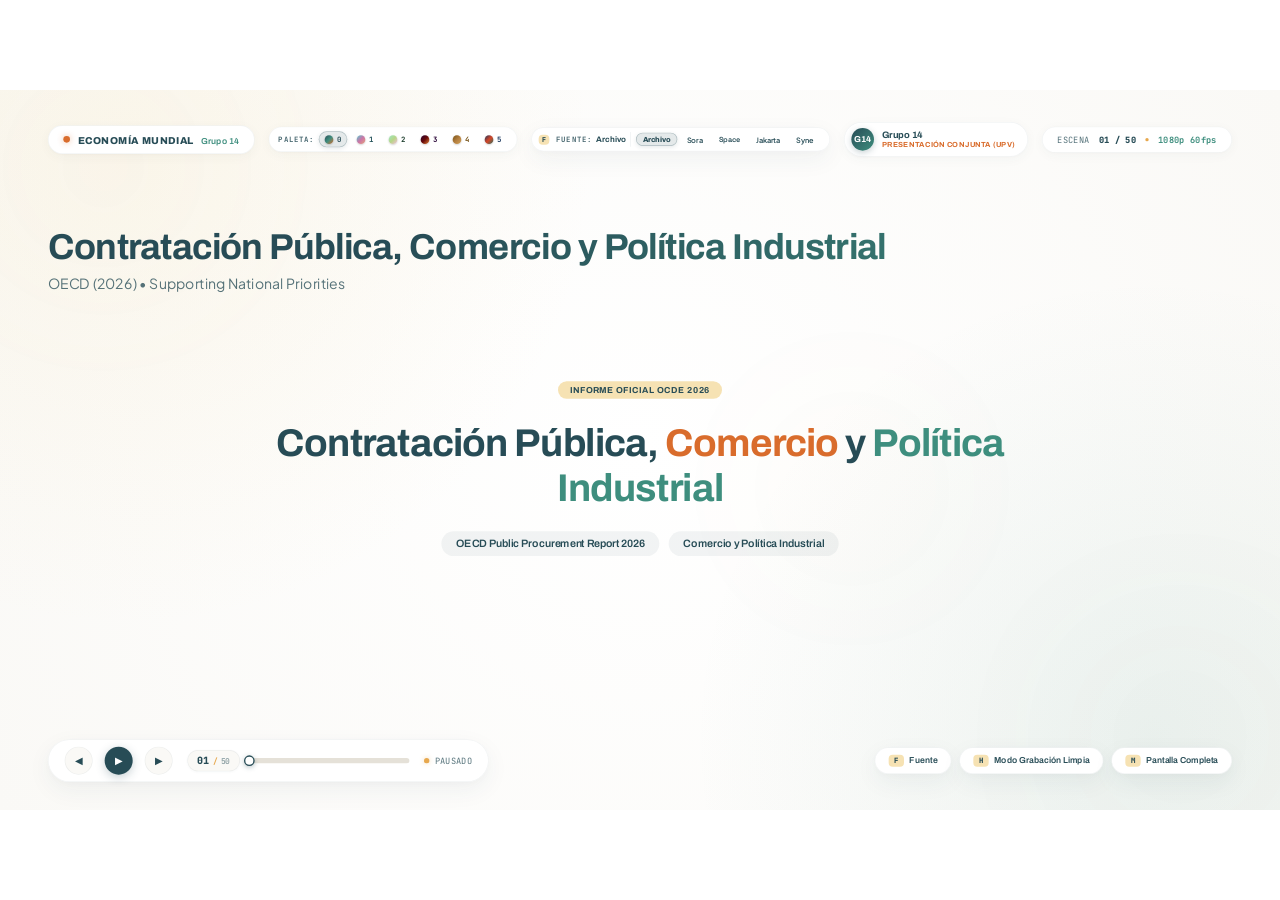
<file: index.html>
<!DOCTYPE html>
<html lang="es" data-font="0">
<head>
  <meta charset="UTF-8">
  <meta name="viewport" content="width=device-width, initial-scale=1.0">
  <title>Grupo 14 • Contratación Pública y Comercio Internacional (OECD 2026)</title>

  <!-- Google Fonts: Sora, Space Grotesk, Archivo, Plus Jakarta Sans, JetBrains Mono, Syne, Outfit -->
  <link rel="preconnect" href="https://fonts.googleapis.com">
  <link rel="preconnect" href="https://fonts.gstatic.com" crossorigin>
  <link href="https://fonts.googleapis.com/css2?family=Archivo:wght@400;500;600;700;800;900&family=JetBrains+Mono:wght@500;700&family=Outfit:wght@300;400;500;600;700;800;900&family=Plus+Jakarta+Sans:wght@400;500;600;700;800&family=Sora:wght@400;500;600;700;800&family=Space+Grotesk:wght@400;500;600;700&family=Syne:wght@600;700;800;900&display=swap" rel="stylesheet">

  <style>
/* ==========================================================================
   THEME.CSS - DESIGN TOKENS & VISUAL FOUNDATIONS (RETRO-MINIMALIST LIGHT THEME)
   Grupo 14: Economía Mundial | OECD 2026 Presentation Engine
   Estilo editorial vintage, minimalista, fondo blanco, ultra-redondeado, alta legibilidad.
   ========================================================================== */

@import url('https://fonts.googleapis.com/css2?family=Archivo:wght@500;600;700;800&family=JetBrains+Mono:wght@500;700&family=Outfit:wght@400;500;600;700&family=Plus+Jakarta+Sans:wght@400;500;600;700;800&family=Sora:wght@400;600;700;800&family=Space+Grotesk:wght@500;600;700&family=Syne:wght@700;800&display=swap');

:root,
[data-palette="0"] {
  /* ==========================================================================
     PALETA 0: RETRO VINTAGE (ORIGINAL RECONOCIBLE)
     ========================================================================== */
  --color-primary: #274C56;
  --color-primary-rgb: 39, 76, 86;
  --color-secondary: #3E8E7E;
  --color-secondary-rgb: 62, 142, 126;
  --color-accent-1: #D96C2C;
  --color-accent-1-rgb: 217, 108, 44;
  --color-accent-2: #E7A84E;
  --color-accent-2-rgb: 231, 168, 78;
  --color-surface-tint: #F6E2B3;
  --color-surface-tint-rgb: 246, 226, 179;

  --ambient-orb-1: rgba(246, 226, 179, 0.20);
  --ambient-orb-2: rgba(62, 142, 126, 0.25);
  --ambient-orb-3: rgba(231, 168, 78, 0.20);
}

[data-palette="1"] {
  /* ==========================================================================
     PALETA 1: PASTEL RETRO / TROPICAL SORBET
     #57C7D0, #69D9D1, #CDB960, #E5A37A, #CC75A7 (Ancla oscura #225159 sobre blanco)
     ========================================================================== */
  --color-primary: #225159;
  --color-primary-rgb: 34, 81, 89;
  --color-secondary: #57C7D0;
  --color-secondary-rgb: 87, 199, 208;
  --color-accent-1: #CC75A7;
  --color-accent-1-rgb: 204, 117, 167;
  --color-accent-2: #E5A37A;
  --color-accent-2-rgb: 229, 163, 122;
  --color-surface-tint: #CDB960;
  --color-surface-tint-rgb: 205, 185, 96;

  --ambient-orb-1: rgba(205, 185, 96, 0.22);
  --ambient-orb-2: rgba(87, 199, 208, 0.25);
  --ambient-orb-3: rgba(204, 117, 167, 0.18);
}

[data-palette="2"] {
  /* ==========================================================================
     PALETA 2: SPRING MEADOW / MATCHA & SAKURA
     #9DE7C4, #C8F0B8, #B7D687, #E6D992, #F6BCDC (Ancla oscura #1E3F2E sobre blanco)
     ========================================================================== */
  --color-primary: #1E3F2E;
  --color-primary-rgb: 30, 63, 46;
  --color-secondary: #3E7A4A;
  --color-secondary-rgb: 62, 122, 74;
  --color-accent-1: #C44C7C;
  --color-accent-1-rgb: 196, 76, 124;
  --color-accent-2: #947E24;
  --color-accent-2-rgb: 148, 126, 36;
  --color-surface-tint: #C8F0B8;
  --color-surface-tint-rgb: 200, 240, 184;

  --ambient-orb-1: rgba(200, 240, 184, 0.28);
  --ambient-orb-2: rgba(157, 231, 196, 0.25);
  --ambient-orb-3: rgba(246, 188, 220, 0.22);
}

[data-palette="3"] {
  /* ==========================================================================
     PALETA 3: AUTUMN PLUM / TERRACOTA A CIRUELA INTENSO
     #E18338, #C66624, #973816, #6A0A08, #250033 (Ciruela para texto, óxidos para números)
     ========================================================================== */
  --color-primary: #250033;
  --color-primary-rgb: 37, 0, 51;
  --color-secondary: #973816;
  --color-secondary-rgb: 151, 56, 22;
  --color-accent-1: #C66624;
  --color-accent-1-rgb: 198, 102, 36;
  --color-accent-2: #E18338;
  --color-accent-2-rgb: 225, 131, 56;
  --color-surface-tint: #F6E6DC;
  --color-surface-tint-rgb: 246, 230, 220;

  --ambient-orb-1: rgba(225, 131, 56, 0.22);
  --ambient-orb-2: rgba(198, 102, 36, 0.20);
  --ambient-orb-3: rgba(106, 10, 8, 0.16);
}

[data-palette="4"] {
  /* ==========================================================================
     PALETA 4: MONOCROMÁTICO CARAMELO & ÁMBAR
     #FCDDB0, #E3BD81, #D1A259, #B37E3E, #765317 (Café tostado texto, ocres datos)
     ========================================================================== */
  --color-primary: #765317;
  --color-primary-rgb: 118, 83, 23;
  --color-secondary: #B37E3E;
  --color-secondary-rgb: 179, 126, 62;
  --color-accent-1: #D1A259;
  --color-accent-1-rgb: 209, 162, 89;
  --color-accent-2: #E3BD81;
  --color-accent-2-rgb: 227, 189, 129;
  --color-surface-tint: #FCDDB0;
  --color-surface-tint-rgb: 252, 221, 176;

  --ambient-orb-1: rgba(252, 221, 176, 0.30);
  --ambient-orb-2: rgba(209, 162, 89, 0.22);
  --ambient-orb-3: rgba(179, 126, 62, 0.18);
}

[data-palette="5"] {
  /* ==========================================================================
     PALETA 5: SWISS EDITORIAL / NAVY & VERMILION
     #1A365D, #D64527, #E59834, #2A6F5B, #F6E2B3 (Navy texto, Bermellón y Azafrán)
     ========================================================================== */
  --color-primary: #1A365D;
  --color-primary-rgb: 26, 54, 93;
  --color-secondary: #2A6F5B;
  --color-secondary-rgb: 42, 111, 91;
  --color-accent-1: #D64527;
  --color-accent-1-rgb: 214, 69, 39;
  --color-accent-2: #E59834;
  --color-accent-2-rgb: 229, 152, 52;
  --color-surface-tint: #F6E2B3;
  --color-surface-tint-rgb: 246, 226, 179;

  --ambient-orb-1: rgba(246, 226, 179, 0.24);
  --ambient-orb-2: rgba(42, 111, 91, 0.22);
  --ambient-orb-3: rgba(214, 69, 39, 0.16);
}

:root {
  /* Aliases retrocompatibles para sincronía total */
  --color-sand: var(--color-surface-tint);
  --color-mustard: var(--color-accent-2);
  --color-terracotta: var(--color-accent-1);
  --color-sage: var(--color-secondary);
  --color-petroleum: var(--color-primary);
  --color-white: #FFFFFF;
  --color-offwhite: #FAF9F6;

  /* --- FONDOS Y SUPERFICIES (TEMA CLARO ULTRA-MINIMALISTA SIN RECUADROS) --- */
  --bg-deep: #FFFFFF;
  --bg-canvas: #FFFFFF;
  --bg-stage: #FFFFFF;
  --bg-surface-0: #FFFFFF;
  --bg-surface-1: #FAF9F6;
  --bg-surface-2: #F1EFEA;
  --bg-surface-3: #E5E1D8;
  --bg-surface-hover: #DCD7CD;
  --bg-glass-card: transparent;
  --bg-glass-pill: rgba(255, 255, 255, 0.96);
  --bg-glass-hud: rgba(255, 255, 255, 0.98);

  /* --- MAPEO DE ACENTOS RETRO-MINIMALISTAS ADAPTATIVOS --- */
  --accent-indigo: var(--color-primary);
  --accent-indigo-light: var(--color-secondary);
  --accent-indigo-glow: rgba(var(--color-primary-rgb), 0.10);

  --accent-mint: var(--color-secondary);
  --accent-mint-light: var(--color-secondary);
  --accent-mint-glow: rgba(var(--color-secondary-rgb), 0.14);

  --accent-amber: var(--color-accent-2);
  --accent-amber-light: var(--color-accent-2);
  --accent-amber-glow: rgba(var(--color-accent-2-rgb), 0.16);

  --accent-cyan: var(--color-secondary);
  --accent-cyan-light: var(--color-primary);
  --accent-cyan-glow: rgba(var(--color-secondary-rgb), 0.12);

  --accent-rose: var(--color-accent-1);
  --accent-rose-light: var(--color-accent-1);
  --accent-rose-glow: rgba(var(--color-accent-1-rgb), 0.14);

  --accent-purple: var(--color-primary);
  --accent-purple-light: var(--color-secondary);
  --accent-purple-glow: rgba(var(--color-primary-rgb), 0.10);

  /* --- TEXTO Y CONTRASTE EDITORIAL ADAPTATIVO --- */
  --text-primary: var(--color-primary);
  --text-secondary: rgba(var(--color-primary-rgb), 0.78);
  --text-muted: rgba(var(--color-primary-rgb), 0.52);
  --text-inverse: #FFFFFF;

  /* --- LÍNEAS EDITORIALES SUTILES ADAPTATIVAS --- */
  --border-subtle: rgba(var(--color-primary-rgb), 0.08);
  --border-card: rgba(var(--color-primary-rgb), 0.06);

  /* --- TIPOGRAFÍAS MODERNAS, ANCHAS Y ULTRA-LEGIBLES --- */
  --font-display: 'Archivo', sans-serif;
  --font-body: 'Plus Jakarta Sans', 'Outfit', sans-serif;
  --font-ui: 'Archivo', 'Plus Jakarta Sans', sans-serif;
  --font-mono: 'JetBrains Mono', monospace;

  /* --- PESOS Y TRACKING --- */
  --weight-regular: 400;
  --weight-medium: 500;
  --weight-semibold: 600;
  --weight-bold: 700;
  --weight-extrabold: 800;
  --weight-black: 900;

  --tracking-tightest: -0.02em;
  --tracking-tight: -0.01em;
  --tracking-normal: 0em;
  --tracking-wide: 0.04em;
  --tracking-widest: 0.08em;

  /* --- RADIO DE ESQUINAS ULTRA-REDONDEADAS --- */
  --radius-xs: 14px;
  --radius-sm: 20px;
  --radius-md: 28px;
  --radius-lg: 34px;
  --radius-xl: 48px;
  --radius-pill: 9999px;

  /* --- SOMBRAS SUAVES Y CÁLIDAS EDITORIALES --- */
  --shadow-ambient-sm: 0 4px 18px rgba(var(--color-primary-rgb), 0.04), 0 1px 3px rgba(0, 0, 0, 0.02);
  --shadow-ambient-md: 0 12px 36px rgba(var(--color-primary-rgb), 0.06), 0 3px 10px rgba(0, 0, 0, 0.02);
  --shadow-ambient-lg: 0 24px 64px rgba(var(--color-primary-rgb), 0.08), 0 6px 18px rgba(0, 0, 0, 0.02);
  --shadow-card: 0 8px 24px rgba(var(--color-primary-rgb), 0.04);
  --shadow-glow-terracotta: 0 8px 24px rgba(var(--color-accent-1-rgb), 0.16);
  --shadow-glow-sage: 0 8px 24px rgba(var(--color-secondary-rgb), 0.16);
  --shadow-glow-mustard: 0 8px 24px rgba(var(--color-accent-2-rgb), 0.16);

  /* --- CURVAS DE ANIMACIÓN Y TIMING RÁPIDO PARA MICRO-ESCENAS --- */
  --ease-spring: cubic-bezier(0.16, 1, 0.3, 1);
  --ease-smooth: cubic-bezier(0.25, 0.1, 0.25, 1);
  --ease-in-out: cubic-bezier(0.4, 0, 0.2, 1);

  --duration-fast: 140ms;
  --duration-normal: 240ms;
  --duration-scene: 350ms;
  --duration-fade: 280ms; /* Fundido a negro dinámico de ~280ms para DaVinci */
}

/* ==========================================================================
   SELECTORES DE TIPOGRAFÍAS DINÁMICAS (DATA-FONT)
   Permite alternar sets tipográficos dinámicamente preservando alta legibilidad:
   0: Archivo (Grotesca suiza contundente - DEFAULT)
   1: Sora (Geométrica ancha & limpia)
   2: Space Grotesk (Editorial tech)
   3: Plus Jakarta Sans (Moderna y neutra)
   4: Syne (Display retro)
   ========================================================================== */
:root,
[data-font="0"] {
  --font-display: 'Archivo', sans-serif;
  --font-body: 'Plus Jakarta Sans', 'Outfit', sans-serif;
  --font-ui: 'Archivo', 'Plus Jakarta Sans', sans-serif;
  --font-mono: 'JetBrains Mono', monospace;
}

[data-font="1"] {
  --font-display: 'Sora', 'Plus Jakarta Sans', sans-serif;
  --font-body: 'Plus Jakarta Sans', 'Outfit', sans-serif;
  --font-ui: 'Plus Jakarta Sans', sans-serif;
  --font-mono: 'JetBrains Mono', monospace;
}

[data-font="2"] {
  --font-display: 'Space Grotesk', sans-serif;
  --font-body: 'Plus Jakarta Sans', sans-serif;
  --font-ui: 'Space Grotesk', sans-serif;
  --font-mono: 'JetBrains Mono', monospace;
}

[data-font="3"] {
  --font-display: 'Plus Jakarta Sans', sans-serif;
  --font-body: 'Plus Jakarta Sans', sans-serif;
  --font-ui: 'Plus Jakarta Sans', sans-serif;
  --font-mono: 'JetBrains Mono', monospace;
}

[data-font="4"] {
  --font-display: 'Syne', sans-serif;
  --font-body: 'Outfit', sans-serif;
  --font-ui: 'Plus Jakarta Sans', sans-serif;
  --font-mono: 'JetBrains Mono', monospace;
}

/* Reset y Reglas Base */
*, *::before, *::after {
  box-sizing: border-box;
  margin: 0;
  padding: 0;
  outline: none !important;
}

html, body {
  width: 100%;
  height: 100%;
  overflow: hidden;
  background-color: var(--bg-deep);
  color: var(--text-primary);
  font-family: var(--font-body);
  -webkit-font-smoothing: antialiased;
  -moz-osx-font-smoothing: grayscale;
  user-select: none;
}

/* Canvas del Reproductor 16:9 Nativo */
.player-viewport {
  position: relative;
  width: 100vw;
  height: 100vh;
  display: flex;
  align-items: center;
  justify-content: center;
  background-color: #FFFFFF;
  overflow: hidden;
}

.player-stage {
  position: relative;
  width: 1920px;
  height: 1080px;
  flex-shrink: 0;
  transform-origin: center center;
  aspect-ratio: 16 / 9;
  background-color: #FFFFFF;
  background-image: 
    radial-gradient(circle at 10% 10%, rgba(246, 226, 179, 0.20) 0%, transparent 35%),
    radial-gradient(circle at 90% 90%, rgba(62, 142, 126, 0.08) 0%, transparent 35%),
    radial-gradient(circle at 50% 50%, #FFFFFF 0%, #FAF9F6 100%);
  border-radius: 0px;
  overflow: hidden;
  box-shadow: none;
  display: flex;
  flex-direction: column;
  justify-content: space-between;
  padding: 48px 72px 42px 72px;
}

/* Orbes ambientales decorativos vintage suaves */
.ambient-orb {
  position: absolute;
  border-radius: 50%;
  filter: blur(140px);
  pointer-events: none;
  z-index: 0;
  opacity: 0.20;
  transition: all 1.8s var(--ease-spring);
}

.ambient-orb-1 {
  width: 550px;
  height: 550px;
  top: -160px;
  left: -120px;
  background: radial-gradient(circle, var(--ambient-orb-1, var(--color-sand)) 0%, transparent 70%);
}

.ambient-orb-2 {
  width: 500px;
  height: 500px;
  bottom: -140px;
  right: -100px;
  background: radial-gradient(circle, var(--ambient-orb-2, rgba(62, 142, 126, 0.25)) 0%, transparent 70%);
}

.ambient-orb-3 {
  width: 440px;
  height: 440px;
  top: 35%;
  right: 22%;
  background: radial-gradient(circle, var(--ambient-orb-3, rgba(231, 168, 78, 0.20)) 0%, transparent 70%);
  opacity: 0.18;
}

/* --- CLASES DE UTILIDAD CROMÁTICA EXACTA Y SEMÁNTICA DINÁMICA --- */
.color-sand { color: var(--color-sand) !important; }
.color-mustard { color: var(--color-mustard) !important; }
.color-terracotta { color: var(--color-terracotta) !important; }
.color-sage { color: var(--color-sage) !important; }
.color-petroleum { color: var(--color-petroleum) !important; }

.color-primary { color: var(--color-primary, var(--color-petroleum)) !important; }
.color-accent-1 { color: var(--color-accent-1, var(--color-sage)) !important; }
.color-accent-2 { color: var(--color-accent-2, var(--color-terracotta)) !important; }
.color-accent-3 { color: var(--color-accent-2, var(--color-mustard)) !important; }

.bg-sand { background-color: var(--color-sand) !important; }
.bg-mustard { background-color: var(--color-mustard) !important; }
.bg-terracotta { background-color: var(--color-terracotta) !important; }
.bg-sage { background-color: var(--color-sage) !important; }
.bg-petroleum { background-color: var(--color-petroleum) !important; }

.bg-primary { background-color: var(--color-primary, var(--color-petroleum)) !important; }
.bg-accent-1 { background-color: var(--color-accent-1, var(--color-sage)) !important; }
.bg-accent-2 { background-color: var(--color-accent-2, var(--color-terracotta)) !important; }

.border-sand { border-color: var(--color-sand) !important; }
.border-mustard { border-color: var(--color-mustard) !important; }
.border-terracotta { border-color: var(--color-terracotta) !important; }
.border-sage { border-color: var(--color-sage) !important; }
.border-petroleum { border-color: var(--color-petroleum) !important; }

.border-primary { border-color: var(--color-primary, var(--color-petroleum)) !important; }
.border-accent-1 { border-color: var(--color-accent-1, var(--color-sage)) !important; }
.border-accent-2 { border-color: var(--color-accent-2, var(--color-terracotta)) !important; }

/* Resaltado editorial dinámico sin cajas ni recuadros blancos */
.accent-highlight {
  color: var(--color-terracotta) !important;
  background: transparent !important;
}

.micro-pill-point {
  display: flex;
  align-items: center;
  gap: 12px;
  padding: 10px 22px;
  background: rgba(var(--color-primary-rgb), 0.06) !important;
  border: none !important;
  border-radius: var(--radius-pill);
  font-family: var(--font-ui);
  font-size: 18px;
  font-weight: 700;
  color: var(--color-primary) !important;
  box-shadow: none !important;
}

/* Transición suave entre paletas cromáticas */
body, .player-stage, .scene-title-large, .stat-badge, .pill-tag {
  transition: color 0.3s ease, background-color 0.3s ease, border-color 0.3s ease;
}

/* ==========================================================================
   SELECTOR VISUAL DE PALETAS CROMÁTICAS EN HUD Y NOTIFICACIÓN TOAST
   ========================================================================== */
.palette-picker-pill {
  display: flex;
  align-items: center;
  gap: 8px;
  padding: 6px 14px 6px 10px;
  background: var(--bg-glass-hud);
  border: 1px solid var(--border-card);
  border-radius: var(--radius-pill);
  box-shadow: var(--shadow-ambient-md);
  transition: all 0.25s var(--ease-spring);
}

.palette-picker-pill:hover {
  background: var(--bg-surface-1);
}

.palette-picker-label-btn {
  display: flex;
  align-items: center;
  gap: 8px;
  background: transparent;
  border: none;
  cursor: pointer;
  padding: 0;
  font-family: var(--font-ui);
  font-size: 13px;
  font-weight: var(--weight-semibold);
  color: var(--color-primary);
  transition: color 0.2s ease;
}

.palette-picker-label-btn:hover {
  color: var(--color-accent-1);
}

.palette-name-display {
  white-space: nowrap;
  max-width: 140px;
  overflow: hidden;
  text-overflow: ellipsis;
}

.palette-swatches-strip {
  display: flex;
  align-items: center;
  gap: 6px;
  padding-left: 8px;
  border-left: 1px solid var(--border-subtle);
}

.palette-swatch-btn {
  width: 22px;
  height: 22px;
  border-radius: 50%;
  border: 2px solid transparent;
  padding: 1px;
  background: transparent;
  cursor: pointer;
  display: flex;
  align-items: center;
  justify-content: center;
  transition: transform 0.2s var(--ease-spring), border-color 0.2s ease, box-shadow 0.2s ease;
}

.palette-swatch-btn:hover {
  transform: scale(1.22);
}

.palette-swatch-btn.active {
  border-color: var(--color-primary);
  transform: scale(1.15);
  box-shadow: 0 0 0 1px rgba(255, 255, 255, 0.9), 0 2px 6px rgba(0, 0, 0, 0.15);
}

.swatch-preview {
  width: 14px;
  height: 14px;
  border-radius: 50%;
  display: block;
  pointer-events: none;
  box-shadow: inset 0 0 1px rgba(0, 0, 0, 0.2);
}

/* Toast Flotante Discreto para Notificación de Paleta (Tecla P) */
.palette-toast {
  position: absolute;
  top: 96px;
  left: 50%;
  transform: translateX(-50%) translateY(-14px);
  display: flex;
  align-items: center;
  gap: 10px;
  padding: 8px 18px;
  background: rgba(255, 255, 255, 0.96);
  border: 1px solid var(--border-card);
  border-radius: var(--radius-pill);
  box-shadow: 0 10px 30px rgba(0, 0, 0, 0.08), 0 2px 6px rgba(0, 0, 0, 0.04);
  backdrop-filter: blur(12px);
  -webkit-backdrop-filter: blur(12px);
  z-index: 1000;
  opacity: 0;
  pointer-events: none;
  transition: opacity 0.28s var(--ease-spring), transform 0.28s var(--ease-spring);
}

.palette-toast.show {
  opacity: 1;
  transform: translateX(-50%) translateY(0);
}

.palette-toast-badge {
  display: inline-flex;
  align-items: center;
  justify-content: center;
  padding: 3px 8px;
  background: var(--color-sand);
  color: var(--color-primary);
  font-family: var(--font-mono);
  font-size: 11px;
  font-weight: 800;
  border-radius: 6px;
  letter-spacing: 0.06em;
}

.palette-toast-name {
  font-family: var(--font-ui);
  font-size: 14px;
  font-weight: 700;
  color: var(--color-primary);
}

/* ==========================================================================
   SELECTOR VISUAL DE FUENTES EN HUD Y NOTIFICACIÓN TOAST (TECLA F)
   ========================================================================== */
.font-picker-pill {
  display: flex;
  align-items: center;
  gap: 6px;
  padding: 6px 14px 6px 10px;
  background: var(--bg-glass-hud);
  border: 1px solid var(--border-card);
  border-radius: var(--radius-pill);
  box-shadow: var(--shadow-ambient-md);
  transition: all 0.25s var(--ease-spring);
}

.font-picker-pill:hover {
  background: var(--bg-surface-1);
}

.font-picker-label-btn {
  display: flex;
  align-items: center;
  gap: 6px;
  background: transparent;
  border: none;
  cursor: pointer;
  padding: 0;
  color: var(--color-primary);
  font-family: var(--font-ui);
  font-size: 13px;
  font-weight: var(--weight-bold);
  transition: color 0.2s ease;
}

.font-picker-label-btn:hover {
  color: var(--color-accent-1);
}

.font-picker-label {
  font-family: var(--font-mono);
  font-weight: var(--weight-bold);
  letter-spacing: 0.06em;
  font-size: 11px;
  color: var(--color-primary);
  opacity: 0.85;
}

.font-name-display {
  font-family: var(--font-ui);
  font-weight: 700;
  font-size: 12px;
  color: var(--color-primary);
}

.font-presets-strip {
  display: flex;
  align-items: center;
  gap: 4px;
  padding-left: 8px;
  border-left: 1px solid var(--border-subtle);
}

.font-pill-btn {
  display: inline-flex;
  align-items: center;
  justify-content: center;
  padding: 3px 9px;
  border-radius: var(--radius-pill);
  border: 1px solid transparent;
  background: transparent;
  cursor: pointer;
  font-family: var(--font-ui);
  font-size: 11px;
  font-weight: 600;
  color: var(--color-primary);
  transition: all 0.2s var(--ease-spring);
}

.font-pill-btn:hover {
  background: rgba(var(--color-primary-rgb), 0.08);
  transform: translateY(-1px);
}

.font-pill-btn.active {
  background: rgba(var(--color-primary-rgb), 0.12);
  border-color: rgba(var(--color-primary-rgb), 0.28);
  font-weight: 800;
  box-shadow: 0 2px 6px rgba(var(--color-primary-rgb), 0.12);
}

/* Toast Flotante Discreto para Notificación de Fuente (Tecla F) */
.font-toast {
  position: absolute;
  top: 96px;
  left: 50%;
  transform: translateX(-50%) translateY(-14px);
  display: flex;
  align-items: center;
  gap: 10px;
  padding: 8px 18px;
  background: rgba(255, 255, 255, 0.96);
  border: 1px solid var(--border-card);
  border-radius: var(--radius-pill);
  box-shadow: 0 10px 30px rgba(0, 0, 0, 0.08), 0 2px 6px rgba(0, 0, 0, 0.04);
  backdrop-filter: blur(12px);
  -webkit-backdrop-filter: blur(12px);
  z-index: 1000;
  opacity: 0;
  pointer-events: none;
  transition: opacity 0.28s var(--ease-spring), transform 0.28s var(--ease-spring);
}

.font-toast.show {
  opacity: 1;
  transform: translateX(-50%) translateY(0);
}

.font-toast-badge {
  display: inline-flex;
  align-items: center;
  justify-content: center;
  padding: 3px 8px;
  background: var(--color-sand);
  color: var(--color-primary);
  font-family: var(--font-mono);
  font-size: 11px;
  font-weight: 800;
  border-radius: 6px;
  letter-spacing: 0.06em;
}

.font-toast-name {
  font-family: var(--font-ui);
  font-size: 14px;
  font-weight: 700;
  color: var(--color-primary);
}

.font-toast-desc {
  font-family: var(--font-ui);
  font-size: 12px;
  font-weight: 500;
  color: var(--text-secondary);
  opacity: 0.85;
}

/* ==========================================================================
   MOTION.CSS - ANIMATION ENGINE & TRANSITIONS (RETRO-MINIMALIST LIGHT THEME)
   Fluid cubic-bezier(0.16, 1, 0.3, 1), Staggered Entrances, Fade to Black,
   Floating Cards, Pulsing Badges, Dynamic Chart Bars.
   ========================================================================== */

/* --- OVERLAY DE TRANSICIÓN LIMPIA (FONDO BLANCO PURO / CLEAN BACKGROUND) --- */
.blackout-curtain {
  position: absolute;
  inset: 0;
  background-color: var(--bg-stage, #FFFFFF);
  opacity: 0;
  pointer-events: none;
  z-index: 9999;
  /* Transición suave hacia el fondo blanco puro */
  transition: opacity 300ms cubic-bezier(0.25, 0.1, 0.25, 1);
}

.blackout-curtain.active {
  opacity: 1;
  pointer-events: auto;
}

/* --- CONTENEDOR DE ESCENAS --- */
.scene-container {
  position: relative;
  width: 100%;
  flex: 1;
  display: flex;
  flex-direction: column;
  justify-content: center;
  z-index: 10;
  perspective: 1200px;
}

.scene-slide {
  position: absolute;
  inset: 0;
  display: flex;
  flex-direction: column;
  justify-content: space-between;
  opacity: 0;
  pointer-events: none;
  transform: translateY(14px) scale(0.992);
  transition: opacity 0.35s var(--ease-spring),
              transform 0.35s var(--ease-spring);
}

.scene-slide.active {
  opacity: 1;
  pointer-events: auto;
  transform: translateY(0) scale(1);
}

.scene-slide.exiting {
  opacity: 0;
  pointer-events: none;
  transform: translateY(-12px) scale(0.992);
  transition: opacity 0.25s cubic-bezier(0.4, 0, 0.6, 1),
              transform 0.25s cubic-bezier(0.4, 0, 0.6, 1);
}

/* --- ANIMACIONES DE ENTRADA SUAVE Y FLUIDA PARA CADA DIAPO --- */
@keyframes cleanEntrance {
  0% {
    opacity: 0;
    transform: translateY(20px) scale(0.985);
  }
  100% {
    opacity: 1;
    transform: translateY(0) scale(1);
  }
}

.stagger-in {
  opacity: 1;
  animation: cleanEntrance 0.55s cubic-bezier(0.16, 1, 0.3, 1) both;
}

/* Delays escalonados armónicos */
.delay-1 { animation-delay: 40ms; }
.delay-2 { animation-delay: 110ms; }
.delay-3 { animation-delay: 180ms; }
.delay-4 { animation-delay: 260ms; }
.delay-5 { animation-delay: 340ms; }
.delay-6 { animation-delay: 420ms; }
.delay-7 { animation-delay: 500ms; }
.delay-8 { animation-delay: 580ms; }

/* Cascada de animación suave para elementos hijos de cada diapo */
.micro-stage-center > * {
  animation: cleanEntrance 0.52s cubic-bezier(0.16, 1, 0.3, 1) 80ms both;
}

.micro-contrast-grid > *:nth-child(1) {
  animation: cleanEntrance 0.52s cubic-bezier(0.16, 1, 0.3, 1) 80ms both;
}
.micro-contrast-grid > *:nth-child(2) {
  animation: cleanEntrance 0.52s cubic-bezier(0.16, 1, 0.3, 1) 160ms both;
}
.micro-contrast-grid > *:nth-child(3) {
  animation: cleanEntrance 0.52s cubic-bezier(0.16, 1, 0.3, 1) 240ms both;
}

.micro-chart-bars > *:nth-child(1) {
  animation: cleanEntrance 0.48s cubic-bezier(0.16, 1, 0.3, 1) 60ms both;
}
.micro-chart-bars > *:nth-child(2) {
  animation: cleanEntrance 0.48s cubic-bezier(0.16, 1, 0.3, 1) 130ms both;
}
.micro-chart-bars > *:nth-child(3) {
  animation: cleanEntrance 0.48s cubic-bezier(0.16, 1, 0.3, 1) 200ms both;
}
.micro-chart-bars > *:nth-child(4) {
  animation: cleanEntrance 0.48s cubic-bezier(0.16, 1, 0.3, 1) 270ms both;
}

.micro-type-e-grid > *:nth-child(1) {
  animation: cleanEntrance 0.52s cubic-bezier(0.16, 1, 0.3, 1) 80ms both;
}
.micro-type-e-grid > *:nth-child(2) {
  animation: cleanEntrance 0.52s cubic-bezier(0.16, 1, 0.3, 1) 180ms both;
}

.micro-points-container .micro-pill-point:nth-child(1) {
  animation: cleanEntrance 0.48s cubic-bezier(0.16, 1, 0.3, 1) 120ms both;
}
.micro-points-container .micro-pill-point:nth-child(2) {
  animation: cleanEntrance 0.48s cubic-bezier(0.16, 1, 0.3, 1) 200ms both;
}
.micro-points-container .micro-pill-point:nth-child(3) {
  animation: cleanEntrance 0.48s cubic-bezier(0.16, 1, 0.3, 1) 280ms both;
}

/* --- FLOTACIÓN SUAVE RETRO (FLOATING CARDS) --- */
@keyframes softFloat {
  0%, 100% {
    transform: translateY(0px);
  }
  50% {
    transform: translateY(-6px);
  }
}

.float-subtle {
  animation: softFloat 7s ease-in-out infinite;
}

.float-delayed {
  animation: softFloat 7s ease-in-out 3.5s infinite;
}

/* --- PULSACIÓN SUTIL EDITORIAL --- */
@keyframes pulseGlowVintage {
  0%, 100% {
    box-shadow: 0 0 0 0 rgba(62, 142, 126, 0.25);
  }
  50% {
    box-shadow: 0 0 0 8px rgba(62, 142, 126, 0);
  }
}

.pulse-badge {
  animation: pulseGlowVintage 3s infinite var(--ease-smooth);
}

/* --- BARRAS DE PROGRESO DE DATOS (GRÁFICAS) --- */
.animated-bar {
  position: relative;
  height: 100%;
  border-radius: var(--radius-pill);
  width: 0%;
  transition: width 0.65s var(--ease-spring);
}

.scene-slide.active .animated-bar {
  width: var(--target-width, 100%);
}

/* --- NÚMEROS INCREMENTALES DINÁMICOS --- */
.counter-val {
  display: inline-block;
  font-variant-numeric: tabular-nums;
  font-feature-settings: "tnum";
}

/* --- ELIMINACIÓN DE SUBTÍTULOS KINÉTICOS Y BARRA DE PROGRESO --- */
.kinetic-caption-bar,
.scene-progress-bar,
.kinetic-text,
.scene-progress-fill {
  display: none !important;
  opacity: 0 !important;
  visibility: hidden !important;
  pointer-events: none !important;
  height: 0 !important;
  width: 0 !important;
  margin: 0 !important;
  padding: 0 !important;
  border: none !important;
  overflow: hidden !important;
}

/* --- OCULTAR INTERFAZ EN MODO GRABACIÓN LIMPIA (TECLA H) --- */
.recording-clean-mode .hud-top,
.recording-clean-mode .hud-bottom,
.recording-clean-mode .hud-hints {
  opacity: 0 !important;
  pointer-events: none !important;
  transform: translateY(20px) !important;
  transition: opacity 0.35s var(--ease-smooth),
              transform 0.35s var(--ease-smooth) !important;
}

.recording-clean-mode {
  cursor: none !important;
}

/* ==========================================================================
   COMPONENTS.CSS - RETRO-MINIMALIST LIGHT THEME COMPONENTS & HUD
   Grupo 14: Economía Mundial (UPV) | OECD 2026 Presentation Engine
   Fondo blanco, paleta vintage exacta, líneas editoriales ultrafinas, ultra-redondeado.
   ========================================================================== */

/* --- BARRA SUPERIOR HUD (TOP HEADER) --- */
.hud-top {
  position: relative;
  width: 100%;
  display: flex;
  align-items: center;
  justify-content: space-between;
  z-index: 50;
  transition: opacity 0.35s var(--ease-smooth), transform 0.35s var(--ease-smooth);
}

.brand-pill {
  display: flex;
  align-items: center;
  gap: 12px;
  padding: 10px 22px;
  background: var(--bg-glass-pill);
  border: 1px solid var(--border-card);
  border-radius: var(--radius-pill);
  box-shadow: var(--shadow-ambient-sm);
}

.brand-dot {
  width: 10px;
  height: 10px;
  border-radius: 50%;
  background: var(--color-terracotta);
  box-shadow: 0 0 10px rgba(217, 108, 44, 0.45);
}

.brand-title {
  font-family: var(--font-display);
  font-weight: var(--weight-extrabold);
  font-size: 15px;
  letter-spacing: var(--tracking-wide);
  text-transform: uppercase;
  color: var(--color-petroleum);
}

.brand-subtitle {
  font-family: var(--font-ui);
  font-size: 13px;
  font-weight: var(--weight-semibold);
  color: var(--color-sage);
}

/* --- SELECTOR DE PALETAS EN EL HUD SUPERIOR --- */
.palette-picker-pill {
  display: flex;
  align-items: center;
  gap: 5px;
  padding: 6px 14px;
  background: var(--bg-glass-pill);
  border: 1px solid var(--border-card);
  border-radius: var(--radius-pill);
  box-shadow: var(--shadow-ambient-sm);
  font-family: var(--font-mono);
  font-size: 12px;
  color: var(--text-secondary);
}

.palette-picker-label {
  font-weight: var(--weight-bold);
  letter-spacing: 0.06em;
  font-size: 11px;
  margin-right: 2px;
  color: var(--color-primary);
  opacity: 0.85;
}

.palette-pill-btn {
  display: flex;
  align-items: center;
  gap: 5px;
  padding: 4px 8px;
  border-radius: var(--radius-pill);
  border: 1px solid transparent;
  background: transparent;
  cursor: pointer;
  font-family: var(--font-mono);
  font-size: 11px;
  font-weight: 700;
  color: var(--color-primary);
  transition: all 0.2s var(--ease-spring);
}

.palette-pill-btn:hover {
  background: rgba(var(--color-primary-rgb), 0.08);
  transform: translateY(-1px);
}

.palette-pill-btn.active {
  background: rgba(var(--color-primary-rgb), 0.12);
  border-color: rgba(var(--color-primary-rgb), 0.28);
  box-shadow: 0 2px 6px rgba(var(--color-primary-rgb), 0.12);
}

.palette-dot-preview {
  width: 13px;
  height: 13px;
  border-radius: 50%;
  box-shadow: 0 1px 3px rgba(0,0,0,0.2);
  display: inline-block;
  flex-shrink: 0;
}

/* Presenter Speaker Pill */
.speaker-pill {
  display: flex;
  align-items: center;
  gap: 12px;
  padding: 8px 18px 8px 10px;
  background: var(--bg-glass-pill);
  border: 1px solid var(--border-card);
  border-radius: var(--radius-pill);
  box-shadow: var(--shadow-ambient-sm);
  transition: all 0.3s var(--ease-spring);
}

.speaker-avatar {
  width: 34px;
  height: 34px;
  border-radius: 50%;
  background: linear-gradient(135deg, var(--color-petroleum), var(--color-sage));
  display: flex;
  align-items: center;
  justify-content: center;
  font-family: var(--font-display);
  font-weight: var(--weight-bold);
  font-size: 13px;
  color: #ffffff;
  box-shadow: 0 3px 10px rgba(39, 76, 86, 0.25);
}

.speaker-info {
  display: flex;
  flex-direction: column;
}

.speaker-name {
  font-family: var(--font-ui);
  font-size: 14px;
  font-weight: var(--weight-bold);
  color: var(--color-petroleum);
  line-height: 1.2;
}

.speaker-role {
  font-family: var(--font-ui);
  font-size: 11px;
  font-weight: var(--weight-bold);
  color: var(--color-terracotta);
  letter-spacing: 0.05em;
  text-transform: uppercase;
}

/* Metadata / Scene Counter Pill */
.scene-meta-pill {
  display: flex;
  align-items: center;
  gap: 14px;
  padding: 10px 22px;
  background: var(--bg-glass-pill);
  border: 1px solid var(--border-card);
  border-radius: var(--radius-pill);
  font-family: var(--font-mono);
  font-size: 13px;
  color: var(--text-secondary);
  box-shadow: var(--shadow-ambient-sm);
}

.meta-scene-num {
  font-weight: var(--weight-extrabold);
  color: var(--color-petroleum);
}

.meta-divider {
  width: 5px;
  height: 5px;
  border-radius: 50%;
  background: var(--color-mustard);
}

/* --- TIPOGRAFÍA Y TÍTULOS EDITORIALES RETRO-MINIMALISTAS --- */
.scene-header {
  margin-bottom: 22px;
}

.scene-badge-category {
  display: inline-flex;
  align-items: center;
  gap: 8px;
  padding: 6px 18px;
  background: var(--color-sand);
  border-radius: var(--radius-pill);
  font-family: var(--font-ui);
  font-size: 12px;
  font-weight: var(--weight-extrabold);
  letter-spacing: var(--tracking-widest);
  text-transform: uppercase;
  color: var(--color-petroleum);
  margin-bottom: 14px;
}

.micro-title,
.scene-title-large {
  font-family: var(--font-display);
  font-size: 54px;
  font-weight: 700;
  line-height: 1.10;
  letter-spacing: -0.02em;
  color: var(--color-primary);
}

/* Gradientes Tipográficos Sutiles y Legibles Adaptativos */
.text-gradient-indigo {
  background: linear-gradient(135deg, var(--color-primary) 30%, var(--color-secondary) 100%);
  -webkit-background-clip: text;
  -webkit-text-fill-color: transparent;
}

.text-gradient-mint {
  background: linear-gradient(135deg, var(--color-primary) 15%, var(--color-secondary) 100%);
  -webkit-background-clip: text;
  -webkit-text-fill-color: transparent;
}

.text-gradient-amber {
  background: linear-gradient(135deg, var(--color-accent-1) 10%, var(--color-accent-2) 100%);
  -webkit-background-clip: text;
  -webkit-text-fill-color: transparent;
}

.text-gradient-rose {
  background: linear-gradient(135deg, var(--color-accent-1) 20%, var(--color-secondary) 100%);
  -webkit-background-clip: text;
  -webkit-text-fill-color: transparent;
}

.scene-subtitle-lead {
  font-family: var(--font-body);
  font-size: 21px;
  font-weight: var(--weight-regular);
  color: var(--text-secondary);
  line-height: 1.48;
  margin-top: 10px;
  max-width: 1240px;
}

/* --- TARJETAS EDITORIALES LIMPIAS SIN RECUADRO --- */
.card-glass {
  background: transparent !important;
  border: none !important;
  border-radius: 0 !important;
  padding: 16px 0 !important;
  box-shadow: none !important;
  position: relative;
  overflow: visible !important;
  transition: transform 0.3s var(--ease-spring);
}

.card-glass:hover {
  transform: translateY(-2px);
  box-shadow: none !important;
}

/* Sin línea superior de recuadro */
.card-glass::before {
  display: none !important;
}

/* Normalización de colores para máxima legibilidad editorial */
.card-glass h3,
.card-glass h4,
.scene-container h2,
.scene-container h3,
.scene-container h4 {
  color: var(--color-petroleum) !important;
}

.card-glass p {
  color: var(--text-secondary);
}

/* Override de estilos inline heredados de texto blanco a texto oscuro petróleo */
[style*="color: #fff"],
[style*="color:#fff"] {
  color: var(--color-petroleum) !important;
}

[style*="background: rgba(255,255,255,0.03)"],
[style*="background: rgba(255, 255, 255, 0.03)"] {
  background: transparent !important;
  border: none !important;
  box-shadow: none !important;
}

[style*="background: rgba(244,63,94,0.08)"] {
  background: rgba(217, 108, 44, 0.08) !important;
  border: 1px solid rgba(217, 108, 44, 0.15) !important;
}

/* Grillas Modernas */
.grid-2 {
  display: grid;
  grid-template-columns: repeat(2, 1fr);
  gap: 28px;
}

.grid-3 {
  display: grid;
  grid-template-columns: repeat(3, 1fr);
  gap: 24px;
}

.grid-hero-sidebar {
  display: grid;
  grid-template-columns: 1.4fr 1fr;
  gap: 28px;
}

/* Tarjeta Métrica Hero Gigante */
.metric-hero {
  display: flex;
  flex-direction: column;
  justify-content: space-between;
  min-height: 240px;
  background: transparent !important;
  border: none !important;
  box-shadow: none !important;
}

.metric-number-wrapper {
  display: flex;
  align-items: baseline;
  gap: 12px;
}

.metric-giant-number,
.micro-giant-number {
  font-family: var(--font-display);
  font-size: 92px;
  font-weight: 800;
  letter-spacing: -0.02em;
  line-height: 0.95;
  color: var(--color-petroleum);
}

.metric-unit {
  font-family: var(--font-display);
  font-size: 38px;
  font-weight: var(--weight-bold);
  color: var(--color-sage);
}

.metric-badge-trend {
  display: inline-flex;
  align-items: center;
  gap: 6px;
  padding: 6px 16px;
  border-radius: var(--radius-pill);
  font-family: var(--font-ui);
  font-size: 13px;
  font-weight: var(--weight-bold);
  margin-top: 14px;
}

.trend-up {
  background: rgba(62, 142, 126, 0.14);
  color: var(--color-sage);
}

.trend-down {
  background: rgba(217, 108, 44, 0.14);
  color: var(--color-terracotta);
}

.trend-warning {
  background: rgba(231, 168, 78, 0.18);
  color: #B87B22;
}

.metric-desc {
  font-family: var(--font-body);
  font-size: 16px;
  color: var(--text-secondary);
  line-height: 1.45;
  margin-top: 16px;
}

/* Tarjeta Comparativa (Directa vs Indirecta / Abierta vs Protegida) */
.comparison-pill {
  display: inline-block;
  padding: 6px 16px;
  border-radius: var(--radius-pill);
  font-family: var(--font-ui);
  font-size: 13px;
  font-weight: var(--weight-bold);
  text-transform: uppercase;
  letter-spacing: var(--tracking-wide);
  margin-bottom: 18px;
}

.badge-direct {
  background: rgba(217, 108, 44, 0.15);
  color: var(--color-terracotta);
}

.badge-indirect {
  background: rgba(231, 168, 78, 0.18);
  color: #B87B22;
}

.badge-open {
  background: rgba(62, 142, 126, 0.15);
  color: var(--color-sage);
}

.badge-global {
  background: rgba(39, 76, 86, 0.12);
  color: var(--color-petroleum);
}

.feature-list {
  list-style: none;
  display: flex;
  flex-direction: column;
  gap: 16px;
  margin-top: 12px;
}

.feature-item {
  display: flex;
  align-items: flex-start;
  gap: 14px;
}

.feature-icon-pill {
  width: 30px;
  height: 30px;
  flex-shrink: 0;
  border-radius: 50%;
  display: flex;
  align-items: center;
  justify-content: center;
  font-size: 13px;
  margin-top: 2px;
  background: var(--bg-surface-2);
  color: var(--color-petroleum);
}

.feature-content h4 {
  font-family: var(--font-ui);
  font-size: 17px;
  font-weight: var(--weight-bold);
  color: var(--color-petroleum);
  margin-bottom: 4px;
}

.feature-content p {
  font-family: var(--font-body);
  font-size: 15px;
  color: var(--text-secondary);
  line-height: 1.42;
}

/* Barra de Datos con Porcentaje y Animación */
.data-bar-row, .data-row {
  margin-bottom: 20px;
}

.data-bar-header {
  display: flex;
  justify-content: space-between;
  align-items: baseline;
  margin-bottom: 8px;
}

.data-bar-label, .data-label {
  font-family: var(--font-ui);
  font-size: 15px;
  font-weight: var(--weight-medium);
  color: var(--color-petroleum);
}

.data-bar-val, .data-value {
  font-family: var(--font-mono);
  font-size: 16px;
  font-weight: var(--weight-bold);
  color: var(--color-petroleum);
}

.data-bar-track, .bar-track {
  width: 100%;
  height: 12px;
  background: var(--bg-surface-2);
  border-radius: var(--radius-pill);
  overflow: hidden;
}

.bar-fill {
  height: 100%;
  border-radius: var(--radius-pill);
}

/* Pastilla de Cita Académica / Fuente Oficial */
.citation-pill {
  display: inline-flex;
  align-items: center;
  gap: 10px;
  padding: 8px 22px;
  background: var(--bg-surface-1);
  border: 1px solid var(--border-card);
  border-radius: var(--radius-pill);
  margin-top: 18px;
  font-family: var(--font-ui);
  font-size: 12px;
  color: var(--text-muted);
}

.citation-source {
  font-weight: var(--weight-bold);
  color: var(--color-petroleum);
}

/* --- BARRA INFERIOR HUD DE CONTROL Y GRABACIÓN --- */
.hud-bottom {
  position: relative;
  width: 100%;
  display: flex;
  align-items: center;
  justify-content: space-between;
  z-index: 50;
  margin-top: 20px;
  transition: opacity 0.35s var(--ease-smooth), transform 0.35s var(--ease-smooth);
}

.timeline-control-pill {
  display: flex;
  align-items: center;
  gap: 18px;
  padding: 10px 24px;
  background: var(--bg-glass-hud);
  border: 1px solid var(--border-card);
  border-radius: var(--radius-pill);
  box-shadow: var(--shadow-ambient-md);
}

.btn-icon-hud {
  background: var(--bg-surface-1);
  border: 1px solid var(--border-card);
  width: 42px;
  height: 42px;
  border-radius: 50%;
  display: flex;
  align-items: center;
  justify-content: center;
  color: var(--color-petroleum);
  font-size: 15px;
  cursor: pointer;
  transition: all 0.25s var(--ease-spring);
}

.btn-icon-hud:hover {
  background: var(--bg-surface-2);
  transform: scale(1.08);
}

.btn-icon-hud:active {
  transform: scale(0.95);
}

.btn-icon-hud.primary {
  background: var(--color-petroleum);
  color: #ffffff;
  border: none !important;
  box-shadow: 0 4px 14px rgba(39, 76, 86, 0.25);
}

.btn-icon-hud.primary:hover {
  background: var(--color-sage);
}

/* --- NAVEGADOR DE PASOS Y MINI-TRACK SCRUBBER (45-55 ESCENAS) --- */
.hud-scrubber-nav {
  display: flex;
  align-items: center;
  gap: 14px;
  padding: 0 4px;
}

.hud-step-indicator {
  display: flex;
  align-items: baseline;
  gap: 3px;
  font-family: var(--font-mono);
  font-size: 13px;
  font-weight: 800;
  background: var(--bg-surface-1);
  border: 1px solid var(--border-card);
  padding: 5px 14px;
  border-radius: var(--radius-pill);
  user-select: none;
  box-shadow: 0 1px 4px rgba(39, 76, 86, 0.04);
}

.hud-step-curr {
  font-size: 15px;
  font-weight: 900;
  color: var(--color-petroleum);
}

.hud-step-sep {
  font-size: 12px;
  color: var(--color-mustard);
  font-weight: 700;
  margin: 0 2px;
}

.hud-step-total {
  font-size: 12px;
  color: var(--text-muted);
  font-weight: 600;
}

.hud-scrubber-rail-wrapper {
  position: relative;
  width: 240px;
  height: 28px;
  display: flex;
  align-items: center;
  cursor: pointer;
  user-select: none;
}

.hud-scrubber-rail {
  position: relative;
  width: 100%;
  height: 8px;
  background: var(--bg-surface-3);
  border-radius: var(--radius-pill);
  overflow: visible;
  transition: height 0.18s var(--ease-spring);
}

.hud-scrubber-rail-wrapper:hover .hud-scrubber-rail {
  height: 10px;
}

.hud-scrubber-fill {
  position: absolute;
  left: 0;
  top: 0;
  bottom: 0;
  width: 0%;
  background: linear-gradient(90deg, var(--color-petroleum) 0%, var(--color-sage) 65%, var(--color-mustard) 100%);
  border-radius: var(--radius-pill);
  pointer-events: none;
  transition: width 0.12s ease-out;
}

.hud-scrubber-thumb {
  position: absolute;
  top: 50%;
  left: 0%;
  transform: translate(-50%, -50%);
  width: 16px;
  height: 16px;
  border-radius: 50%;
  background: #FFFFFF;
  border: 2.5px solid var(--color-petroleum);
  box-shadow: 0 2px 8px rgba(39, 76, 86, 0.35);
  pointer-events: none;
  transition: transform 0.18s var(--ease-spring), left 0.12s ease-out;
}

.hud-scrubber-rail-wrapper:hover .hud-scrubber-thumb {
  transform: translate(-50%, -50%) scale(1.3);
  border-color: var(--color-terracotta);
}

.hud-scrubber-tooltip {
  position: absolute;
  bottom: 34px;
  left: 50%;
  transform: translateX(-50%) translateY(4px);
  padding: 6px 14px;
  background: var(--color-petroleum);
  color: #FFFFFF;
  border-radius: 8px;
  font-family: var(--font-ui);
  font-size: 11px;
  font-weight: 700;
  white-space: nowrap;
  pointer-events: none;
  opacity: 0;
  transition: opacity 0.18s, transform 0.18s;
  box-shadow: 0 6px 18px rgba(39, 76, 86, 0.25);
  z-index: 100;
}

.hud-scrubber-rail-wrapper:hover .hud-scrubber-tooltip {
  opacity: 1;
  transform: translateX(-50%) translateY(0);
}

/* Indicadores de Escena Compactos (Dots compatibles) */
.timeline-dots {
  display: flex;
  align-items: center;
  gap: 5px;
  max-width: 400px;
  overflow-x: auto;
}

.timeline-dot {
  width: 8px;
  height: 8px;
  border-radius: var(--radius-pill);
  background: var(--bg-surface-3);
  cursor: pointer;
  transition: all 0.25s var(--ease-spring);
  flex-shrink: 0;
}

.timeline-dot.active {
  width: 22px;
  background: var(--color-petroleum);
  box-shadow: 0 2px 8px rgba(39, 76, 86, 0.2);
}

.timeline-dot:hover:not(.active) {
  background: var(--color-sage);
}

/* Indicador de Autoplay y Tiempo */
.autoplay-status {
  display: flex;
  align-items: center;
  gap: 8px;
  font-family: var(--font-mono);
  font-size: 13px;
  color: var(--text-secondary);
}

.autoplay-dot {
  width: 8px;
  height: 8px;
  border-radius: 50%;
  background: var(--color-sage);
  box-shadow: 0 0 8px rgba(62, 142, 126, 0.4);
}

.autoplay-dot.paused {
  background: var(--color-mustard);
  box-shadow: 0 0 8px rgba(231, 168, 78, 0.4);
}

/* Botones Auxiliares de Grabación (H, F) */
.hud-recording-tools {
  display: flex;
  align-items: center;
  gap: 12px;
}

.tool-pill-btn {
  display: flex;
  align-items: center;
  gap: 8px;
  padding: 10px 20px;
  background: var(--bg-glass-hud);
  border: 1px solid var(--border-card);
  border-radius: var(--radius-pill);
  box-shadow: var(--shadow-ambient-md);
  font-family: var(--font-ui);
  font-size: 13px;
  font-weight: var(--weight-semibold);
  color: var(--color-petroleum);
  cursor: pointer;
  transition: all 0.25s var(--ease-spring);
}

.tool-pill-btn:hover {
  background: var(--bg-surface-1);
  transform: translateY(-2px);
}

.key-kbd {
  display: inline-flex;
  align-items: center;
  justify-content: center;
  padding: 2px 8px;
  background: var(--color-sand);
  border-radius: 6px;
  font-family: var(--font-mono);
  font-size: 11px;
  font-weight: var(--weight-extrabold);
  color: var(--color-petroleum);
}

/* ==========================================================================
   COMPONENTES ATÓMICOS DE IMPACTO PARA MICRO-ESCENAS ULTRA-MINIMALISTAS
   Paleta cromática exacta:
   - #F6E2B3 (Arena / crema cálido)
   - #E7A84E (Mostaza / ámbar)
   - #D96C2C (Terracota / óxido)
   - #3E8E7E (Verde salvia / petróleo suave)
   - #274C56 (Azul petróleo profundo)
   ========================================================================== */

/* Contenedor escénico centrado de alto impacto visual */
.micro-stage-center {
  min-height: 480px;
  display: flex;
  flex-direction: column;
  justify-content: center;
  align-items: center;
  width: 100%;
}

/* --------------------------------------------------------------------------
   1. HERO METRIC SOLO (.hero-metric-solo)
   Número titánico centrado (120px+) con label inferior limpia de alto contraste.
   -------------------------------------------------------------------------- */
.hero-metric-solo {
  display: flex;
  flex-direction: column;
  align-items: center;
  justify-content: center;
  text-align: center;
  width: 100%;
  max-width: 1140px;
  margin: 12px auto 0;
  padding: 16px 0;
  background: transparent !important;
  border: none !important;
  border-radius: 0 !important;
  box-shadow: none !important;
  position: relative;
  overflow: visible !important;
}

.hero-metric-solo::before {
  display: none !important;
}

.hero-metric-solo.borderless {
  background: transparent !important;
  border: none !important;
  box-shadow: none !important;
  padding: 16px 0;
}
.hero-metric-solo.borderless::before {
  display: none !important;
}

.hero-metric-badge {
  display: inline-flex;
  align-items: center;
  gap: 8px;
  padding: 6px 18px;
  background: var(--color-sand);
  color: var(--color-petroleum);
  border-radius: var(--radius-pill);
  font-family: var(--font-ui);
  font-size: 13px;
  font-weight: 700;
  letter-spacing: 0.05em;
  text-transform: uppercase;
  margin-bottom: 14px;
  box-shadow: 0 2px 10px rgba(246, 226, 179, 0.45);
}

.hero-metric-number-box,
.hero-metric-solo .micro-number-hero {
  display: flex;
  align-items: baseline;
  justify-content: center;
  gap: 10px;
  line-height: 0.90;
  margin: 4px 0;
}

.hero-metric-val,
.hero-metric-value,
.micro-number-val,
.micro-giant-number-hero {
  font-family: var(--font-display);
  font-size: 136px; /* Titánico 120px+ */
  font-weight: 800;
  line-height: 0.90;
  letter-spacing: -0.02em;
  color: var(--color-petroleum);
}

.hero-metric-val.accent-terracotta,
.micro-number-val.accent-terracotta {
  color: var(--color-terracotta);
}

.hero-metric-val.accent-sage,
.micro-number-val.accent-sage {
  color: var(--color-sage);
}

.hero-metric-val.accent-mustard,
.micro-number-val.accent-mustard {
  color: var(--color-mustard);
}

.hero-metric-prefix {
  font-family: var(--font-display);
  font-size: 78px;
  font-weight: 800;
  color: var(--color-mustard);
  line-height: 1;
}

.hero-metric-unit,
.micro-number-unit {
  font-family: var(--font-display);
  font-size: 56px;
  font-weight: 700;
  letter-spacing: -0.015em;
  color: var(--color-sage);
  line-height: 1;
}

.hero-metric-label,
.micro-number-label {
  font-family: var(--font-ui);
  font-size: 26px;
  font-weight: 700;
  color: var(--color-petroleum);
  letter-spacing: -0.01em;
  line-height: 1.25;
  margin-top: 20px;
  max-width: 860px;
}

.hero-metric-sub {
  font-family: var(--font-body);
  font-size: 17px;
  font-weight: 500;
  color: var(--text-secondary);
  line-height: 1.45;
  margin-top: 10px;
  max-width: 780px;
}

/* --------------------------------------------------------------------------
   2. DUAL STAT (.dual-stat)
   Dos números enfrentados minimalistas de alto impacto.
   -------------------------------------------------------------------------- */
.dual-stat,
.micro-contrast-grid {
  display: grid;
  grid-template-columns: 1fr auto 1fr;
  align-items: center;
  gap: 28px;
  width: 100%;
  max-width: 1260px;
  margin: 16px auto 0;
}

.dual-stat-col,
.micro-contrast-box {
  background: transparent !important;
  border: none !important;
  border-radius: 0 !important;
  padding: 12px 24px !important;
  text-align: center;
  box-shadow: none !important;
  position: relative;
  overflow: visible !important;
  display: flex;
  flex-direction: column;
  align-items: center;
  justify-content: center;
  transition: transform 0.25s var(--ease-spring);
}

.dual-stat-col:hover,
.micro-contrast-box:hover {
  transform: translateY(-2px);
  box-shadow: none !important;
}

.dual-stat-col::before,
.micro-contrast-box::before {
  display: none !important;
}

.dual-stat-col.left::before,
.dual-stat-col.theme-petroleum::before,
.micro-contrast-box.left::before {
  background: var(--color-petroleum);
}

.dual-stat-col.right::before,
.dual-stat-col.theme-terracotta::before,
.micro-contrast-box.right::before {
  background: var(--color-terracotta);
}

.dual-stat-col.theme-sage::before {
  background: var(--color-sage);
}

.dual-stat-col.theme-mustard::before {
  background: var(--color-mustard);
}

.dual-stat-badge {
  display: inline-flex;
  align-items: center;
  gap: 6px;
  padding: 5px 16px;
  border-radius: var(--radius-pill);
  font-family: var(--font-ui);
  font-size: 12px;
  font-weight: 700;
  text-transform: uppercase;
  letter-spacing: 0.05em;
  margin-bottom: 14px;
}

.dual-stat-badge.badge-petroleum {
  background: rgba(39, 76, 86, 0.10);
  color: var(--color-petroleum);
}

.dual-stat-badge.badge-terracotta {
  background: rgba(217, 108, 44, 0.12);
  color: var(--color-terracotta);
}

.dual-stat-badge.badge-sage {
  background: rgba(62, 142, 126, 0.12);
  color: var(--color-sage);
}

.dual-stat-badge.badge-mustard {
  background: rgba(231, 168, 78, 0.16);
  color: #B87B22;
}

.dual-stat-number-box {
  display: flex;
  align-items: baseline;
  justify-content: center;
  gap: 6px;
  line-height: 0.92;
  margin: 4px 0;
}

.dual-stat-val,
.dual-stat-number {
  font-family: var(--font-display);
  font-size: 88px;
  font-weight: 800;
  line-height: 0.92;
  letter-spacing: -0.02em;
  color: var(--color-petroleum);
}

.dual-stat-unit {
  font-family: var(--font-display);
  font-size: 42px;
  font-weight: 700;
  letter-spacing: -0.01em;
  color: var(--color-sage);
}

.dual-stat-label {
  font-family: var(--font-ui);
  font-size: 20px;
  font-weight: 700;
  letter-spacing: -0.01em;
  color: var(--color-petroleum);
  margin-top: 16px;
  line-height: 1.25;
}

.dual-stat-desc {
  font-family: var(--font-body);
  font-size: 15px;
  color: var(--text-secondary);
  line-height: 1.40;
  margin-top: 8px;
  max-width: 360px;
}

.dual-stat-divider {
  display: flex;
  flex-direction: column;
  align-items: center;
  justify-content: center;
  gap: 12px;
}

.dual-stat-divider-line {
  width: 2px;
  height: 60px;
  background: var(--bg-surface-3);
  border-radius: var(--radius-pill);
}

.dual-stat-vs,
.micro-vs-pill {
  width: 52px;
  height: 52px;
  border-radius: 50%;
  background: var(--color-sand);
  color: var(--color-petroleum);
  font-family: var(--font-display);
  font-weight: 900;
  font-size: 17px;
  display: flex;
  align-items: center;
  justify-content: center;
  box-shadow: 0 4px 14px rgba(231, 168, 78, 0.35);
  border: 2px solid #FFFFFF;
  flex-shrink: 0;
}

/* --------------------------------------------------------------------------
   3. PURE CHART (.pure-chart)
   Gráfico de barras o porcentajes super estilizado sin etiquetas innecesarias.
   -------------------------------------------------------------------------- */
.pure-chart {
  width: 100%;
  max-width: 1040px;
  margin: 16px auto 0;
}

.pure-chart-bars,
.micro-chart-bars {
  display: flex;
  flex-direction: column;
  gap: 20px;
  width: 100%;
}

.pure-chart-item,
.micro-chart-bar-item {
  display: flex;
  flex-direction: column;
  gap: 10px;
  background: transparent !important;
  border: none !important;
  border-radius: 0 !important;
  padding: 8px 0 !important;
  box-shadow: none !important;
}

.pure-chart-header,
.pure-chart-meta,
.micro-chart-bar-header {
  display: flex;
  justify-content: space-between;
  align-items: baseline;
}

.pure-chart-label,
.pure-chart-name {
  font-family: var(--font-ui);
  font-size: 19px;
  font-weight: 700;
  color: var(--color-petroleum);
}

.pure-chart-val,
.pure-chart-value,
.micro-chart-bar-val {
  font-family: var(--font-mono);
  font-size: 24px;
  font-weight: 700;
  letter-spacing: -0.01em;
  color: var(--color-petroleum);
}

.pure-chart-rail,
.pure-chart-track,
.micro-chart-bar-track {
  width: 100%;
  height: 20px;
  background: var(--bg-surface-2);
  border-radius: var(--radius-pill);
  overflow: hidden;
  position: relative;
}

.pure-chart-fill,
.micro-chart-bar-fill {
  height: 100%;
  border-radius: var(--radius-pill);
  width: 0%;
  transition: width 0.65s var(--ease-spring);
}

.pure-chart-fill.fill-petroleum,
.color-petroleum .pure-chart-fill {
  background: linear-gradient(90deg, #274C56, #3E8E7E);
}

.pure-chart-fill.fill-terracotta,
.color-terracotta .pure-chart-fill {
  background: linear-gradient(90deg, #D96C2C, #E7A84E);
}

.pure-chart-fill.fill-sage,
.color-sage .pure-chart-fill {
  background: linear-gradient(90deg, #3E8E7E, #274C56);
}

.pure-chart-fill.fill-mustard,
.color-mustard .pure-chart-fill {
  background: linear-gradient(90deg, #E7A84E, #F6E2B3);
}

/* Ratio Split Bar */
.pure-chart-ratio {
  display: flex;
  width: 100%;
  height: 64px;
  border-radius: var(--radius-pill);
  overflow: hidden;
  box-shadow: var(--shadow-ambient-md);
  margin-top: 14px;
}

.pure-ratio-segment {
  display: flex;
  flex-direction: column;
  align-items: center;
  justify-content: center;
  color: #FFFFFF;
  font-family: var(--font-display);
  transition: width 0.65s var(--ease-spring);
  padding: 0 16px;
}

.pure-ratio-pct {
  font-family: var(--font-display);
  font-size: 22px;
  font-weight: 800;
  letter-spacing: -0.02em;
  line-height: 1;
}

.pure-ratio-tag {
  font-family: var(--font-ui);
  font-size: 12px;
  font-weight: 700;
  text-transform: uppercase;
  letter-spacing: 0.04em;
  opacity: 0.95;
  margin-top: 3px;
}

/* --------------------------------------------------------------------------
   4. CONCEPT PILL HERO (.concept-pill-hero)
   Gran pastilla conceptual o frase corta tipográfica.
   -------------------------------------------------------------------------- */
.concept-pill-hero-container {
  display: flex;
  flex-direction: column;
  align-items: center;
  justify-content: center;
  text-align: center;
  width: 100%;
  max-width: 1240px;
  margin: 20px auto 0;
}

.concept-pill-hero {
  display: inline-flex;
  align-items: center;
  gap: 18px;
  padding: 22px 48px;
  border-radius: var(--radius-pill);
  background: #FFFFFF;
  border: 2px solid var(--border-card);
  box-shadow: var(--shadow-ambient-lg);
  transition: transform 0.25s var(--ease-spring);
}

.concept-pill-hero:hover {
  transform: translateY(-2px);
}

.concept-pill-hero.variant-sand {
  background: var(--color-sand);
  border-color: rgba(231, 168, 78, 0.45);
}

.concept-pill-hero.variant-petroleum {
  background: var(--color-petroleum);
  border-color: var(--color-petroleum);
  color: #FFFFFF;
}
.concept-pill-hero.variant-petroleum .concept-pill-text {
  color: #FFFFFF;
}

.concept-pill-hero.variant-terracotta {
  background: rgba(217, 108, 44, 0.08);
  border-color: rgba(217, 108, 44, 0.35);
}

.concept-pill-hero.variant-sage {
  background: rgba(62, 142, 126, 0.08);
  border-color: rgba(62, 142, 126, 0.35);
}

.concept-pill-icon {
  width: 44px;
  height: 44px;
  border-radius: 50%;
  background: var(--color-sand);
  color: var(--color-petroleum);
  display: flex;
  align-items: center;
  justify-content: center;
  font-size: 20px;
  font-weight: 900;
  flex-shrink: 0;
  box-shadow: var(--shadow-ambient-sm);
}

.concept-pill-text {
  font-family: var(--font-display);
  font-size: 32px;
  font-weight: 700;
  letter-spacing: -0.02em;
  color: var(--color-petroleum);
  line-height: 1.25;
}

.concept-pill-sub {
  font-family: var(--font-body);
  font-size: 18px;
  color: var(--text-secondary);
  line-height: 1.45;
  margin-top: 18px;
  max-width: 820px;
}

/* --------------------------------------------------------------------------
   5. IMPACT QUOTE (.impact-quote)
   Cita / concepto clave de 4-6 palabras en tipografía display grande.
   -------------------------------------------------------------------------- */
.impact-quote {
  display: flex;
  flex-direction: column;
  align-items: center;
  justify-content: center;
  text-align: center;
  width: 100%;
  max-width: 1200px;
  margin: 16px auto 0;
  padding: 32px 36px;
}

.impact-quote-mark {
  font-family: var(--font-display);
  font-size: 88px;
  line-height: 0.5;
  color: var(--color-sand);
  margin-bottom: 12px;
  user-select: none;
}

.impact-quote-text,
.micro-statement,
.micro-type-d-statement {
  font-family: var(--font-display);
  font-size: 60px;
  font-weight: 700;
  line-height: 1.15;
  letter-spacing: -0.02em;
  color: var(--color-petroleum);
  margin: 0;
  max-width: 1100px;
  text-align: center;
}

.impact-quote-text .quote-accent-terracotta,
.impact-quote-text .accent-highlight,
.micro-statement .accent-highlight,
.micro-type-d-statement .accent-highlight {
  color: var(--color-terracotta);
}

.impact-quote-text .quote-accent-sage,
.micro-statement .accent-sage,
.micro-type-d-statement .accent-sage {
  color: var(--color-sage);
}

.impact-quote-text .quote-accent-mustard,
.micro-statement .accent-mustard,
.micro-type-d-statement .accent-mustard {
  color: var(--color-mustard);
}

.impact-quote-author {
  display: inline-flex;
  align-items: center;
  gap: 10px;
  margin-top: 22px;
  padding: 8px 24px;
  background: var(--bg-surface-1);
  border: 1px solid var(--border-card);
  border-radius: var(--radius-pill);
  font-family: var(--font-mono);
  font-size: 13px;
  font-weight: 700;
  color: var(--color-petroleum);
  box-shadow: var(--shadow-ambient-sm);
}

.impact-quote-author .author-dot {
  width: 7px;
  height: 7px;
  border-radius: 50%;
  background: var(--color-terracotta);
}

/* --------------------------------------------------------------------------
   ESTILOS COMPATIBLES ADICIONALES (MICRO CARDS, DONUTS & PILL POINTS)
   -------------------------------------------------------------------------- */
.micro-card-atomic {
  background: transparent !important;
  border: none !important;
  border-radius: 0 !important;
  padding: 10px 0 !important;
  box-shadow: none !important;
  position: relative;
  overflow: visible !important;
  width: 100%;
  max-width: 1140px;
  display: flex;
  flex-direction: column;
  align-items: center;
  text-align: center;
}

.micro-card-atomic::before {
  display: none !important;
}

/* Pastilla de Tag / Categoría interna de diapo (flotante, sin recuadro) */
.micro-tag {
  display: inline-flex;
  align-items: center;
  gap: 8px;
  padding: 6px 18px;
  border-radius: var(--radius-pill);
  font-family: var(--font-ui);
  font-size: 13px;
  font-weight: 700;
  letter-spacing: 0.05em;
  text-transform: uppercase;
  margin-bottom: 16px;
  box-shadow: none;
  border: none;
}

.micro-type-e-grid {
  display: grid;
  grid-template-columns: 1fr 1fr;
  gap: 32px;
  width: 100%;
  max-width: 1240px;
}

.micro-type-e-card {
  background: transparent !important;
  border: none !important;
  border-radius: 0 !important;
  padding: 8px 16px !important;
  box-shadow: none !important;
  position: relative;
  overflow: visible !important;
  display: flex;
  flex-direction: column;
  justify-content: space-between;
}

.micro-type-e-card::before {
  display: none !important;
}

.micro-type-e-title {
  font-family: var(--font-display);
  font-size: 30px;
  font-weight: 700;
  letter-spacing: -0.02em;
  color: var(--color-petroleum);
  margin-bottom: 20px;
  line-height: 1.2;
}

.micro-points-container {
  display: flex;
  flex-direction: column;
  gap: 12px;
}

.micro-pill-point {
  display: flex;
  align-items: center;
  gap: 12px;
  padding: 10px 22px;
  background: rgba(39, 76, 86, 0.05);
  border: none !important;
  border-radius: var(--radius-pill);
  font-family: var(--font-ui);
  font-size: 18px;
  font-weight: 600;
  letter-spacing: -0.01em;
  color: var(--color-petroleum);
  box-shadow: none !important;
}

.micro-pill-icon {
  width: 26px;
  height: 26px;
  border-radius: 50%;
  display: flex;
  align-items: center;
  justify-content: center;
  font-size: 13px;
  font-weight: 900;
  flex-shrink: 0;
}

.micro-pill-icon.check { background: rgba(62, 142, 126, 0.18); color: var(--color-sage); }
.micro-pill-icon.cross { background: rgba(217, 108, 44, 0.18); color: var(--color-terracotta); }
.micro-pill-icon.arrow { background: rgba(231, 168, 78, 0.25); color: #B87B22; }

/* Donut Chart Minimalista */
.micro-donut-wrapper {
  display: flex;
  align-items: center;
  justify-content: center;
  gap: 50px;
}

.micro-donut-svg {
  width: 220px;
  height: 220px;
  transform: rotate(-90deg);
}

.micro-donut-legend {
  display: flex;
  flex-direction: column;
  gap: 16px;
  text-align: left;
}

.micro-donut-legend-item {
  display: flex;
  align-items: center;
  gap: 12px;
  font-family: var(--font-ui);
  font-size: 20px;
  font-weight: 700;
  color: var(--color-petroleum);
}

.micro-donut-dot {
  width: 14px;
  height: 14px;
  border-radius: 50%;
  flex-shrink: 0;
}

/* ==========================================================================
   REGLAS GLOBALES: CERO RECUADROS O BLOQUES BLANCOS (FLOTACIÓN PURA)
   ========================================================================== */
.hero-metric-box,
.pure-chart-box,
.card,
.box,
.chart-box,
.metric-box,
.card-glass,
.hero-metric-solo,
.micro-card-atomic,
.dual-stat-col,
.micro-contrast-box,
.pure-chart-item,
.micro-chart-bar-item,
.micro-type-e-card {
  background: transparent !important;
  border: none !important;
  box-shadow: none !important;
}

.card-glass::before,
.hero-metric-solo::before,
.micro-card-atomic::before,
.dual-stat-col::before,
.micro-contrast-box::before,
.micro-type-e-card::before {
  display: none !important;
}



  </style>
</head>
<body>

  <!-- Viewport Principal a Pantalla Completa -->
  <div class="player-viewport" id="player-viewport">

    <!-- Capa de Fundido a Negro Suave (Fade to Black) -->
    <div class="blackout-curtain" id="blackout-curtain"></div>

    <!-- Escenario 16:9 Nativo Cinematográfico -->
    <main class="player-stage" id="player-stage">

      <!-- Orbes de Luz Ambiental con Desenfocado Suave Vintage -->
      <div class="ambient-orb ambient-orb-1"></div>
      <div class="ambient-orb ambient-orb-2"></div>
      <div class="ambient-orb ambient-orb-3"></div>

      <!-- BARRA SUPERIOR (TOP HUD) -->
      <header class="hud-top">
        <div class="brand-pill">
          <div class="brand-dot"></div>
          <div>
            <span class="brand-title">Economía Mundial</span>
            <span class="brand-subtitle" style="margin-left: 8px;">Grupo 14</span>
          </div>
        </div>

        <!-- Selector Rápido de Paletas en el HUD -->
        <div class="palette-picker-pill" id="hud-palette-picker" title="Cambiar Paleta Cromática (Atajo: Tecla P)">
          <span class="palette-picker-label">PALETA:</span>
          <button class="palette-pill-btn active" data-palette="0" title="Paleta 0: Retro Actual" onclick="window.playerInstance.setPalette('0')">
            <span class="palette-dot-preview" style="background: linear-gradient(135deg, #274C56, #3E8E7E, #D96C2C);"></span>
            <span>0</span>
          </button>
          <button class="palette-pill-btn" data-palette="1" title="Paleta 1: Neo-Teal & Mauve" onclick="window.playerInstance.setPalette('1')">
            <span class="palette-dot-preview" style="background: linear-gradient(135deg, #57C7D0, #CC75A7, #E5A37A);"></span>
            <span>1</span>
          </button>
          <button class="palette-pill-btn" data-palette="2" title="Pastel Garden" onclick="window.playerInstance.setPalette('2')">
            <span class="palette-dot-preview" style="background: linear-gradient(135deg, #9DE7C4, #B7D687, #F6BCDC);"></span>
            <span>2</span>
          </button>
          <button class="palette-pill-btn" data-palette="3" title="Paleta 3: Crimson & Ochre" onclick="window.playerInstance.setPalette('3')">
            <span class="palette-dot-preview" style="background: linear-gradient(135deg, #250033, #6A0A08, #E18338);"></span>
            <span>3</span>
          </button>
          <button class="palette-pill-btn" data-palette="4" title="Paleta 4: Warm Bronze" onclick="window.playerInstance.setPalette('4')">
            <span class="palette-dot-preview" style="background: linear-gradient(135deg, #765317, #B37E3E, #D1A259);"></span>
            <span>4</span>
          </button>
          <button class="palette-pill-btn" data-palette="5" title="Paleta 5: Swiss Editorial" onclick="window.playerInstance.setPalette('5')">
            <span class="palette-dot-preview" style="background: linear-gradient(135deg, #1A365D, #D64527, #2A6F5B);"></span>
            <span>5</span>
          </button>
        </div>

        <!-- Selector Rápido de Fuentes en el HUD (Atajo: Tecla F) -->
        <div class="font-picker-pill" id="hud-font-picker" title="Cambiar Fuente Tipográfica (Atajo: Tecla F)">
          <button class="font-picker-label-btn" id="btn-font-cycle" title="Ciclar fuente tipográfica (Tecla F)" onclick="window.playerInstance.cycleFont()">
            <span class="key-kbd" style="font-size: 10px; padding: 1px 5px; margin-right: 4px;">F</span>
            <span class="font-picker-label">FUENTE:</span>
            <span class="font-name-display" id="font-name-display">Archivo</span>
          </button>
          <div class="font-presets-strip" id="font-presets-strip">
            <button class="font-pill-btn active" data-font="0" title="Archivo: Grotesca suiza contundente (DEFAULT)" onclick="window.playerInstance.setFont('0')">Archivo</button>
            <button class="font-pill-btn" data-font="1" title="Sora: Geométrica ancha & limpia" onclick="window.playerInstance.setFont('1')">Sora</button>
            <button class="font-pill-btn" data-font="2" title="Space Grotesk: Editorial tech" onclick="window.playerInstance.setFont('2')">Space</button>
            <button class="font-pill-btn" data-font="3" title="Plus Jakarta Sans: Moderna y neutra" onclick="window.playerInstance.setFont('3')">Jakarta</button>
            <button class="font-pill-btn" data-font="4" title="Syne: Display retro" onclick="window.playerInstance.setFont('4')">Syne</button>
          </div>
        </div>

        <!-- Pastilla del Ponente Activo -->
        <div class="speaker-pill" id="speaker-pill-container">
          <div class="speaker-avatar" id="speaker-avatar">G14</div>
          <div class="speaker-info">
            <span class="speaker-name" id="speaker-name">Manuel, Jorge y Aleksandr</span>
            <span class="speaker-role" id="speaker-role">Presentación Conjunta</span>
          </div>
        </div>

        <!-- Metadatos de la Escena -->
        <div class="scene-meta-pill">
          <span>ESCENA</span>
          <span class="meta-scene-num" id="scene-counter-display">01 / 50</span>
          <div class="meta-divider"></div>
          <span style="color: var(--color-secondary); font-weight: 700;">1080p 60fps</span>
        </div>
      </header>

      <!-- ÁREA CENTRAL DE LA ESCENA DINÁMICA -->
      <section class="scene-container">
        <!-- Cabecera de la Escena Actual -->
        <div class="scene-header stagger-in delay-1">
          <h1 class="scene-title-large text-gradient-indigo" id="scene-title">
            Contratación Pública, Comercio y Política Industrial
          </h1>
          <p class="scene-subtitle-lead" id="scene-subtitle">
            OECD (2026) • Supporting National Priorities
          </p>
        </div>

        <!-- Contenido Inyectado Dinámicamente -->
        <div id="scene-content-area" style="min-height: 520px;"></div>
      </section>

      <!-- Notificación Flotante Discreta de Cambio de Paleta (Tecla P) -->
      <div class="palette-toast" id="palette-toast" aria-live="polite">
        <span class="palette-toast-badge" id="palette-toast-badge">PALETA 0</span>
        <span class="palette-toast-name" id="palette-toast-name">Retro Vintage</span>
      </div>

      <!-- Notificación Flotante Discreta de Cambio de Fuente (Tecla F) -->
      <div class="palette-toast font-toast" id="font-toast" aria-live="polite">
        <span class="palette-toast-badge font-toast-badge" id="font-toast-badge">FUENTE 0</span>
        <span class="palette-toast-name font-toast-name" id="font-toast-name">Archivo</span>
        <span class="font-toast-desc" id="font-toast-desc">Grotesca suiza contundente (DEFAULT)</span>
      </div>

      <!-- BARRA INFERIOR (BOTTOM HUD & RECORDING CONTROLS) -->
      <footer class="hud-bottom">
        
        <!-- Controles de Navegación y Línea de Tiempo -->
        <div class="timeline-control-pill">
          <button class="btn-icon-hud" id="btn-prev" title="Escena Anterior (Flecha Izquierda)" onclick="window.playerInstance.prevScene()">
            ◀
          </button>
          <button class="btn-icon-hud primary" id="btn-play-pause" title="Reproducir / Pausar (Barra Espaciadora)" onclick="window.playerInstance.togglePlayPause()">
            <span id="play-pause-icon">▶</span>
          </button>
          <button class="btn-icon-hud" id="btn-next" title="Siguiente Escena (Flecha Derecha)" onclick="window.playerInstance.nextScene()">
            ▶
          </button>

          <!-- Navegador de Pasos / Mini-Track Scrubber para 45-55 Escenas -->
          <div class="hud-scrubber-nav" id="hud-scrubber-nav">
            <div class="hud-step-indicator" id="hud-step-indicator" title="Escena Actual / Total">
              <span class="hud-step-curr" id="hud-step-curr">01</span>
              <span class="hud-step-sep">/</span>
              <span class="hud-step-total" id="hud-step-total">50</span>
            </div>
            <div class="hud-scrubber-rail-wrapper" id="hud-scrubber-rail-wrapper" title="Arrastra o haz clic para saltar entre escenas">
              <div class="hud-scrubber-rail" id="hud-scrubber-rail">
                <div class="hud-scrubber-fill" id="hud-scrubber-fill"></div>
                <div class="hud-scrubber-thumb" id="hud-scrubber-thumb"></div>
              </div>
              <div class="hud-scrubber-tooltip" id="hud-scrubber-tooltip">Escena 01</div>
            </div>
          </div>

          <!-- Indicadores de Escenas Opcionales (Dots) -->
          <div class="timeline-dots" id="timeline-dots-container" style="display: none;"></div>

          <!-- Estado de Autoplay -->
          <div class="autoplay-status">
            <div class="autoplay-dot paused" id="autoplay-dot"></div>
            <span id="autoplay-status-text">PAUSADO</span>
          </div>
        </div>

        <!-- Herramientas y Atajos para Grabación de Pantalla -->
        <div class="hud-recording-tools">
          <div class="tool-pill-btn" onclick="window.playerInstance.cycleFont()" title="Cambiar familia tipográfica (Atajo: Tecla F)">
            <span class="key-kbd">F</span>
            <span>Fuente</span>
          </div>

          <div class="tool-pill-btn" onclick="window.playerInstance.toggleCleanRecordingMode()" title="Ocultar toda la interfaz para grabar la pantalla limpiamente (Atajo: Tecla H)">
            <span class="key-kbd">H</span>
            <span>Modo Grabación Limpia</span>
          </div>

          <div class="tool-pill-btn" onclick="window.playerInstance.toggleFullscreen()" title="Pantalla completa para grabación a 1080p (Atajo: Tecla M o Doble Clic)">
            <span class="key-kbd">M</span>
            <span>Pantalla Completa</span>
          </div>
        </div>
      </footer>

    </main>
  </div>

  <script>
/* ==========================================================================
   SCENES-DATA.JS - 50 MICRO-ESCENAS ULTRA-MINIMALISTAS (GRUPO 14 - UPV)
   OECD (2026) Public Procurement, Trade and Industrial Policies
   Paleta: #F6E2B3, #E7A84E, #D96C2C, #3E8E7E, #274C56 sobre fondo blanco.
   ========================================================================== */

const SCENES_DATA = [
  // --- ESCENA 1: SCENE-1 ---
  {
    id: "scene-1",
    category: "PANORAMA GLOBAL",
    title: "Contrataci\u00f3n P\u00fablica, Comercio y Pol\u00edtica Industrial",
    titleGradient: "text-gradient-indigo",
    subtitle: "OECD (2026) \u2022 Supporting National Priorities",
    speaker: {"name": "Grupo 14", "role": "Presentación Conjunta (UPV)", "initials": "G14"},
    duration: 6,
    renderContent: () => `
<div class="micro-stage-center stagger-in delay-2">
        <div class="micro-card-atomic">
          <span class="micro-tag" style="background: var(--color-surface-tint); color: var(--color-primary);">Informe Oficial OCDE 2026</span>
          <h1 class="micro-type-d-statement" style="font-size: 58px; margin: 18px 0;">
            Contratación Pública, <span class="accent-highlight">Comercio</span> y <span class="accent-sage">Política Industrial</span>
          </h1>
          <div style="display: flex; gap: 14px; margin-top: 14px;">
            <span class="micro-pill-point" style="font-size: 16px;">OECD Public Procurement Report 2026</span>
            <span class="micro-pill-point" style="font-size: 16px;">Comercio y Política Industrial</span>
          </div>
        </div>
      </div>
    `,
    subtitles: []
  },

  // --- ESCENA 2: SCENE-2 ---
  {
    id: "scene-2",
    category: "DEMANDA AGREGADA",
    title: "Demanda Agregada Mundial",
    titleGradient: "text-gradient-indigo",
    subtitle: "Gasto anual mundial estimado entre 11 y 13 billones de d\u00f3lares",
    speaker: {"name": "Grupo 14", "role": "Presentación Conjunta (UPV)", "initials": "G14"},
    duration: 6,
    renderContent: () => `
<div class="micro-stage-center stagger-in delay-2">
        <div class="micro-card-atomic">
          <span class="micro-tag" style="background: rgba(var(--color-primary-rgb), 0.12); color: var(--color-primary);">Demanda Agregada Global</span>
          <div class="micro-number-hero">
            <span class="micro-number-unit" style="font-size: 80px; color: var(--color-primary);">$</span>
            <span class="micro-number-val counter-val" data-target="11">0</span>
            <span class="micro-number-unit" style="font-size: 70px; color: var(--color-secondary);">–13 Billones</span>
          </div>
          <p class="micro-number-label">Gasto público anual en compras gubernamentales en todo el mundo</p>
        </div>
      </div>
    `,
    subtitles: []
  },

  // --- ESCENA 3: SCENE-3 ---
  {
    id: "scene-3",
    category: "IMPACTO MACROECON\u00d3MICO",
    title: "Impacto en las Econom\u00edas Avanzadas",
    titleGradient: "text-gradient-indigo",
    subtitle: "12,7% del PIB en 2023 (13% de media) y un tercio del gasto p\u00fablico",
    speaker: {"name": "Grupo 14", "role": "Presentación Conjunta (UPV)", "initials": "G14"},
    duration: 6,
    renderContent: () => `
<div class="micro-stage-center stagger-in delay-2">
        <div class="micro-contrast-grid">
          <div class="micro-contrast-box left">
            <div class="micro-number-hero">
              <span class="micro-number-val counter-val" data-target="12.7">0</span>
              <span class="micro-number-unit">%</span>
            </div>
            <p class="micro-number-label">Del PIB de la OCDE (2023; media 13%)</p>
          </div>
          <div class="micro-vs-pill">VS</div>
          <div class="micro-contrast-box right">
            <div class="micro-number-hero">
              <span class="micro-number-val accent-terracotta counter-val" data-target="33">0</span>
              <span class="micro-number-unit" style="color: var(--color-accent-1);">%</span>
            </div>
            <p class="micro-number-label">Del Gasto Público Consolidado (≈1/3)</p>
          </div>
        </div>
      </div>
    `,
    subtitles: []
  },

  // --- ESCENA 4: SCENE-4 ---
  {
    id: "scene-4",
    category: "CAMBIO DE PARADIGMA",
    title: "La Ruptura de Paradigma",
    titleGradient: "text-gradient-amber",
    subtitle: "De la minimizaci\u00f3n del coste contable a la soberan\u00eda geopol\u00edtica",
    speaker: {"name": "Grupo 14", "role": "Presentación Conjunta (UPV)", "initials": "G14"},
    duration: 6,
    renderContent: () => `
<div class="micro-stage-center stagger-in delay-2">
        <div class="micro-card-atomic">
          <span class="micro-tag" style="background: rgba(var(--color-accent-1-rgb), 0.14); color: var(--color-accent-1);">Giro Neomercantilista</span>
          <h2 class="micro-type-d-statement" style="margin: 20px 0;">
            <span style="color: var(--color-primary);">Coste Mínimo</span>
            <span class="micro-type-d-arrow">➔</span>
            <span class="accent-highlight">Seguridad Nacional</span>
          </h2>
          <div class="micro-pill-point" style="font-size: 18px; margin-top: 10px;">
            OECD (2026): El nuevo rol geopolítico de la compra estatal
          </div>
        </div>
      </div>
    `,
    subtitles: []
  },

  // --- ESCENA 5: SCENE-5 ---
  {
    id: "scene-5",
    category: "DESCENTRALIZACI\u00d3N FISCAL",
    title: "Descentralizaci\u00f3n Territorial",
    titleGradient: "text-gradient-indigo",
    subtitle: "Porcentaje ejecutado fuera del gobierno central",
    speaker: {"name": "Manuel Romero Álvarez", "role": "Macroeconomía y Medidas Directas", "initials": "MR"},
    duration: 6,
    renderContent: () => `
<div class="micro-stage-center stagger-in delay-2">
        <div class="micro-card-atomic">
          <span class="micro-tag" style="background: rgba(var(--color-secondary-rgb), 0.14); color: var(--color-secondary);">Nivel Subnacional</span>
          <div class="micro-number-hero">
            <span class="micro-number-val accent-sage counter-val" data-target="62.5">0</span>
            <span class="micro-number-unit">%</span>
          </div>
          <p class="micro-number-label">Ejecutado por regiones, provincias y municipios</p>
        </div>
      </div>
    `,
    subtitles: []
  },

  // --- ESCENA 6: SCENE-6 ---
  {
    id: "scene-6",
    category: "DISTRIBUCI\u00d3N DEL GASTO",
    title: "Reparto Territorial del Gasto",
    titleGradient: "text-gradient-indigo",
    subtitle: "Dificultad de supervisi\u00f3n en tratados comerciales",
    speaker: {"name": "Manuel Romero Álvarez", "role": "Macroeconomía y Medidas Directas", "initials": "MR"},
    duration: 6,
    renderContent: () => `
<div class="micro-stage-center stagger-in delay-2">
        <div class="micro-card-atomic">
          <span class="micro-tag" style="background: var(--color-surface-tint); color: var(--color-primary); margin-bottom: 28px;">Gobiernos OCDE</span>
          <div class="micro-chart-bars">
            <div class="micro-chart-bar-item">
              <div class="micro-chart-bar-header">
                <span>Administraciones Subnacionales (Regiones / Municipios)</span>
                <span class="micro-chart-bar-val" style="color: var(--color-secondary);">62,5%</span>
              </div>
              <div class="micro-chart-bar-track">
                <div class="micro-chart-bar-fill animated-bar" style="--target-width: 62.5%; background: var(--color-secondary);"></div>
              </div>
            </div>
            <div class="micro-chart-bar-item">
              <div class="micro-chart-bar-header">
                <span>Gobierno Central o Federal</span>
                <span class="micro-chart-bar-val" style="color: var(--color-primary);">37,5%</span>
              </div>
              <div class="micro-chart-bar-track">
                <div class="micro-chart-bar-fill animated-bar" style="--target-width: 37.5%; background: var(--color-primary);"></div>
              </div>
            </div>
          </div>
        </div>
      </div>
    `,
    subtitles: []
  },

  // --- ESCENA 7: SCENE-7 ---
  {
    id: "scene-7",
    category: "SECTOR SANITARIO",
    title: "Gasto en Sanidad P\u00fablica",
    titleGradient: "text-gradient-rose",
    subtitle: "El sector prioritario de mayor cuant\u00eda en compras p\u00fablicas",
    speaker: {"name": "Manuel Romero Álvarez", "role": "Macroeconomía y Medidas Directas", "initials": "MR"},
    duration: 6,
    renderContent: () => `
<div class="micro-stage-center stagger-in delay-2">
        <div class="micro-card-atomic">
          <span class="micro-tag" style="background: rgba(var(--color-accent-1-rgb), 0.14); color: var(--color-accent-1);">Sector Sanitario</span>
          <div class="micro-number-hero">
            <span class="micro-number-unit" style="font-size: 90px; color: var(--color-accent-1);">&gt;</span>
            <span class="micro-number-val accent-terracotta counter-val" data-target="30">0</span>
            <span class="micro-number-unit" style="color: var(--color-accent-1);">%</span>
          </div>
          <p class="micro-number-label">Del gasto total de contratación pública en la OCDE</p>
        </div>
      </div>
    `,
    subtitles: []
  },

  // --- ESCENA 8: SCENE-8 ---
  {
    id: "scene-8",
    category: "DOCTRINA Y DILEMAS",
    title: "Colisi\u00f3n de Paradigmas",
    titleGradient: "text-gradient-indigo",
    subtitle: "El dilema central del comercio internacional",
    speaker: {"name": "Manuel Romero Álvarez", "role": "Macroeconomía y Medidas Directas", "initials": "MR"},
    duration: 7,
    renderContent: () => `
<div class="micro-stage-center stagger-in delay-2">
        <div class="micro-type-e-grid">
          <div class="micro-type-e-card theme-sage">
            <span class="micro-tag" style="background: rgba(var(--color-secondary-rgb), 0.14); color: var(--color-secondary);">OMC • ACP / GPA</span>
            <h3 class="micro-type-e-title">Doctrina de Eficiencia</h3>
            <div class="micro-points-container">
              <div class="micro-pill-point"><span class="micro-pill-icon check">✓</span> Trato Nacional Sin Fronteras</div>
              <div class="micro-pill-point"><span class="micro-pill-icon check">✓</span> Máximo Valor por Dinero</div>
            </div>
          </div>
          <div class="micro-type-e-card theme-terracotta">
            <span class="micro-tag" style="background: rgba(var(--color-accent-1-rgb), 0.14); color: var(--color-accent-1);">Geopolítica Actual</span>
            <h3 class="micro-type-e-title">Doctrina de Seguridad</h3>
            <div class="micro-points-container">
              <div class="micro-pill-point"><span class="micro-pill-icon arrow">➔</span> Soberanía Industrial Local</div>
              <div class="micro-pill-point"><span class="micro-pill-icon cross">✕</span> Reservas de Mercado Nacional</div>
            </div>
          </div>
        </div>
      </div>
    `,
    subtitles: []
  },

  // --- ESCENA 9: SCENE-9 ---
  {
    id: "scene-9",
    category: "SHOCKS GLOBALES",
    title: "Los Shocks Catalizadores",
    titleGradient: "text-gradient-amber",
    subtitle: "Tres crisis consecutivas que transformaron la pol\u00edtica econ\u00f3mica",
    speaker: {"name": "Manuel Romero Álvarez", "role": "Macroeconomía y Medidas Directas", "initials": "MR"},
    duration: 6,
    renderContent: () => `
<div class="micro-stage-center stagger-in delay-2">
        <div class="micro-card-atomic">
          <span class="micro-tag" style="background: rgba(var(--color-accent-1-rgb), 0.14); color: var(--color-accent-1);">Disrupciones de Suministro</span>
          <h2 class="micro-type-d-statement" style="font-size: 54px; margin: 20px 0;">
            <span style="color: var(--color-primary);">COVID-19</span>
            <span class="micro-type-d-arrow">➔</span>
            <span class="accent-highlight">Crisis Ucrania</span>
            <span class="micro-type-d-arrow">➔</span>
            <span class="accent-sage">Tensiones China</span>
          </h2>
          <div class="micro-pill-point" style="font-size: 18px;">
            Riesgo extremo de desabastecimiento en insumos y reactivación neomercantilista
          </div>
        </div>
      </div>
    `,
    subtitles: []
  },

  // --- ESCENA 10: SCENE-10 ---
  {
    id: "scene-10",
    category: "POL\u00cdTICA INDUSTRIAL",
    title: "La Compra como Palanca",
    titleGradient: "text-gradient-indigo",
    subtitle: "El Estado genera mercados asegurados para sectores estrat\u00e9gicos",
    speaker: {"name": "Manuel Romero Álvarez", "role": "Macroeconomía y Medidas Directas", "initials": "MR"},
    duration: 6,
    renderContent: () => `
<div class="micro-stage-center stagger-in delay-2">
        <div class="micro-card-atomic">
          <span class="micro-tag" style="background: var(--color-surface-tint); color: var(--color-primary);">Nuevo Enfoque Teórico</span>
          <h2 class="micro-type-d-statement" style="margin: 18px 0;">
            Política Industrial <span class="accent-highlight">desde la Demanda</span>
          </h2>
          <div class="micro-pill-point" style="font-size: 18px;">
            Garantía estatal de compra para impulsar tecnologías verdes y estratégicas
          </div>
        </div>
      </div>
    `,
    subtitles: []
  },

  // --- ESCENA 11: SCENE-11 ---
  {
    id: "scene-11",
    category: "ARSENAL DE MEDIDAS",
    title: "El Arsenal de Medidas",
    titleGradient: "text-gradient-indigo",
    subtitle: "Clasificaci\u00f3n oficial de intervenciones seg\u00fan la OCDE",
    speaker: {"name": "Manuel Romero Álvarez", "role": "Macroeconomía y Medidas Directas", "initials": "MR"},
    duration: 7,
    renderContent: () => `
<div class="micro-stage-center stagger-in delay-2">
        <div class="micro-type-e-grid">
          <div class="micro-type-e-card theme-terracotta">
            <span class="micro-tag" style="background: rgba(var(--color-accent-1-rgb), 0.14); color: var(--color-accent-1);">Capítulo 2.1</span>
            <h3 class="micro-type-e-title">Medidas Directas</h3>
            <div class="micro-points-container">
              <div class="micro-pill-point"><span class="micro-pill-icon cross">✕</span> Contenido Nacional (DCRs)</div>
              <div class="micro-pill-point"><span class="micro-pill-icon cross">✕</span> Preferencias de Precio Local</div>
              <div class="micro-pill-point"><span class="micro-pill-icon cross">✕</span> Contratos Reservados a PYMEs</div>
            </div>
          </div>
          <div class="micro-type-e-card theme-mustard">
            <span class="micro-tag" style="background: rgba(var(--color-accent-2-rgb), 0.18); color: var(--color-accent-2);">Capítulo 2.2</span>
            <h3 class="micro-type-e-title">Medidas Indirectas</h3>
            <div class="micro-points-container">
              <div class="micro-pill-point"><span class="micro-pill-icon arrow">➔</span> Compras Verdes / Cadenas Cortas</div>
              <div class="micro-pill-point"><span class="micro-pill-icon arrow">➔</span> Soberanía Tecnológica y Cloud</div>
              <div class="micro-pill-point"><span class="micro-pill-icon arrow">➔</span> Compra Pública de Innovación</div>
            </div>
          </div>
        </div>
      </div>
    `,
    subtitles: []
  },

  // --- ESCENA 12: SCENE-12 ---
  {
    id: "scene-12",
    category: "BUY AMERICAN ACT",
    title: "Buy American Act en EE.UU.",
    titleGradient: "text-gradient-indigo",
    subtitle: "Umbral m\u00ednimo legal de componentes locales en 2024",
    speaker: {"name": "Manuel Romero Álvarez", "role": "Macroeconomía y Medidas Directas", "initials": "MR"},
    duration: 6,
    renderContent: () => `
<div class="micro-stage-center stagger-in delay-2">
        <div class="micro-card-atomic">
          <span class="micro-tag" style="background: rgba(var(--color-primary-rgb), 0.12); color: var(--color-primary);">Estados Unidos 2024</span>
          <div class="micro-number-hero">
            <span class="micro-number-val counter-val" data-target="65">0</span>
            <span class="micro-number-unit">%</span>
          </div>
          <p class="micro-number-label">Insumos nacionales obligatorios en compras federales</p>
        </div>
      </div>
    `,
    subtitles: []
  },

  // --- ESCENA 13: SCENE-13 ---
  {
    id: "scene-13",
    category: "ESCALADA PROTECCIONISTA",
    title: "Escalada Proteccionista en EE.UU.",
    titleGradient: "text-gradient-amber",
    subtitle: "La senda legislativa de endurecimiento comercial",
    speaker: {"name": "Manuel Romero Álvarez", "role": "Macroeconomía y Medidas Directas", "initials": "MR"},
    duration: 6,
    renderContent: () => `
<div class="micro-stage-center stagger-in delay-2">
        <div class="micro-card-atomic">
          <span class="micro-tag" style="background: rgba(var(--color-accent-1-rgb), 0.14); color: var(--color-accent-1);">Requisito de Contenido Nacional</span>
          <h2 class="micro-type-d-statement" style="margin: 20px 0;">
            Buy American: <span style="color: var(--color-primary);">65%</span>
            <span class="micro-type-d-arrow">➔</span>
            <span class="accent-highlight">75% en 2029</span>
          </h2>
          <div class="micro-pill-point" style="font-size: 18px;">
            Cierre progresivo del mayor mercado federal del planeta
          </div>
        </div>
      </div>
    `,
    subtitles: []
  },

  // --- ESCENA 14: SCENE-14 ---
  {
    id: "scene-14",
    category: "TRAYECTORIA LEGISLATIVA",
    title: "Trayectoria del Buy American",
    titleGradient: "text-gradient-indigo",
    subtitle: "Evoluci\u00f3n porcentual del umbral exigido",
    speaker: {"name": "Manuel Romero Álvarez", "role": "Macroeconomía y Medidas Directas", "initials": "MR"},
    duration: 6,
    renderContent: () => `
<div class="micro-stage-center stagger-in delay-2">
        <div class="micro-card-atomic">
          <span class="micro-tag" style="background: var(--color-surface-tint); color: var(--color-primary); margin-bottom: 28px;">Umbral BAA</span>
          <div class="micro-chart-bars">
            <div class="micro-chart-bar-item">
              <div class="micro-chart-bar-header">
                <span>Año 2022 (Nivel Histórico Previo)</span>
                <span class="micro-chart-bar-val" style="color: var(--color-secondary);">55%</span>
              </div>
              <div class="micro-chart-bar-track">
                <div class="micro-chart-bar-fill animated-bar" style="--target-width: 55%; background: var(--color-secondary);"></div>
              </div>
            </div>
            <div class="micro-chart-bar-item">
              <div class="micro-chart-bar-header">
                <span>Año 2024 (Umbral Actual Vigente)</span>
                <span class="micro-chart-bar-val" style="color: var(--color-accent-2);">65%</span>
              </div>
              <div class="micro-chart-bar-track">
                <div class="micro-chart-bar-fill animated-bar" style="--target-width: 65%; background: var(--color-accent-2);"></div>
              </div>
            </div>
            <div class="micro-chart-bar-item">
              <div class="micro-chart-bar-header">
                <span>Año 2029 (Exigencia Legal Fijada)</span>
                <span class="micro-chart-bar-val" style="color: var(--color-accent-1);">75%</span>
              </div>
              <div class="micro-chart-bar-track">
                <div class="micro-chart-bar-fill animated-bar" style="--target-width: 75%; background: var(--color-accent-1);"></div>
              </div>
            </div>
          </div>
        </div>
      </div>
    `,
    subtitles: []
  },

  // --- ESCENA 15: SCENE-15 ---
  {
    id: "scene-15",
    category: "BABA ACT 2021",
    title: "BABA Act: Infraestructura Federal",
    titleGradient: "text-gradient-rose",
    subtitle: "Build America, Buy America Act (2021)",
    speaker: {"name": "Manuel Romero Álvarez", "role": "Macroeconomía y Medidas Directas", "initials": "MR"},
    duration: 6,
    renderContent: () => `
<div class="micro-stage-center stagger-in delay-2">
        <div class="micro-card-atomic">
          <span class="micro-tag" style="background: rgba(var(--color-accent-1-rgb), 0.14); color: var(--color-accent-1);">Acero, Hierro y Materiales</span>
          <div class="micro-number-hero">
            <span class="micro-number-val accent-terracotta counter-val" data-target="100">0</span>
            <span class="micro-number-unit" style="color: var(--color-accent-1);">%</span>
          </div>
          <p class="micro-number-label">Fabricación nacional obligatoria en obras subvencionadas</p>
        </div>
      </div>
    `,
    subtitles: []
  },

  // --- ESCENA 16: SCENE-16 ---
  {
    id: "scene-16",
    category: "PLAN M\u00c9XICO 2025",
    title: "Plan M\u00e9xico 2025",
    titleGradient: "text-gradient-amber",
    subtitle: "Estrategia de sustituci\u00f3n de importaciones asi\u00e1ticas",
    speaker: {"name": "Manuel Romero Álvarez", "role": "Macroeconomía y Medidas Directas", "initials": "MR"},
    duration: 6,
    renderContent: () => `
<div class="micro-stage-center stagger-in delay-2">
        <div class="micro-card-atomic">
          <span class="micro-tag" style="background: rgba(var(--color-accent-2-rgb), 0.18); color: var(--color-accent-2);">América Latina</span>
          <h2 class="micro-type-d-statement" style="font-size: 60px; margin: 20px 0;">
            Plan México: <span class="accent-highlight">65%</span> Contenido Local
          </h2>
          <div class="micro-pill-point" style="font-size: 18px;">
            Elevado desde el 50% previo para blindar la industria nacional
          </div>
        </div>
      </div>
    `,
    subtitles: []
  },

  // --- ESCENA 17: SCENE-17 ---
  {
    id: "scene-17",
    category: "INCENTIVOS LOCALES",
    title: "Doble Incentivo en M\u00e9xico",
    titleGradient: "text-gradient-indigo",
    subtitle: "Reserva de cuota y ventaja en precio para oferentes locales",
    speaker: {"name": "Manuel Romero Álvarez", "role": "Macroeconomía y Medidas Directas", "initials": "MR"},
    duration: 6,
    renderContent: () => `
<div class="micro-stage-center stagger-in delay-2">
        <div class="micro-contrast-grid">
          <div class="micro-contrast-box left">
            <div class="micro-number-hero">
              <span class="micro-number-val counter-val" data-target="65">0</span>
              <span class="micro-number-unit">%</span>
            </div>
            <p class="micro-number-label">Contenido Nacional Obligatorio</p>
          </div>
          <div class="micro-vs-pill">+</div>
          <div class="micro-contrast-box right">
            <div class="micro-number-hero">
              <span class="micro-number-val accent-terracotta counter-val" data-target="15">0</span>
              <span class="micro-number-unit" style="color: var(--color-accent-1);">%</span>
            </div>
            <p class="micro-number-label">Margen de Preferencia en Precio</p>
          </div>
        </div>
      </div>
    `,
    subtitles: []
  },

  // --- ESCENA 18: SCENE-18 ---
  {
    id: "scene-18",
    category: "DIRECTIVA UE 2014/25",
    title: "Excepci\u00f3n del Art\u00edculo 85",
    titleGradient: "text-gradient-indigo",
    subtitle: "Sectores de agua, energ\u00eda, transportes y servicios postales",
    speaker: {"name": "Manuel Romero Álvarez", "role": "Macroeconomía y Medidas Directas", "initials": "MR"},
    duration: 6,
    renderContent: () => `
<div class="micro-stage-center stagger-in delay-2">
        <div class="micro-card-atomic">
          <span class="micro-tag" style="background: rgba(var(--color-primary-rgb), 0.12); color: var(--color-primary);">Directiva 2014/25/UE • Art. 85</span>
          <div class="micro-number-hero">
            <span class="micro-number-unit" style="font-size: 80px; color: var(--color-primary);">&gt;</span>
            <span class="micro-number-val counter-val" data-target="50">0</span>
            <span class="micro-number-unit">%</span>
          </div>
          <p class="micro-number-label">Umbral de productos de terceros países que permite rechazar la oferta</p>
        </div>
      </div>
    `,
    subtitles: []
  },

  // --- ESCENA 19: SCENE-19 ---
  {
    id: "scene-19",
    category: "PREFERENCIAS DE PRECIO",
    title: "Bonificaciones de Precio Local",
    titleGradient: "text-gradient-amber",
    subtitle: "Ontario BOBI (Canad\u00e1) y Ley Compre Argentino (Ley 27.437)",
    speaker: {"name": "Manuel Romero Álvarez", "role": "Macroeconomía y Medidas Directas", "initials": "MR"},
    duration: 7,
    renderContent: () => `
<div class="micro-stage-center stagger-in delay-2">
        <div class="micro-contrast-grid">
          <div class="micro-contrast-box left">
            <div class="micro-number-hero">
              <span class="micro-number-val counter-val" data-target="10">0</span>
              <span class="micro-number-unit">%</span>
            </div>
            <p class="micro-number-label">Ontario BOBI (Canadá): Ventaja a firmas locales</p>
          </div>
          <div class="micro-vs-pill">&amp;</div>
          <div class="micro-contrast-box right">
            <div class="micro-number-hero">
              <span class="micro-number-val accent-terracotta counter-val" data-target="15">0</span>
              <span class="micro-number-unit" style="color: var(--color-accent-1);">%</span>
            </div>
            <p class="micro-number-label">Argentina Ley 27.437: 8% general y hasta 15% PYMEs</p>
          </div>
        </div>
      </div>
    `,
    subtitles: []
  },

  // --- ESCENA 20: SCENE-20 ---
  {
    id: "scene-20",
    category: "SUBSIDIOS ESTATALES",
    title: "Subsidios Estatales en China",
    titleGradient: "text-gradient-rose",
    subtitle: "CSIS (OCDE): Subsidios p\u00fablicos a veh\u00edculos el\u00e9ctricos (2009-2023)",
    speaker: {"name": "Jorge Cañete Morató", "role": "Cadenas Globales y Subsidios", "initials": "JC"},
    duration: 6,
    renderContent: () => `
<div class="micro-stage-center stagger-in delay-2">
        <div class="micro-card-atomic">
          <span class="micro-tag" style="background: rgba(var(--color-accent-1-rgb), 0.14); color: var(--color-accent-1);">Distorsión Global de Precios</span>
          <div class="micro-number-hero">
            <span class="micro-number-unit" style="font-size: 80px; color: var(--color-accent-1);">$</span>
            <span class="micro-number-val accent-terracotta counter-val" data-target="230.9">0</span>
            <span class="micro-number-unit" style="font-size: 70px; color: var(--color-accent-1);">Mil M</span>
          </div>
          <p class="micro-number-label">230.900 millones $ a fabricantes chinos (CSIS / OCDE; 45.000 M$ en 2023)</p>
        </div>
      </div>
    `,
    subtitles: []
  },

  // --- ESCENA 21: SCENE-21 ---
  {
    id: "scene-21",
    category: "SUBSIDIOS FERROVIARIOS",
    title: "El Gigante Ferroviario CRRC",
    titleGradient: "text-gradient-indigo",
    subtitle: "Base MAGIC OCDE (2020-2024): Subsidios masivos al sector ferroviario",
    speaker: {"name": "Jorge Cañete Morató", "role": "Cadenas Globales y Subsidios", "initials": "JC"},
    duration: 6,
    renderContent: () => `
<div class="micro-stage-center stagger-in delay-2">
        <div class="micro-card-atomic">
          <span class="micro-tag" style="background: rgba(var(--color-accent-2-rgb), 0.18); color: var(--color-accent-2);">Sector Ferroviario • Base MAGIC OCDE</span>
          <div class="micro-number-hero">
            <span class="micro-number-unit" style="font-size: 80px; color: var(--color-primary);">&gt;$</span>
            <span class="micro-number-val counter-val" data-target="1000">0</span>
            <span class="micro-number-unit" style="font-size: 60px; color: var(--color-secondary);">M / año</span>
          </div>
          <p class="micro-number-label">Subvenciones anuales a fabricantes chinos como CRRC para licitar en el exterior</p>
        </div>
      </div>
    `,
    subtitles: []
  },

  // --- ESCENA 22: SCENE-22 ---
  {
    id: "scene-22",
    category: "DISTORSI\u00d3N DE PRECIOS",
    title: "Caso CRRC en Ruman\u00eda (2019)",
    titleGradient: "text-gradient-indigo",
    subtitle: "Impacto real de los subsidios en concursos p\u00fablicos de la UE",
    speaker: {"name": "Jorge Cañete Morató", "role": "Cadenas Globales y Subsidios", "initials": "JC"},
    duration: 6,
    renderContent: () => `
<div class="micro-stage-center stagger-in delay-2">
        <div class="micro-contrast-grid">
          <div class="micro-contrast-box left">
            <div class="micro-number-hero">
              <span class="micro-number-val counter-val" data-target="957">0</span>
              <span class="micro-number-unit">M€</span>
            </div>
            <p class="micro-number-label">Contrato Ferroviario Ganado por CRRC</p>
          </div>
          <div class="micro-vs-pill">CON</div>
          <div class="micro-contrast-box right">
            <div class="micro-number-hero">
              <span class="micro-number-val accent-terracotta counter-val" data-target="80">0</span>
              <span class="micro-number-unit" style="color: var(--color-accent-1);">%</span>
            </div>
            <p class="micro-number-label">Peso del Criterio Precio en la Puntuación</p>
          </div>
        </div>
      </div>
    `,
    subtitles: []
  },

  // --- ESCENA 23: SCENE-23 ---
  {
    id: "scene-23",
    category: "IMPACTO AMBIENTAL",
    title: "El Mito Ecol\u00f3gico",
    titleGradient: "text-gradient-amber",
    subtitle: "Desmontando la falacia de la huella de transporte local",
    speaker: {"name": "Jorge Cañete Morató", "role": "Cadenas Globales y Subsidios", "initials": "JC"},
    duration: 6,
    renderContent: () => `
<div class="micro-stage-center stagger-in delay-2">
        <div class="micro-card-atomic">
          <span class="micro-tag" style="background: rgba(var(--color-secondary-rgb), 0.14); color: var(--color-secondary);">Evidencia Empírica OCDE</span>
          <h2 class="micro-type-d-statement" style="font-size: 72px; margin: 20px 0;">
            Comprar Local <span class="accent-highlight">≠</span> Ser Verde
          </h2>
          <div class="micro-pill-point" style="font-size: 18px;">
            El transporte marítimo representa solo una mínima fracción del CO2
          </div>
        </div>
      </div>
    `,
    subtitles: []
  },

  // --- ESCENA 24: SCENE-24 ---
  {
    id: "scene-24",
    category: "HUELLA DE CARBONO",
    title: "La Paradoja de Emisiones",
    titleGradient: "text-gradient-indigo",
    subtitle: "Comparativa de eficiencia en ciclos de vida de producto",
    speaker: {"name": "Jorge Cañete Morató", "role": "Cadenas Globales y Subsidios", "initials": "JC"},
    duration: 7,
    renderContent: () => `
<div class="micro-stage-center stagger-in delay-2">
        <div class="micro-type-e-grid">
          <div class="micro-type-e-card theme-terracotta">
            <span class="micro-tag" style="background: rgba(var(--color-accent-1-rgb), 0.14); color: var(--color-accent-1);">Producción Local Térmica</span>
            <h3 class="micro-type-e-title">Invernadero Calentado</h3>
            <div class="micro-points-container">
              <div class="micro-pill-point"><span class="micro-pill-icon cross">✕</span> Consumo intensivo de gas o fuel</div>
              <div class="micro-pill-point"><span class="micro-pill-icon cross">✕</span> Huella de carbono 4 veces superior</div>
            </div>
          </div>
          <div class="micro-type-e-card theme-sage">
            <span class="micro-tag" style="background: rgba(var(--color-secondary-rgb), 0.14); color: var(--color-secondary);">Comercio Internacional</span>
            <h3 class="micro-type-e-title">Importación Solar</h3>
            <div class="micro-points-container">
              <div class="micro-pill-point"><span class="micro-pill-icon check">✓</span> Cultivo natural en climas cálidos</div>
              <div class="micro-pill-point"><span class="micro-pill-icon check">✓</span> Menor impacto de carbono total</div>
            </div>
          </div>
        </div>
      </div>
    `,
    subtitles: []
  },

  // --- ESCENA 25: SCENE-25 ---
  {
    id: "scene-25",
    category: "AUTONOM\u00cdA SANITARIA",
    title: "F\u00e1rmacos Esenciales Cr\u00edticos",
    titleGradient: "text-gradient-rose",
    subtitle: "Critical Medicines Act de la Comisi\u00f3n Europea (2025)",
    speaker: {"name": "Jorge Cañete Morató", "role": "Cadenas Globales y Subsidios", "initials": "JC"},
    duration: 6,
    renderContent: () => `
<div class="micro-stage-center stagger-in delay-2">
        <div class="micro-card-atomic">
          <span class="micro-tag" style="background: rgba(var(--color-primary-rgb), 0.12); color: var(--color-primary);">Agencia Europea de Medicamentos</span>
          <div class="micro-number-hero">
            <span class="micro-number-val counter-val" data-target="299">0</span>
          </div>
          <p class="micro-number-label">Medicamentos esenciales bajo alerta por dependencia extrema</p>
        </div>
      </div>
    `,
    subtitles: []
  },

  // --- ESCENA 26: SCENE-26 ---
  {
    id: "scene-26",
    category: "CADENAS CR\u00cdTICAS",
    title: "Dependencia en Antibi\u00f3ticos",
    titleGradient: "text-gradient-amber",
    subtitle: "Vulnerabilidad estrat\u00e9gica del sistema sanitario comunitario",
    speaker: {"name": "Jorge Cañete Morató", "role": "Cadenas Globales y Subsidios", "initials": "JC"},
    duration: 6,
    renderContent: () => `
<div class="micro-stage-center stagger-in delay-2">
        <div class="micro-card-atomic">
          <span class="micro-tag" style="background: rgba(var(--color-accent-1-rgb), 0.14); color: var(--color-accent-1);">Principio Activo Esencial</span>
          <h2 class="micro-type-d-statement" style="font-size: 58px; margin: 20px 0;">
            Amoxicilina: <span class="accent-highlight">65%</span> de China
          </h2>
          <div class="micro-pill-point" style="font-size: 18px;">
            Hasta el 80% en otros fármacos críticos (Agencia Europea de Medicamentos)
          </div>
        </div>
      </div>
    `,
    subtitles: []
  },

  // --- ESCENA 27: SCENE-27 ---
  {
    id: "scene-27",
    category: "TRANSICI\u00d3N VERDE",
    title: "Net-Zero Industry Act",
    titleGradient: "text-gradient-indigo",
    subtitle: "Reglamento UE 2024/1735 sobre tecnolog\u00edas limpias",
    speaker: {"name": "Jorge Cañete Morató", "role": "Cadenas Globales y Subsidios", "initials": "JC"},
    duration: 6,
    renderContent: () => `
<div class="micro-stage-center stagger-in delay-2">
        <div class="micro-card-atomic">
          <span class="micro-tag" style="background: rgba(var(--color-accent-2-rgb), 0.18); color: var(--color-accent-2);">Salvaguardia de Diversificación</span>
          <div class="micro-number-hero">
            <span class="micro-number-val accent-mustard counter-val" data-target="50">0</span>
            <span class="micro-number-unit" style="color: var(--color-accent-2);">%</span>
          </div>
          <p class="micro-number-label">Umbral de dependencia exterior que activa reservas obligatorias</p>
        </div>
      </div>
    `,
    subtitles: []
  },

  // --- ESCENA 28: SCENE-28 ---
  {
    id: "scene-28",
    category: "INNOVACI\u00d3N P\u00daBLICA",
    title: "Patentes y Exportaci\u00f3n (Aghion et al.)",
    titleGradient: "text-gradient-indigo",
    subtitle: "Estudio en Francia (1995-2012) citado en el informe de la OCDE",
    speaker: {"name": "Jorge Cañete Morató", "role": "Cadenas Globales y Subsidios", "initials": "JC"},
    duration: 6,
    renderContent: () => `
<div class="micro-stage-center stagger-in delay-2">
        <div class="micro-contrast-grid">
          <div class="micro-contrast-box left">
            <div class="micro-number-hero">
              <span class="micro-number-val accent-sage counter-val" data-target="95">0</span>
              <span class="micro-number-unit" style="color: var(--color-secondary);">%</span>
            </div>
            <p class="micro-number-label">Empresas con patentes que exportan (Francia)</p>
          </div>
          <div class="micro-vs-pill">➔</div>
          <div class="micro-contrast-box right" style="padding: 16px;">
            <span class="micro-tag" style="background: rgba(var(--color-accent-1-rgb), 0.14); color: var(--color-accent-1); margin-bottom: 8px;">Aviso OCDE</span>
            <p style="font-size: 15px; line-height: 1.35; color: var(--color-ink-light); margin: 0;">
              La compra pública fortalece la competitividad, pero su vínculo causal directo con exportaciones no está formalmente demostrado.
            </p>
          </div>
        </div>
      </div>
    `,
    subtitles: []
  },

  // --- ESCENA 29: SCENE-29 ---
  {
    id: "scene-29",
    category: "CADENAS GLOBALES",
    title: "Cadenas Globales de Valor",
    titleGradient: "text-gradient-indigo",
    subtitle: "Estructura productiva real del comercio contempor\u00e1neo",
    speaker: {"name": "Jorge Cañete Morató", "role": "Cadenas Globales y Subsidios", "initials": "JC"},
    duration: 6,
    renderContent: () => `
<div class="micro-stage-center stagger-in delay-2">
        <div class="micro-card-atomic">
          <span class="micro-tag" style="background: rgba(var(--color-primary-rgb), 0.12); color: var(--color-primary);">Comercio Global Interconectado</span>
          <div class="micro-number-hero">
            <span class="micro-number-val counter-val" data-target="70">0</span>
            <span class="micro-number-unit">%</span>
          </div>
          <p class="micro-number-label">Del comercio mundial corresponde a bienes intermedios</p>
        </div>
      </div>
    `,
    subtitles: []
  },

  // --- ESCENA 30: SCENE-30 ---
  {
    id: "scene-30",
    category: "INSUMOS INTERMEDIOS",
    title: "Composici\u00f3n del Comercio Global",
    titleGradient: "text-gradient-indigo",
    subtitle: "Insumos intermedios frente a productos finales terminados",
    speaker: {"name": "Jorge Cañete Morató", "role": "Cadenas Globales y Subsidios", "initials": "JC"},
    duration: 6,
    renderContent: () => `
<div class="micro-stage-center stagger-in delay-2">
        <div class="micro-card-atomic">
          <span class="micro-tag" style="background: var(--color-surface-tint); color: var(--color-primary); margin-bottom: 24px;">Flujos Transfronterizos</span>
          <div class="micro-donut-wrapper">
            <svg class="micro-donut-svg" viewBox="0 0 100 100">
              <circle cx="50" cy="50" r="38" fill="transparent" stroke="var(--bg-surface-2)" stroke-width="18"/>
              <circle cx="50" cy="50" r="38" fill="transparent" stroke="var(--color-primary)" stroke-width="18"
                      stroke-dasharray="167.1 238.8" stroke-dashoffset="0"/>
              <circle cx="50" cy="50" r="38" fill="transparent" stroke="var(--color-accent-2)" stroke-width="18"
                      stroke-dasharray="71.6 238.8" stroke-dashoffset="-167.1"/>
            </svg>
            <div class="micro-donut-legend">
              <div class="micro-donut-legend-item">
                <span class="micro-donut-dot" style="background: var(--color-primary);"></span>
                <span><strong>70%</strong> Bienes Intermedios (Insumos y Componentes)</span>
              </div>
              <div class="micro-donut-legend-item">
                <span class="micro-donut-dot" style="background: var(--color-accent-2);"></span>
                <span><strong>30%</strong> Bienes Finales Terminados</span>
              </div>
            </div>
          </div>
        </div>
      </div>
    `,
    subtitles: []
  },

  // --- ESCENA 31: SCENE-31 ---
  {
    id: "scene-31",
    category: "PRODUCTO DOM\u00c9STICO",
    title: "La Falacia del Producto Dom\u00e9stico",
    titleGradient: "text-gradient-amber",
    subtitle: "Imposibilidad f\u00edsica del aislamiento productivo en tecnolog\u00eda",
    speaker: {"name": "Jorge Cañete Morató", "role": "Cadenas Globales y Subsidios", "initials": "JC"},
    duration: 6,
    renderContent: () => `
<div class="micro-stage-center stagger-in delay-2">
        <div class="micro-card-atomic">
          <span class="micro-tag" style="background: rgba(var(--color-accent-1-rgb), 0.14); color: var(--color-accent-1);">Evidencia Técnica</span>
          <h2 class="micro-type-d-statement" style="font-size: 64px; margin: 20px 0;">
            No existe ningún bien complejo <span class="accent-highlight">100% nacional</span>
          </h2>
          <div class="micro-pill-point" style="font-size: 18px;">
            Exigir producción local encarece los insumos de la propia industria interna
          </div>
        </div>
      </div>
    `,
    subtitles: []
  },

  // --- ESCENA 32: SCENE-32 ---
  {
    id: "scene-32",
    category: "COSTE DEL RESHORING",
    title: "Coste del Reshoring Forzado",
    titleGradient: "text-gradient-rose",
    subtitle: "Simulaciones cuantitativas de la OCDE (Arriola et al., 2020)",
    speaker: {"name": "Jorge Cañete Morató", "role": "Cadenas Globales y Subsidios", "initials": "JC"},
    duration: 6,
    renderContent: () => `
<div class="micro-stage-center stagger-in delay-2">
        <div class="micro-card-atomic">
          <span class="micro-tag" style="background: rgba(var(--color-accent-1-rgb), 0.14); color: var(--color-accent-1);">Colapso del Comercio</span>
          <div class="micro-number-hero">
            <span class="micro-number-val accent-terracotta counter-val" data-target="-18">0</span>
            <span class="micro-number-unit" style="color: var(--color-accent-1);">%</span>
          </div>
          <p class="micro-number-label">Caída proyectada del comercio mundial ante una relocalización obligatoria</p>
        </div>
      </div>
    `,
    subtitles: []
  },

  // --- ESCENA 33: SCENE-33 ---
  {
    id: "scene-33",
    category: "IMPACTO EN EL PIB",
    title: "Destrucci\u00f3n del PIB Global",
    titleGradient: "text-gradient-rose",
    subtitle: "P\u00e9rdida irreversible de renta per c\u00e1pita mundial",
    speaker: {"name": "Jorge Cañete Morató", "role": "Cadenas Globales y Subsidios", "initials": "JC"},
    duration: 6,
    renderContent: () => `
<div class="micro-stage-center stagger-in delay-2">
        <div class="micro-card-atomic">
          <span class="micro-tag" style="background: rgba(var(--color-accent-1-rgb), 0.14); color: var(--color-accent-1);">Pérdida Neta de Riqueza</span>
          <div class="micro-number-hero">
            <span class="micro-number-val accent-terracotta counter-val" data-target="-5">0</span>
            <span class="micro-number-unit" style="color: var(--color-accent-1);">%</span>
          </div>
          <p class="micro-number-label">Destrucción permanente del producto interior bruto global</p>
        </div>
      </div>
    `,
    subtitles: []
  },

  // --- ESCENA 34: SCENE-34 ---
  {
    id: "scene-34",
    category: "P\u00c9RDIDA ASIM\u00c9TRICA",
    title: "P\u00e9rdida de PIB por Pa\u00edses",
    titleGradient: "text-gradient-indigo",
    subtitle: "Impacto asim\u00e9trico del reshoring en econom\u00edas abiertas",
    speaker: {"name": "Jorge Cañete Morató", "role": "Cadenas Globales y Subsidios", "initials": "JC"},
    duration: 6,
    renderContent: () => `
<div class="micro-stage-center stagger-in delay-2">
        <div class="micro-card-atomic">
          <span class="micro-tag" style="background: rgba(var(--color-accent-1-rgb), 0.14); color: var(--color-accent-1); margin-bottom: 24px;">Arriola et al. (OCDE)</span>
          <div class="micro-chart-bars">
            <div class="micro-chart-bar-item">
              <div class="micro-chart-bar-header">
                <span>Canadá (Alta Integración Externa)</span>
                <span class="micro-chart-bar-val" style="color: var(--color-accent-1);">-13,1%</span>
              </div>
              <div class="micro-chart-bar-track">
                <div class="micro-chart-bar-fill animated-bar" style="--target-width: 85%; background: var(--color-accent-1);"></div>
              </div>
            </div>
            <div class="micro-chart-bar-item">
              <div class="micro-chart-bar-header">
                <span>Reino Unido</span>
                <span class="micro-chart-bar-val" style="color: var(--color-accent-1);">-12,2%</span>
              </div>
              <div class="micro-chart-bar-track">
                <div class="micro-chart-bar-fill animated-bar" style="--target-width: 79%; background: var(--color-accent-1);"></div>
              </div>
            </div>
            <div class="micro-chart-bar-item">
              <div class="micro-chart-bar-header">
                <span>Media Mundial</span>
                <span class="micro-chart-bar-val" style="color: var(--color-primary);">-5,0%</span>
              </div>
              <div class="micro-chart-bar-track">
                <div class="micro-chart-bar-fill animated-bar" style="--target-width: 32%; background: var(--color-primary);"></div>
              </div>
            </div>
          </div>
        </div>
      </div>
    `,
    subtitles: []
  },

  // --- ESCENA 35: SCENE-35 ---
  {
    id: "scene-35",
    category: "RESILIENCIA ECON\u00d3MICA",
    title: "La Falacia de la Resiliencia",
    titleGradient: "text-gradient-amber",
    subtitle: "Por qu\u00e9 la econom\u00eda aut\u00e1rquica sufre mayores shocks",
    speaker: {"name": "Jorge Cañete Morató", "role": "Cadenas Globales y Subsidios", "initials": "JC"},
    duration: 6,
    renderContent: () => `
<div class="micro-stage-center stagger-in delay-2">
        <div class="micro-card-atomic">
          <span class="micro-tag" style="background: rgba(var(--color-accent-1-rgb), 0.14); color: var(--color-accent-1);">Conclusión del Modelo</span>
          <h2 class="micro-type-d-statement" style="margin: 20px 0;">
            Autarquía <span class="accent-highlight">= Mayor Vulnerabilidad</span>
          </h2>
          <div class="micro-pill-point" style="font-size: 18px;">
            Imposibilidad de recurrir a proveedores alternativos externos ante un shock local
          </div>
        </div>
      </div>
    `,
    subtitles: []
  },

  // --- ESCENA 36: SCENE-36 ---
  {
    id: "scene-36",
    category: "FRIEND-SHORING",
    title: "El Coste del Friend-Shoring",
    titleGradient: "text-gradient-rose",
    subtitle: "Javorcik et al. (2023): Costes econ\u00f3micos de la fragmentaci\u00f3n en bloques",
    speaker: {"name": "Aleksandr Globa", "role": "Marco Legal y Gobernanza", "initials": "AG"},
    duration: 6,
    renderContent: () => `
<div class="micro-stage-center stagger-in delay-2">
        <div class="micro-card-atomic">
          <span class="micro-tag" style="background: rgba(var(--color-accent-2-rgb), 0.18); color: var(--color-accent-2);">Fragmentación Geoeconómica</span>
          <div class="micro-number-hero">
            <span class="micro-number-unit" style="font-size: 60px; color: var(--color-accent-1);">-0,6% a</span>
            <span class="micro-number-val accent-terracotta counter-val" data-target="4.6">0</span>
            <span class="micro-number-unit" style="color: var(--color-accent-1);">%</span>
          </div>
          <p class="micro-number-label">Pérdida de PIB mundial a medio plazo por división en dos bloques comerciales</p>
        </div>
      </div>
    `,
    subtitles: []
  },

  // --- ESCENA 37: SCENE-37 ---
  {
    id: "scene-37",
    category: "TEOR\u00cdA DEL COMERCIO",
    title: "Sobrecoste del Proteccionismo",
    titleGradient: "text-gradient-indigo",
    subtitle: "Ricardo, Heckscher-Ohlin y Modelo Gravitacional de Comercio",
    speaker: {"name": "Aleksandr Globa", "role": "Marco Legal y Gobernanza", "initials": "AG"},
    duration: 7,
    renderContent: () => `
<div class="micro-stage-center stagger-in delay-2">
        <div class="micro-contrast-grid">
          <div class="micro-contrast-box left">
            <div class="micro-number-hero">
              <span class="micro-number-unit" style="color: var(--color-accent-1);">+</span>
              <span class="micro-number-val accent-terracotta counter-val" data-target="15">0</span>
              <span class="micro-number-unit" style="color: var(--color-accent-1);">–30%</span>
            </div>
            <p class="micro-number-label">Sobrecoste de contratación por cuotas de contenido local</p>
          </div>
          <div class="micro-vs-pill">VS</div>
          <div class="micro-contrast-box right" style="padding: 16px;">
            <span class="micro-tag" style="background: rgba(var(--color-secondary-rgb), 0.14); color: var(--color-secondary); margin-bottom: 8px;">Aranceles Encubiertos</span>
            <p style="font-size: 15px; line-height: 1.35; color: var(--color-ink-light); margin: 0;">
              Destrucción de ventajas comparativas (Ricardo) y desconexión tecnológica de la industria nacional.
            </p>
          </div>
        </div>
      </div>
    `,
    subtitles: []
  },

  // --- ESCENA 38: SCENE-38 ---
  {
    id: "scene-38",
    category: "PRIMER CASO IPI",
    title: "Reglamento de Ejecuci\u00f3n UE 2025/1197",
    titleGradient: "text-gradient-rose",
    subtitle: "Primera aplicaci\u00f3n sancionadora del IPI en la historia comunitaria",
    speaker: {"name": "Aleksandr Globa", "role": "Marco Legal y Gobernanza", "initials": "AG"},
    duration: 6,
    renderContent: () => `
<div class="micro-stage-center stagger-in delay-2">
        <div class="micro-card-atomic">
          <span class="micro-tag" style="background: rgba(var(--color-accent-1-rgb), 0.14); color: var(--color-accent-1);">Primer Veto IPI • Junio 2025</span>
          <h2 class="micro-type-d-statement" style="font-size: 52px; margin: 20px 0;">
            Exclusión de <span class="accent-highlight">Material Médico Chino</span>
          </h2>
          <div class="micro-pill-point" style="font-size: 18px;">
            Tras investigación (abril 2024 - enero 2025) por falta de reciprocidad de Pekín
          </div>
        </div>
      </div>
    `,
    subtitles: []
  },

  // --- ESCENA 39: SCENE-39 ---
  {
    id: "scene-39",
    category: "ACUERDO ACP / GPA",
    title: "El L\u00edmite del GPA de la OMC",
    titleGradient: "text-gradient-indigo",
    subtitle: "Acuerdo plurilateral: 22 partes cubren a 49 miembros de la OMC",
    speaker: {"name": "Aleksandr Globa", "role": "Marco Legal y Gobernanza", "initials": "AG"},
    duration: 6,
    renderContent: () => `
<div class="micro-stage-center stagger-in delay-2">
        <div class="micro-contrast-grid">
          <div class="micro-contrast-box left">
            <div class="micro-number-hero">
              <span class="micro-number-val counter-val" data-target="49">0</span>
            </div>
            <p class="micro-number-label">Miembros OMC Cubiertos (22 Partes)</p>
          </div>
          <div class="micro-vs-pill">VS</div>
          <div class="micro-contrast-box right">
            <div class="micro-number-hero">
              <span class="micro-number-unit" style="color: var(--color-accent-1);">≈</span>
              <span class="micro-number-val accent-terracotta counter-val" data-target="75">0</span>
              <span class="micro-number-unit" style="color: var(--color-accent-1);">%</span>
            </div>
            <p class="micro-number-label">Miembros de la OMC Fuera del GPA (~3/4)</p>
          </div>
        </div>
      </div>
    `,
    subtitles: []
  },

  // --- ESCENA 40: SCENE-40 ---
  {
    id: "scene-40",
    category: "SUR GLOBAL",
    title: "Los Grandes Emergentes",
    titleGradient: "text-gradient-amber",
    subtitle: "Por qu\u00e9 las mayores econom\u00edas del Sur Global no firman el GPA",
    speaker: {"name": "Aleksandr Globa", "role": "Marco Legal y Gobernanza", "initials": "AG"},
    duration: 6,
    renderContent: () => `
<div class="micro-stage-center stagger-in delay-2">
        <div class="micro-card-atomic">
          <span class="micro-tag" style="background: rgba(var(--color-accent-1-rgb), 0.14); color: var(--color-accent-1);">Ausencias Estratégicas</span>
          <h2 class="micro-type-d-statement" style="font-size: 60px; margin: 20px 0;">
            <span class="accent-highlight">China, India y Brasil</span> Fuera del GPA
          </h2>
          <div class="micro-pill-point" style="font-size: 18px;">
            Reservan su contratación estatal como instrumento soberano de desarrollo
          </div>
        </div>
      </div>
    `,
    subtitles: []
  },

  // --- ESCENA 41: SCENE-41 ---
  {
    id: "scene-41",
    category: "INSTRUMENTO IPI",
    title: "El Instrumento IPI Europeo",
    titleGradient: "text-gradient-indigo",
    subtitle: "Reglamento UE 2022/1031 de Contrataci\u00f3n Internacional",
    speaker: {"name": "Aleksandr Globa", "role": "Marco Legal y Gobernanza", "initials": "AG"},
    duration: 6,
    renderContent: () => `
<div class="micro-stage-center stagger-in delay-2">
        <div class="micro-card-atomic">
          <span class="micro-tag" style="background: rgba(var(--color-secondary-rgb), 0.14); color: var(--color-secondary);">Mecanismo de Reciprocidad Forzada</span>
          <h2 class="micro-type-d-statement" style="margin: 20px 0;">
            IPI: <span class="accent-highlight">Apertura Condicional</span>
          </h2>
          <div class="micro-pill-point" style="font-size: 18px;">
            Sanciones y exclusión a empresas de países que bloquean a licitadores europeos
          </div>
        </div>
      </div>
    `,
    subtitles: []
  },

  // --- ESCENA 42: SCENE-42 ---
  {
    id: "scene-42",
    category: "PENALIZACIONES IPI",
    title: "Sanciones del Instrumento IPI",
    titleGradient: "text-gradient-rose",
    subtitle: "El r\u00e9gimen sancionador de la Comisi\u00f3n Europea",
    speaker: {"name": "Aleksandr Globa", "role": "Marco Legal y Gobernanza", "initials": "AG"},
    duration: 6,
    renderContent: () => `
<div class="micro-stage-center stagger-in delay-2">
        <div class="micro-contrast-grid">
          <div class="micro-contrast-box left">
            <div class="micro-number-hero">
              <span class="micro-number-unit" style="color: var(--color-accent-1);">-</span>
              <span class="micro-number-val accent-terracotta counter-val" data-target="50">0</span>
              <span class="micro-number-unit" style="color: var(--color-accent-1);">%</span>
            </div>
            <p class="micro-number-label">Penalización en Puntuación Técnica</p>
          </div>
          <div class="micro-vs-pill">O</div>
          <div class="micro-contrast-box right">
            <div class="micro-number-hero">
              <span class="micro-number-unit" style="color: var(--color-primary);">-</span>
              <span class="micro-number-val counter-val" data-target="100">0</span>
              <span class="micro-number-unit">%</span>
            </div>
            <p class="micro-number-label">Exclusión Total en Concursos por Precio</p>
          </div>
        </div>
      </div>
    `,
    subtitles: []
  },

  // --- ESCENA 43: SCENE-43 ---
  {
    id: "scene-43",
    category: "SENTENCIA KOLIN",
    title: "Sentencia Kolin del TJUE",
    titleGradient: "text-gradient-amber",
    subtitle: "Asunto C-652/22 (22 de octubre de 2024): Precedente legal hist\u00f3rico",
    speaker: {"name": "Aleksandr Globa", "role": "Marco Legal y Gobernanza", "initials": "AG"},
    duration: 6,
    renderContent: () => `
<div class="micro-stage-center stagger-in delay-2">
        <div class="micro-card-atomic">
          <span class="micro-tag" style="background: rgba(var(--color-accent-1-rgb), 0.14); color: var(--color-accent-1);">Jurisprudencia Vinculante TJUE (22/10/2024)</span>
          <h2 class="micro-type-d-statement" style="font-size: 60px; margin: 20px 0;">
            Sin Tratado <span class="micro-type-d-arrow">➔</span> <span class="accent-highlight">Sin Recurso Legal</span>
          </h2>
          <div class="micro-pill-point" style="font-size: 18px;">
            Licitadores de países sin GPA carecen de tutela judicial para invocar directivas de la UE
          </div>
        </div>
      </div>
    `,
    subtitles: []
  },

  // --- ESCENA 44: SCENE-44 ---
  {
    id: "scene-44",
    category: "MAPA LEGAL",
    title: "El Nuevo Mapa Legal de Licitaci\u00f3n",
    titleGradient: "text-gradient-indigo",
    subtitle: "Diferenciaci\u00f3n estricta entre socios comerciales y terceros",
    speaker: {"name": "Aleksandr Globa", "role": "Marco Legal y Gobernanza", "initials": "AG"},
    duration: 7,
    renderContent: () => `
<div class="micro-stage-center stagger-in delay-2">
        <div class="micro-type-e-grid">
          <div class="micro-type-e-card theme-sage">
            <span class="micro-tag" style="background: rgba(var(--color-secondary-rgb), 0.14); color: var(--color-secondary);">Países Cubiertos por GPA</span>
            <h3 class="micro-type-e-title">Garantías Plenas</h3>
            <div class="micro-points-container">
              <div class="micro-pill-point"><span class="micro-pill-icon check">✓</span> Trato Nacional obligatorio</div>
              <div class="micro-pill-point"><span class="micro-pill-icon check">✓</span> Derecho directo de recurso judicial</div>
            </div>
          </div>
          <div class="micro-type-e-card theme-terracotta">
            <span class="micro-tag" style="background: rgba(var(--color-accent-1-rgb), 0.14); color: var(--color-accent-1);">Terceros Países sin Acuerdo</span>
            <h3 class="micro-type-e-title">Acceso Condicionado</h3>
            <div class="micro-points-container">
              <div class="micro-pill-point"><span class="micro-pill-icon cross">✕</span> Posibilidad de exclusión directa</div>
              <div class="micro-pill-point"><span class="micro-pill-icon cross">✕</span> Sin legitimación activa ante tribunales</div>
            </div>
          </div>
        </div>
      </div>
    `,
    subtitles: []
  },

  // --- ESCENA 45: SCENE-45 ---
  {
    id: "scene-45",
    category: "D\u00c9FICIT DE EVALUACI\u00d3N",
    title: "El D\u00e9ficit de Evaluaci\u00f3n",
    titleGradient: "text-gradient-indigo",
    subtitle: "La falta de medici\u00f3n de costes reales en los pa\u00edses de la OCDE",
    speaker: {"name": "Aleksandr Globa", "role": "Marco Legal y Gobernanza", "initials": "AG"},
    duration: 6,
    renderContent: () => `
<div class="micro-stage-center stagger-in delay-2">
        <div class="micro-contrast-grid">
          <div class="micro-contrast-box left">
            <div class="micro-number-hero">
              <span class="micro-number-val counter-val" data-target="23">0</span>
              <span class="micro-number-unit">%</span>
            </div>
            <p class="micro-number-label">Evalúa Impacto Económico Real</p>
          </div>
          <div class="micro-vs-pill">&amp;</div>
          <div class="micro-contrast-box right">
            <div class="micro-number-hero">
              <span class="micro-number-val accent-mustard counter-val" data-target="10">0</span>
              <span class="micro-number-unit" style="color: var(--color-accent-2);">%</span>
            </div>
            <p class="micro-number-label">Evalúa Impacto Ambiental o Social</p>
          </div>
        </div>
      </div>
    `,
    subtitles: []
  },

  // --- ESCENA 46: SCENE-46 ---
  {
    id: "scene-46",
    category: "AUDITOR\u00cdA DEL GASTO",
    title: "Evaluaci\u00f3n Emp\u00edrica en la OCDE",
    titleGradient: "text-gradient-indigo",
    subtitle: "Porcentaje de administraciones que auditan los sobrecostes",
    speaker: {"name": "Aleksandr Globa", "role": "Marco Legal y Gobernanza", "initials": "AG"},
    duration: 6,
    renderContent: () => `
<div class="micro-stage-center stagger-in delay-2">
        <div class="micro-card-atomic">
          <span class="micro-tag" style="background: var(--color-surface-tint); color: var(--color-primary); margin-bottom: 24px;">Gobernanza Basada en Evidencia</span>
          <div class="micro-chart-bars">
            <div class="micro-chart-bar-item">
              <div class="micro-chart-bar-header">
                <span>Evalúan Impacto Económico Ex-Post</span>
                <span class="micro-chart-bar-val" style="color: var(--color-secondary);">23%</span>
              </div>
              <div class="micro-chart-bar-track">
                <div class="micro-chart-bar-fill animated-bar" style="--target-width: 23%; background: var(--color-secondary);"></div>
              </div>
            </div>
            <div class="micro-chart-bar-item">
              <div class="micro-chart-bar-header">
                <span>Evalúan Impacto Ambiental o Social</span>
                <span class="micro-chart-bar-val" style="color: var(--color-accent-2);">10%</span>
              </div>
              <div class="micro-chart-bar-track">
                <div class="micro-chart-bar-fill animated-bar" style="--target-width: 10%; background: var(--color-accent-2);"></div>
              </div>
            </div>
            <div class="micro-chart-bar-item">
              <div class="micro-chart-bar-header">
                <span>Sin Medición Sistemática de Sobrecostes</span>
                <span class="micro-chart-bar-val" style="color: var(--color-accent-1);">77%</span>
              </div>
              <div class="micro-chart-bar-track">
                <div class="micro-chart-bar-fill animated-bar" style="--target-width: 77%; background: var(--color-accent-1);"></div>
              </div>
            </div>
          </div>
        </div>
      </div>
    `,
    subtitles: []
  },

  // --- ESCENA 47: SCENE-47 ---
  {
    id: "scene-47",
    category: "DIGITALIZACI\u00d3N",
    title: "Digitalizaci\u00f3n e-Procurement",
    titleGradient: "text-gradient-indigo",
    subtitle: "39 de 40 pa\u00edses encuestados (98%) publican en portales centrales",
    speaker: {"name": "Aleksandr Globa", "role": "Marco Legal y Gobernanza", "initials": "AG"},
    duration: 6,
    renderContent: () => `
<div class="micro-stage-center stagger-in delay-2">
        <div class="micro-card-atomic">
          <span class="micro-tag" style="background: rgba(var(--color-secondary-rgb), 0.14); color: var(--color-secondary);">Transparencia y Eficiencia</span>
          <div class="micro-number-hero">
            <span class="micro-number-val accent-sage counter-val" data-target="98">0</span>
            <span class="micro-number-unit" style="color: var(--color-secondary);">%</span>
          </div>
          <p class="micro-number-label">39 de 40 países con plataformas centrales en línea (e-procurement)</p>
        </div>
      </div>
    `,
    subtitles: []
  },

  // --- ESCENA 48: SCENE-48 ---
  {
    id: "scene-48",
    category: "TRANSPARENCIA Y PYMES",
    title: "El Efecto Democratizador",
    titleGradient: "text-gradient-indigo",
    subtitle: "Impacto de la tecnolog\u00eda digital en la transparencia",
    speaker: {"name": "Grupo 14", "role": "Presentación Conjunta (UPV)", "initials": "G14"},
    duration: 6,
    renderContent: () => `
<div class="micro-stage-center stagger-in delay-2">
        <div class="micro-card-atomic">
          <span class="micro-tag" style="background: rgba(var(--color-primary-rgb), 0.12); color: var(--color-primary);">Efecto Pro-Competitivo</span>
          <h2 class="micro-type-d-statement" style="margin: 20px 0;">
            Más Ofertas <span class="micro-type-d-arrow">➔</span> <span class="accent-highlight">Menos Colusión</span>
          </h2>
          <div class="micro-pill-point" style="font-size: 18px;">
            Eliminación de costes de transacción para PYMEs y oferentes internacionales
          </div>
        </div>
      </div>
    `,
    subtitles: []
  },

  // --- ESCENA 49: SCENE-49 ---
  {
    id: "scene-49",
    category: "DILEMA ESTRAT\u00c9GICO",
    title: "El Gran Dilema Global",
    titleGradient: "text-gradient-amber",
    subtitle: "La encrucijada estrat\u00e9gica documentada por la OCDE",
    speaker: {"name": "Grupo 14", "role": "Presentación Conjunta (UPV)", "initials": "G14"},
    duration: 7,
    renderContent: () => `
<div class="micro-stage-center stagger-in delay-2">
        <div class="micro-type-e-grid">
          <div class="micro-type-e-card theme-terracotta">
            <span class="micro-tag" style="background: rgba(var(--color-accent-1-rgb), 0.14); color: var(--color-accent-1);">Ruta Proteccionista</span>
            <h3 class="micro-type-e-title">Autarquía Cerrada</h3>
            <div class="micro-points-container">
              <div class="micro-pill-point"><span class="micro-pill-icon cross">✕</span> -18% en el comercio mundial</div>
              <div class="micro-pill-point"><span class="micro-pill-icon cross">✕</span> Mayor vulnerabilidad ante crisis</div>
            </div>
          </div>
          <div class="micro-type-e-card theme-sage">
            <span class="micro-tag" style="background: rgba(var(--color-secondary-rgb), 0.14); color: var(--color-secondary);">Ruta OCDE 2026</span>
            <h3 class="micro-type-e-title">Resiliencia Inteligente</h3>
            <div class="micro-points-container">
              <div class="micro-pill-point"><span class="micro-pill-icon check">✓</span> Diversificación global de suministros</div>
              <div class="micro-pill-point"><span class="micro-pill-icon check">✓</span> Evaluación rigurosa de sobrecostes</div>
            </div>
          </div>
        </div>
      </div>
    `,
    subtitles: []
  },

  // --- ESCENA 50: SCENE-50 ---
  {
    id: "scene-50",
    category: "S\u00cdNTESIS FINAL",
    title: "Econom\u00eda Mundial \u2022 UPV",
    titleGradient: "text-gradient-indigo",
    subtitle: "Grado en ADE + INF / MAT \u2022 Curso 2026-2027",
    speaker: {"name": "Grupo 14", "role": "Presentación Conjunta (UPV)", "initials": "G14"},
    duration: 6,
    renderContent: () => `
<div class="micro-stage-center stagger-in delay-2">
        <div class="micro-card-atomic">
          <span class="micro-tag" style="background: var(--color-surface-tint); color: var(--color-primary);">Síntesis del Proyecto • OCDE 2026</span>
          <h2 class="micro-type-d-statement" style="font-size: 64px; margin: 20px 0;">
            Rigor Científico, <span class="accent-highlight">Datos Reales</span> y <span class="accent-sage">Evidencia</span>
          </h2>
          <div style="display: flex; gap: 14px; margin-top: 14px;">
            <span class="micro-pill-point" style="font-size: 17px;">Grado en ADE + INF / MAT</span>
            <span class="micro-pill-point" style="font-size: 17px;">Universitat Politècnica de València</span>
          </div>
        </div>
      </div>
    `,
    subtitles: []
  }
];

/* ==========================================================================
   ENGINE.JS - RETRO-MINIMALIST PRESENTATION & PLAYBACK ENGINE
   Grupo 14: Economía Mundial (UPV) | OECD 2026 Presentation Engine
   Diseñado para tema claro, limpio, sin barra de progreso ni subtítulos,
   con soporte total de autoplay, atajos H (grabar), F (fullscreen) y flechas.
   ========================================================================== */

class MotionGraphicsPlayer {
  constructor(scenes, options = {}) {
    this.scenes = scenes;
    this.currentIndex = 0;
    this.isPlaying = false;
    this.isRecordingClean = false;
    this.isTransitioning = false;
    this.sceneElapsedMs = 0;
    this.tickInterval = 50; // ms
    this.timer = null;
    this.cursorTimeout = null;

    // DOM Elements Cache
    this.stage = document.getElementById('player-stage');
    this.viewport = document.getElementById('player-viewport');
    this.curtain = document.getElementById('blackout-curtain');
    this.sceneContent = document.getElementById('scene-content-area');
    this.categoryEl = document.getElementById('scene-category-pill');
    this.titleEl = document.getElementById('scene-title');
    this.subtitleEl = document.getElementById('scene-subtitle');
    this.speakerAvatar = document.getElementById('speaker-avatar');
    this.speakerName = document.getElementById('speaker-name');
    this.speakerRole = document.getElementById('speaker-role');
    this.sceneCounter = document.getElementById('scene-counter-display');
    this.progressBar = document.getElementById('scene-progress-fill');
    this.kineticContainer = document.getElementById('kinetic-caption-track');
    this.playPauseBtn = document.getElementById('btn-play-pause');
    this.playPauseIcon = document.getElementById('play-pause-icon');
    this.autoplayDot = document.getElementById('autoplay-dot');
    this.autoplayText = document.getElementById('autoplay-status-text');
    this.timelineDotsContainer = document.getElementById('timeline-dots-container');

    // Scrubber & Step Navigation Cache (45-55 micro-escenas)
    this.scrubberNav = document.getElementById('hud-scrubber-nav');
    this.hudStepCurr = document.getElementById('hud-step-curr');
    this.hudStepTotal = document.getElementById('hud-step-total');
    this.scrubberRailWrapper = document.getElementById('hud-scrubber-rail-wrapper');
    this.scrubberRail = document.getElementById('hud-scrubber-rail');
    this.scrubberFill = document.getElementById('hud-scrubber-fill');
    this.scrubberThumb = document.getElementById('hud-scrubber-thumb');
    this.scrubberTooltip = document.getElementById('hud-scrubber-tooltip');
    this.isScrubbing = false;

    this.init();
  }

  init() {
    this.setupResponsiveScaling();
    this.setupPaletteSystem();
    this.setupTypographySystem();
    this.setupScrubber();
    this.renderTimelineDots();
    this.bindKeyboardShortcuts();
    this.bindMouseInactivity();
    this.loadScene(0, false);
  }

  // --- DEFINICIÓN DE PALETAS CROMÁTICAS DE ALTA LEGIBILIDAD ---
  static get PALETTES() {
    return [
      {
        id: '0',
        name: 'Retro Vintage',
        subtitle: 'Petróleo & Terracota (Original)',
        gradient: 'linear-gradient(135deg, #274C56 0%, #3E8E7E 50%, #D96C2C 100%)'
      },
      {
        id: '1',
        name: 'Tropical Sorbet',
        subtitle: 'Pastel Retro / Turquesa & Frambuesa',
        gradient: 'linear-gradient(135deg, #225159 0%, #57C7D0 50%, #CC75A7 100%)'
      },
      {
        id: '2',
        name: 'Matcha & Sakura',
        subtitle: 'Spring Meadow / Matcha & Sakura',
        gradient: 'linear-gradient(135deg, #1E3F2E 0%, #B7D687 50%, #F6BCDC 100%)'
      },
      {
        id: '3',
        name: 'Autumn Plum',
        subtitle: 'Terracota a Ciruela Intenso',
        gradient: 'linear-gradient(135deg, #250033 0%, #C66624 50%, #E18338 100%)'
      },
      {
        id: '4',
        name: 'Caramelo & Ámbar',
        subtitle: 'Monocromático Tostado & Ocre',
        gradient: 'linear-gradient(135deg, #765317 0%, #D1A259 50%, #E3BD81 100%)'
      },
      {
        id: '5',
        name: 'Swiss Editorial',
        subtitle: 'Navy & Vermilion Suizo',
        gradient: 'linear-gradient(135deg, #1A365D 0%, #D64527 50%, #2A6F5B 100%)'
      }
    ];
  }

  // --- CATÁLOGO DE PRESETS TIPOGRÁFICOS DE ALTO IMPACTO ---
  static get TYPOGRAPHY_PRESETS() {
    return [
      { id: '0', name: 'Archivo', desc: 'Grotesca suiza contundente (Activa)' },
      { id: '1', name: 'Sora', desc: 'Geométrica ancha & limpia' },
      { id: '2', name: 'Space Grotesk', desc: 'Editorial tech & nítida' },
      { id: '3', name: 'Plus Jakarta', desc: 'Moderna & ultra-legible' },
      { id: '4', name: 'Syne', desc: 'Display retro' }
    ];
  }

  // --- SISTEMA DINÁMICO DE PALETAS (0 A 5) ---
  setupPaletteSystem() {
    this.palettes = MotionGraphicsPlayer.PALETTES;
    this.currentPalette = '0';
    this.paletteToastTimeout = null;

    try {
      const saved = localStorage.getItem('g14_active_palette') || localStorage.getItem('em_active_palette');
      if (saved !== null && ['0','1','2','3','4','5'].includes(saved)) {
        this.currentPalette = saved;
      }
    } catch (e) {}

    // Cachear elementos de UI de paleta
    this.palettePicker = document.getElementById('hud-palette-picker');
    this.paletteNameDisplay = document.getElementById('palette-name-display');
    this.paletteSwatchesStrip = document.getElementById('palette-swatches-strip');
    this.paletteToast = document.getElementById('palette-toast');
    this.paletteToastBadge = document.getElementById('palette-toast-badge');
    this.paletteToastName = document.getElementById('palette-toast-name');

    // Inicializar strip de botones con circulitos de muestra
    this.renderPaletteSwatches();

    // Vincular botón selector si existe
    const cycleBtn = document.getElementById('btn-palette-cycle');
    if (cycleBtn) {
      cycleBtn.addEventListener('click', (e) => {
        e.stopPropagation();
        this.cyclePalette();
      });
    }

    this.setPalette(this.currentPalette, false);
  }

  renderPaletteSwatches() {
    if (!this.paletteSwatchesStrip) return;
    this.paletteSwatchesStrip.innerHTML = '';

    this.palettes.forEach(p => {
      const btn = document.createElement('button');
      btn.className = `palette-swatch-btn ${p.id === this.currentPalette ? 'active' : ''}`;
      btn.setAttribute('data-palette', p.id);
      btn.title = `Paleta ${p.id}: ${p.name} (${p.subtitle})`;
      btn.innerHTML = `<span class="swatch-preview" style="background: ${p.gradient};"></span>`;
      btn.addEventListener('click', (e) => {
        e.stopPropagation();
        this.setPalette(p.id, true);
      });
      this.paletteSwatchesStrip.appendChild(btn);
    });
  }

  setPalette(paletteId, showNotice = true) {
    this.currentPalette = String(paletteId);
    document.documentElement.setAttribute('data-palette', this.currentPalette);
    if (document.body) {
      document.body.setAttribute('data-palette', this.currentPalette);
    }

    try {
      localStorage.setItem('g14_active_palette', this.currentPalette);
      localStorage.setItem('em_active_palette', this.currentPalette);
    } catch (e) {}

    // Actualizar nombre visible en el HUD
    const paletteInfo = this.palettes ? this.palettes.find(p => p.id === this.currentPalette) : null;
    if (this.paletteNameDisplay && paletteInfo) {
      this.paletteNameDisplay.textContent = paletteInfo.name;
    }

    // Actualizar botones swatch en el HUD
    if (this.paletteSwatchesStrip) {
      this.paletteSwatchesStrip.querySelectorAll('.palette-swatch-btn').forEach(btn => {
        btn.classList.toggle('active', btn.getAttribute('data-palette') === this.currentPalette);
      });
    }

    // Actualizar otros botones de paleta si existiesen
    document.querySelectorAll('.palette-pill-btn').forEach(btn => {
      btn.classList.toggle('active', btn.getAttribute('data-palette') === this.currentPalette);
    });

    // Mostrar aviso visual discreto tipo toast
    if (showNotice && paletteInfo) {
      this.showPaletteToast(paletteInfo);
    }
  }

  cyclePalette() {
    const currentNum = parseInt(this.currentPalette || '0', 10);
    const next = (currentNum + 1) % (this.palettes ? this.palettes.length : 6);
    this.setPalette(String(next), true);
  }

  showPaletteToast(paletteInfo) {
    if (!this.paletteToast) {
      this.paletteToast = document.getElementById('palette-toast');
      this.paletteToastBadge = document.getElementById('palette-toast-badge');
      this.paletteToastName = document.getElementById('palette-toast-name');
    }
    if (!this.paletteToast) return;

    if (this.paletteToastBadge) {
      this.paletteToastBadge.textContent = `PALETA ${paletteInfo.id}`;
    }
    if (this.paletteToastName) {
      this.paletteToastName.textContent = paletteInfo.name;
    }

    this.paletteToast.classList.add('show');
    clearTimeout(this.paletteToastTimeout);
    this.paletteToastTimeout = setTimeout(() => {
      if (this.paletteToast) {
        this.paletteToast.classList.remove('show');
      }
    }, 1500);
  }

  // --- SISTEMA DINÁMICO DE TIPOGRAFÍAS (0 A 4) ---
  setupTypographySystem() {
    this.fonts = MotionGraphicsPlayer.TYPOGRAPHY_PRESETS;
    this.currentFont = '0';
    this.fontToastTimeout = null;

    try {
      // Migración a versión 2: Archivo como preset '0' predeterminado
      const version = localStorage.getItem('em_font_version');
      if (version !== '2') {
        localStorage.setItem('em_font_version', '2');
        localStorage.setItem('em_active_font', '0');
        this.currentFont = '0';
      } else {
        const saved = localStorage.getItem('em_active_font');
        if (saved !== null && ['0', '1', '2', '3', '4'].includes(saved)) {
          this.currentFont = saved;
        }
      }
    } catch (e) {}

    // Cachear elementos de UI de fuente
    this.fontPicker = document.getElementById('hud-font-picker');
    this.fontNameDisplay = document.getElementById('font-name-display');
    this.fontPresetsStrip = document.getElementById('font-presets-strip');
    this.fontToast = document.getElementById('font-toast');
    this.fontToastBadge = document.getElementById('font-toast-badge');
    this.fontToastName = document.getElementById('font-toast-name');
    this.fontToastDesc = document.getElementById('font-toast-desc');

    this.renderFontPills();

    const cycleBtn = document.getElementById('btn-font-cycle');
    if (cycleBtn) {
      cycleBtn.addEventListener('click', (e) => {
        e.stopPropagation();
        this.cycleFont();
      });
    }

    this.setFont(this.currentFont, false);
  }

  renderFontPills() {
    if (!this.fontPresetsStrip) return;
    this.fontPresetsStrip.innerHTML = '';

    this.fonts.forEach(f => {
      const btn = document.createElement('button');
      btn.className = `font-pill-btn ${f.id === this.currentFont ? 'active' : ''}`;
      btn.setAttribute('data-font', f.id);
      btn.title = `${f.name}: ${f.desc}`;
      btn.textContent = f.name.includes('Jakarta') ? 'Jakarta' : f.name.split(' ')[0];
      btn.addEventListener('click', (e) => {
        e.stopPropagation();
        this.setFont(f.id, true);
      });
      this.fontPresetsStrip.appendChild(btn);
    });
  }

  setFont(fontId, showNotice = true) {
    this.currentFont = String(fontId);
    const fontInfo = (this.fonts || MotionGraphicsPlayer.TYPOGRAPHY_PRESETS).find(f => f.id === this.currentFont) || (this.fonts || MotionGraphicsPlayer.TYPOGRAPHY_PRESETS)[0];

    document.documentElement.setAttribute('data-font', this.currentFont);
    if (document.body) {
      document.body.setAttribute('data-font', this.currentFont);
    }

    // Sobrescritura directa de CSS custom properties para sincronización instantánea
    const fontMap = {
      '0': { display: "'Archivo', sans-serif", body: "'Plus Jakarta Sans', 'Outfit', sans-serif", ui: "'Archivo', 'Plus Jakarta Sans', sans-serif" },
      '1': { display: "'Sora', 'Plus Jakarta Sans', sans-serif", body: "'Plus Jakarta Sans', 'Outfit', sans-serif", ui: "'Plus Jakarta Sans', sans-serif" },
      '2': { display: "'Space Grotesk', sans-serif", body: "'Plus Jakarta Sans', sans-serif", ui: "'Space Grotesk', sans-serif" },
      '3': { display: "'Plus Jakarta Sans', sans-serif", body: "'Plus Jakarta Sans', sans-serif", ui: "'Plus Jakarta Sans', sans-serif" },
      '4': { display: "'Syne', sans-serif", body: "'Outfit', sans-serif", ui: "'Plus Jakarta Sans', sans-serif" }
    };
    const currentMap = fontMap[this.currentFont] || fontMap['0'];
    document.documentElement.style.setProperty('--font-display', currentMap.display);
    document.documentElement.style.setProperty('--font-body', currentMap.body);
    if (currentMap.ui) {
      document.documentElement.style.setProperty('--font-ui', currentMap.ui);
    }

    try {
      localStorage.setItem('em_active_font', this.currentFont);
    } catch (e) {}

    // Actualizar nombre visible en el HUD
    if (this.fontNameDisplay && fontInfo) {
      this.fontNameDisplay.textContent = fontInfo.name;
    }

    // Actualizar botones de fuente en el HUD
    if (this.fontPresetsStrip) {
      this.fontPresetsStrip.querySelectorAll('.font-pill-btn').forEach(btn => {
        btn.classList.toggle('active', btn.getAttribute('data-font') === this.currentFont);
      });
    }
    document.querySelectorAll('.font-pill-btn').forEach(btn => {
      btn.classList.toggle('active', btn.getAttribute('data-font') === this.currentFont);
    });

    if (showNotice && fontInfo) {
      this.showFontToast(fontInfo);
    }
  }

  cycleFont() {
    const currentNum = parseInt(this.currentFont || '0', 10);
    const totalFonts = (this.fonts ? this.fonts.length : 5);
    const next = (currentNum + 1) % totalFonts;
    this.setFont(String(next), true);
  }

  showFontToast(fontInfo) {
    if (!this.fontToast) {
      this.fontToast = document.getElementById('font-toast');
      this.fontToastBadge = document.getElementById('font-toast-badge');
      this.fontToastName = document.getElementById('font-toast-name');
      this.fontToastDesc = document.getElementById('font-toast-desc');
    }
    if (!this.fontToast) {
      this.fontToast = document.createElement('div');
      this.fontToast.className = 'palette-toast font-toast';
      this.fontToast.id = 'font-toast';
      this.fontToast.setAttribute('aria-live', 'polite');
      this.fontToast.innerHTML = `
        <span class="palette-toast-badge font-toast-badge" id="font-toast-badge">FUENTE ${fontInfo.id}</span>
        <span class="palette-toast-name font-toast-name" id="font-toast-name">${fontInfo.name}</span>
        <span class="font-toast-desc" id="font-toast-desc">${fontInfo.desc}</span>
      `;
      const stage = this.stage || document.body;
      stage.appendChild(this.fontToast);
      this.fontToastBadge = document.getElementById('font-toast-badge');
      this.fontToastName = document.getElementById('font-toast-name');
      this.fontToastDesc = document.getElementById('font-toast-desc');
    }

    if (this.fontToastBadge) {
      this.fontToastBadge.textContent = `FUENTE ${fontInfo.id}`;
    }
    if (this.fontToastName) {
      this.fontToastName.textContent = fontInfo.name;
    }
    if (this.fontToastDesc) {
      this.fontToastDesc.textContent = fontInfo.desc;
    }

    this.fontToast.classList.add('show');
    clearTimeout(this.fontToastTimeout);
    this.fontToastTimeout = setTimeout(() => {
      if (this.fontToast) {
        this.fontToast.classList.remove('show');
      }
    }, 1600);
  }

  // --- ESCALADO RESPONSIVO PROPORCIONAL 16:9 NATIVO ---
  setupResponsiveScaling() {
    const handleResize = () => {
      if (!this.stage) return;
      const targetW = 1920;
      const targetH = 1080;
      const winW = window.innerWidth;
      const winH = window.innerHeight;
      const scale = Math.min(winW / targetW, winH / targetH);
      this.stage.style.transform = `scale(${scale})`;
    };
    window.addEventListener('resize', handleResize);
    window.addEventListener('orientationchange', handleResize);
    handleResize();
  }

  // --- NAVEGADOR DE PASOS Y MINI-TRACK SCRUBBER (45-55 ESCENAS) ---
  setupScrubber() {
    // Si no está en el DOM, crearlo automáticamente para retrocompatibilidad total
    if (!this.scrubberNav) {
      const pill = document.querySelector('.timeline-control-pill');
      if (pill) {
        const navDiv = document.createElement('div');
        navDiv.className = 'hud-scrubber-nav';
        navDiv.id = 'hud-scrubber-nav';
        navDiv.innerHTML = `
          <div class="hud-step-indicator" id="hud-step-indicator" title="Escena Actual / Total">
            <span class="hud-step-curr" id="hud-step-curr">01</span>
            <span class="hud-step-sep">/</span>
            <span class="hud-step-total" id="hud-step-total">${String(this.scenes.length).padStart(2, '0')}</span>
          </div>
          <div class="hud-scrubber-rail-wrapper" id="hud-scrubber-rail-wrapper" title="Arrastra o haz clic para saltar entre escenas">
            <div class="hud-scrubber-rail" id="hud-scrubber-rail">
              <div class="hud-scrubber-fill" id="hud-scrubber-fill"></div>
              <div class="hud-scrubber-thumb" id="hud-scrubber-thumb"></div>
            </div>
            <div class="hud-scrubber-tooltip" id="hud-scrubber-tooltip">Escena 01</div>
          </div>
        `;
        if (this.timelineDotsContainer) {
          pill.insertBefore(navDiv, this.timelineDotsContainer);
          this.timelineDotsContainer.style.display = 'none';
        } else {
          pill.appendChild(navDiv);
        }
        this.scrubberNav = navDiv;
        this.hudStepCurr = document.getElementById('hud-step-curr');
        this.hudStepTotal = document.getElementById('hud-step-total');
        this.scrubberRailWrapper = document.getElementById('hud-scrubber-rail-wrapper');
        this.scrubberRail = document.getElementById('hud-scrubber-rail');
        this.scrubberFill = document.getElementById('hud-scrubber-fill');
        this.scrubberThumb = document.getElementById('hud-scrubber-thumb');
        this.scrubberTooltip = document.getElementById('hud-scrubber-tooltip');
      }
    }

    if (!this.scrubberRailWrapper) return;

    const calculateTarget = (e) => {
      const rect = this.scrubberRail.getBoundingClientRect();
      const ratio = Math.max(0, Math.min(1, (e.clientX - rect.left) / rect.width));
      const targetIdx = Math.round(ratio * (this.scenes.length - 1));
      return { ratio, targetIdx };
    };

    const updateTooltip = (ratio, targetIdx) => {
      if (!this.scrubberTooltip) return;
      const scene = this.scenes[targetIdx];
      if (scene) {
        const num = String(targetIdx + 1).padStart(2, '0');
        const shortTitle = scene.title ? (scene.title.length > 26 ? scene.title.substring(0, 24) + '...' : scene.title) : `Escena ${num}`;
        this.scrubberTooltip.textContent = `${num} • ${shortTitle}`;
        this.scrubberTooltip.style.left = `${ratio * 100}%`;
      }
    };

    this.scrubberRailWrapper.addEventListener('click', (e) => {
      const { targetIdx } = calculateTarget(e);
      if (targetIdx !== this.currentIndex) {
        this.loadScene(targetIdx, true);
      }
    });

    this.scrubberRailWrapper.addEventListener('mousedown', (e) => {
      this.isScrubbing = true;
      const { targetIdx } = calculateTarget(e);
      if (targetIdx !== this.currentIndex) {
        this.loadScene(targetIdx, true);
      }
    });

    window.addEventListener('mousemove', (e) => {
      if (this.isScrubbing && this.scrubberRail) {
        const { ratio, targetIdx } = calculateTarget(e);
        updateTooltip(ratio, targetIdx);
        if (targetIdx !== this.currentIndex) {
          this.loadScene(targetIdx, false);
        }
      } else if (this.scrubberRailWrapper && this.scrubberRailWrapper.matches(':hover') && this.scrubberRail) {
        const { ratio, targetIdx } = calculateTarget(e);
        updateTooltip(ratio, targetIdx);
      }
    });

    window.addEventListener('mouseup', () => {
      if (this.isScrubbing) {
        this.isScrubbing = false;
      }
    });
  }

  // --- RENDERIZADO DE PUNTOS DE LA LÍNEA TEMPORAL (OPCIONAL / COMPATIBLE) ---
  renderTimelineDots() {
    if (!this.timelineDotsContainer) return;
    // Si hay más de 20 escenas, ocultar dots tradicionales y priorizar el scrubber track
    if (this.scenes.length > 20) {
      this.timelineDotsContainer.style.display = 'none';
      return;
    }
    this.timelineDotsContainer.innerHTML = '';
    this.scenes.forEach((_, idx) => {
      const dot = document.createElement('div');
      dot.className = `timeline-dot ${idx === this.currentIndex ? 'active' : ''}`;
      dot.title = `Ir a Escena ${idx + 1}`;
      dot.addEventListener('click', () => {
        if (this.currentIndex !== idx) this.loadScene(idx, true);
      });
      this.timelineDotsContainer.appendChild(dot);
    });
  }

  // --- ACTUALIZACIÓN SINCRONIZADA DEL HUD TRACK Y SCRUBBER ---
  updateHUDTrack() {
    const total = this.scenes.length;
    const current = this.currentIndex;
    const currentFormatted = String(current + 1).padStart(2, '0');
    const totalFormatted = String(total).padStart(2, '0');

    // Actualizar contador del Top HUD
    if (this.sceneCounter) {
      this.sceneCounter.textContent = `${currentFormatted} / ${totalFormatted}`;
    }

    // Actualizar indicador de paso del Bottom HUD
    if (this.hudStepCurr) this.hudStepCurr.textContent = currentFormatted;
    if (this.hudStepTotal) this.hudStepTotal.textContent = totalFormatted;

    // Actualizar scrubber rail fill y thumb
    const progressPct = (total > 1) ? (current / (total - 1)) * 100 : 100;
    if (this.scrubberFill) this.scrubberFill.style.width = `${progressPct}%`;
    if (this.scrubberThumb) this.scrubberThumb.style.left = `${progressPct}%`;

    // Actualizar dots tradicionales si estuviesen visibles
    if (this.timelineDotsContainer && this.timelineDotsContainer.style.display !== 'none') {
      const dots = this.timelineDotsContainer.querySelectorAll('.timeline-dot');
      dots.forEach((dot, idx) => {
        dot.classList.toggle('active', idx === current);
      });
    }
  }

  updateTimelineDots() {
    this.updateHUDTrack();
  }

  // --- CARGA Y TRANSICIÓN LIMPIA DE ESCENAS (PAUSA DE ~1S CON SOLO EL FONDO BLANCO LIMPIO) ---
  loadScene(index, withFade = true) {
    if (this.isTransitioning) return;
    if (index < 0 || index >= this.scenes.length) return;

    if (withFade) {
      this.isTransitioning = true;

      // 1. Desvanecer suavemente hacia el fondo blanco puro limpio (~300ms)
      if (this.curtain) {
        this.curtain.classList.add('active');
      }

      setTimeout(() => {
        // 2. Limpiar el contenido anterior para dejar visible ÚNICAMENTE el fondo limpio
        if (this.sceneContent) this.sceneContent.innerHTML = '';
        if (this.titleEl) this.titleEl.textContent = '';
        if (this.subtitleEl) this.subtitleEl.textContent = '';
        if (this.categoryEl) this.categoryEl.textContent = '';

        // Mantener la pantalla limpia con solo el fondo durante ~850-900ms ("un segundo")
        setTimeout(() => {
          // 3. Cargar la nueva escena y sincronizar HUD
          this.applySceneData(index);
          this.resetSceneTimer();
          this.updateHUDTrack();

          // 4. Iniciar transición limpia hacia la nueva diapo con animación suave
          requestAnimationFrame(() => {
            if (this.curtain) {
              this.curtain.classList.remove('active');
            }

            // Permitir que la animación suave de entrada se complete
            setTimeout(() => {
              this.isTransitioning = false;
            }, 450);
          });
        }, 850);
      }, 300);
    } else {
      this.applySceneData(index);
      this.resetSceneTimer();
      this.updateHUDTrack();
    }
  }

  applySceneData(index) {
    this.currentIndex = index;
    const scene = this.scenes[index];

    // Ocultar permanentemente la etiqueta de BLOQUE X NOMBRE
    if (this.categoryEl) {
      this.categoryEl.textContent = '';
      this.categoryEl.style.display = 'none';
      if (this.categoryEl.parentElement) {
        this.categoryEl.parentElement.style.display = 'none';
      }
    }

    // Reactivar animación suave en la cabecera de la diapo
    const headerEl = document.querySelector('.scene-header');
    if (headerEl) {
      headerEl.classList.remove('stagger-in');
      void headerEl.offsetWidth; // Forzar reflow para reiniciar keyframe
      headerEl.classList.add('stagger-in');
    }

    if (this.titleEl) {
      this.titleEl.textContent = scene.title || '';
      this.titleEl.className = `scene-title-large ${scene.titleGradient || 'text-gradient-indigo'}`;
    }
    if (this.subtitleEl) {
      this.subtitleEl.textContent = scene.subtitle || '';
    }

    // Actualizar orador
    if (this.speakerAvatar) this.speakerAvatar.textContent = scene.speaker ? scene.speaker.initials : 'G14';
    if (this.speakerName) this.speakerName.textContent = scene.speaker ? scene.speaker.name : '';
    if (this.speakerRole) this.speakerRole.textContent = scene.speaker ? scene.speaker.role : '';

    // Renderizar cuerpo de la escena (flotante directamente sobre el fondo limpio)
    if (this.sceneContent) {
      this.sceneContent.innerHTML = scene.renderContent ? scene.renderContent() : '';
    }

    // Disparar animaciones numéricas y barras de datos con cadencia suave
    setTimeout(() => {
      this.animateCounters();
      this.animateBars();
    }, 80);
  }

  // --- ANIMACIÓN DE CONTADORES NUMÉRICOS INCREMENTALES (SNAPPY 650ms) ---
  animateCounters() {
    if (!this.sceneContent) return;
    const counterElements = this.sceneContent.querySelectorAll('.counter-val');
    counterElements.forEach(el => {
      const rawTarget = el.dataset.target;
      const target = parseFloat(rawTarget);
      if (isNaN(target)) return;

      const decimals = rawTarget.includes('.') ? (rawTarget.split('.')[1] || '').length : 0;
      const duration = 650; // ms - dinámico y ágil para micro-escenas
      const startTime = performance.now();
      const isNegative = target < 0;
      const absTarget = Math.abs(target);

      const updateCount = (now) => {
        const elapsed = now - startTime;
        const progress = Math.min(elapsed / duration, 1);
        const easeProgress = 1 - Math.pow(1 - progress, 3);
        const currentVal = easeProgress * absTarget;

        el.textContent = (isNegative ? '-' : '') + (decimals > 0 ? currentVal.toFixed(decimals) : Math.round(currentVal));

        if (progress < 1) {
          requestAnimationFrame(updateCount);
        } else {
          el.textContent = (isNegative ? '-' : '') + (decimals > 0 ? absTarget.toFixed(decimals) : absTarget);
        }
      };

      requestAnimationFrame(updateCount);
    });
  }

  // --- ANIMACIÓN DE BARRAS DE DATOS EN GRÁFICAS ---
  animateBars() {
    if (!this.sceneContent) return;
    const bars = this.sceneContent.querySelectorAll('.animated-bar, .pure-chart-fill, .micro-chart-bar-fill');
    bars.forEach(bar => {
      const targetWidth = bar.style.getPropertyValue('--target-width') || bar.getAttribute('data-width') || '100%';
      bar.style.width = '0%';
      requestAnimationFrame(() => {
        setTimeout(() => {
          bar.style.width = targetWidth;
        }, 30);
      });
    });
  }

  // --- RELOJ Y PROGRESO DE AUTOPLAY (SIN BARRA DE PROGRESO NI SUBTÍTULOS) ---
  resetSceneTimer() {
    this.sceneElapsedMs = 0;
    if (this.progressBar) {
      this.progressBar.style.width = '0%';
    }
  }

  togglePlayPause() {
    this.isPlaying = !this.isPlaying;
    if (this.isPlaying) {
      this.startPlayback();
    } else {
      this.pausePlayback();
    }
  }

  startPlayback() {
    this.isPlaying = true;
    if (this.playPauseIcon) this.playPauseIcon.textContent = '⏸';
    if (this.autoplayDot) this.autoplayDot.classList.remove('paused');
    if (this.autoplayText) this.autoplayText.textContent = 'AUTOPLAY ACTIVO';

    clearInterval(this.timer);
    this.timer = setInterval(() => {
      if (this.isTransitioning) return;
      const scene = this.scenes[this.currentIndex];
      const durationMs = (scene.duration || 15) * 1000;

      this.sceneElapsedMs += this.tickInterval;

      // Si existe algún elemento de barra residual en el DOM, sincronizarlo sin errores
      if (this.progressBar) {
        const progressRatio = Math.min(this.sceneElapsedMs / durationMs, 1);
        this.progressBar.style.width = `${progressRatio * 100}%`;
      }

      if (this.sceneElapsedMs >= durationMs) {
        if (this.currentIndex < this.scenes.length - 1) {
          this.loadScene(this.currentIndex + 1, true);
        } else {
          // Última escena completada
          this.pausePlayback();
        }
      }
    }, this.tickInterval);
  }

  pausePlayback() {
    this.isPlaying = false;
    clearInterval(this.timer);
    if (this.playPauseIcon) this.playPauseIcon.textContent = '▶';
    if (this.autoplayDot) this.autoplayDot.classList.add('paused');
    if (this.autoplayText) this.autoplayText.textContent = 'PAUSADO';
  }

  nextScene() {
    if (this.currentIndex < this.scenes.length - 1) {
      this.loadScene(this.currentIndex + 1, true);
    }
  }

  prevScene() {
    if (this.currentIndex > 0) {
      this.loadScene(this.currentIndex - 1, true);
    }
  }

  // --- MODO GRABACIÓN LIMPIA (ZERO UI - TECLA H) ---
  toggleCleanRecordingMode() {
    this.isRecordingClean = !this.isRecordingClean;
    if (this.stage) {
      this.stage.classList.toggle('recording-clean-mode', this.isRecordingClean);
    }
    if (this.viewport) {
      this.viewport.classList.toggle('recording-clean-mode', this.isRecordingClean);
    }
  }

  // --- FULLSCREEN NATIVO (16:9 - TECLA F) ---
  toggleFullscreen() {
    if (!document.fullscreenElement) {
      if (this.viewport && this.viewport.requestFullscreen) {
        this.viewport.requestFullscreen();
      } else if (this.viewport && this.viewport.webkitRequestFullscreen) {
        this.viewport.webkitRequestFullscreen();
      }
    } else {
      if (document.exitFullscreen) {
        document.exitFullscreen();
      }
    }
  }

  // --- CONTROL DE INACTIVIDAD DEL RATÓN ---
  bindMouseInactivity() {
    window.addEventListener('mousemove', () => {
      if (this.viewport) this.viewport.style.cursor = 'default';
      clearTimeout(this.cursorTimeout);
      this.cursorTimeout = setTimeout(() => {
        if (this.isPlaying || this.isRecordingClean) {
          if (this.viewport) this.viewport.style.cursor = 'none';
        }
      }, 2500);
    });
  }

  // --- ATAJOS DE TECLADO COMPLETOS PARA MICRO-ESCENAS ---
  bindKeyboardShortcuts() {
    window.addEventListener('keydown', (e) => {
      if (['INPUT', 'TEXTAREA'].includes(e.target.tagName)) return;

      switch (e.code) {
        case 'Space':
        case 'KeyK':
          e.preventDefault();
          this.togglePlayPause();
          break;
        case 'ArrowRight':
        case 'KeyL':
          e.preventDefault();
          this.nextScene();
          break;
        case 'ArrowLeft':
        case 'KeyJ':
          e.preventDefault();
          this.prevScene();
          break;
        case 'Home':
          e.preventDefault();
          this.loadScene(0, true);
          break;
        case 'End':
          e.preventDefault();
          this.loadScene(this.scenes.length - 1, true);
          break;
        case 'PageUp':
          e.preventDefault();
          this.loadScene(Math.max(0, this.currentIndex - 5), true);
          break;
        case 'PageDown':
          e.preventDefault();
          this.loadScene(Math.min(this.scenes.length - 1, this.currentIndex + 5), true);
          break;
        case 'KeyF':
          e.preventDefault();
          this.cycleFont();
          break;
        case 'KeyM':
          e.preventDefault();
          this.toggleFullscreen();
          break;
        case 'KeyH':
          e.preventDefault();
          this.toggleCleanRecordingMode();
          break;
        case 'KeyP':
          e.preventDefault();
          this.cyclePalette();
          break;
        case 'Digit1': case 'Digit2': case 'Digit3': case 'Digit4':
        case 'Digit5': case 'Digit6': case 'Digit7': case 'Digit8':
        case 'Digit9': {
          const sceneNum = parseInt(e.key, 10) - 1;
          if (sceneNum < this.scenes.length) {
            this.loadScene(sceneNum, true);
          }
          break;
        }
        case 'Digit0': {
          if (this.scenes.length >= 10) {
            this.loadScene(9, true);
          }
          break;
        }
      }
    });
  }
}

// Inicialización automática tras cargar el DOM
window.addEventListener('DOMContentLoaded', () => {
  if (typeof SCENES_DATA !== 'undefined') {
    window.playerInstance = new MotionGraphicsPlayer(SCENES_DATA);
  }
});

  </script>
</body>
</html>
</file>
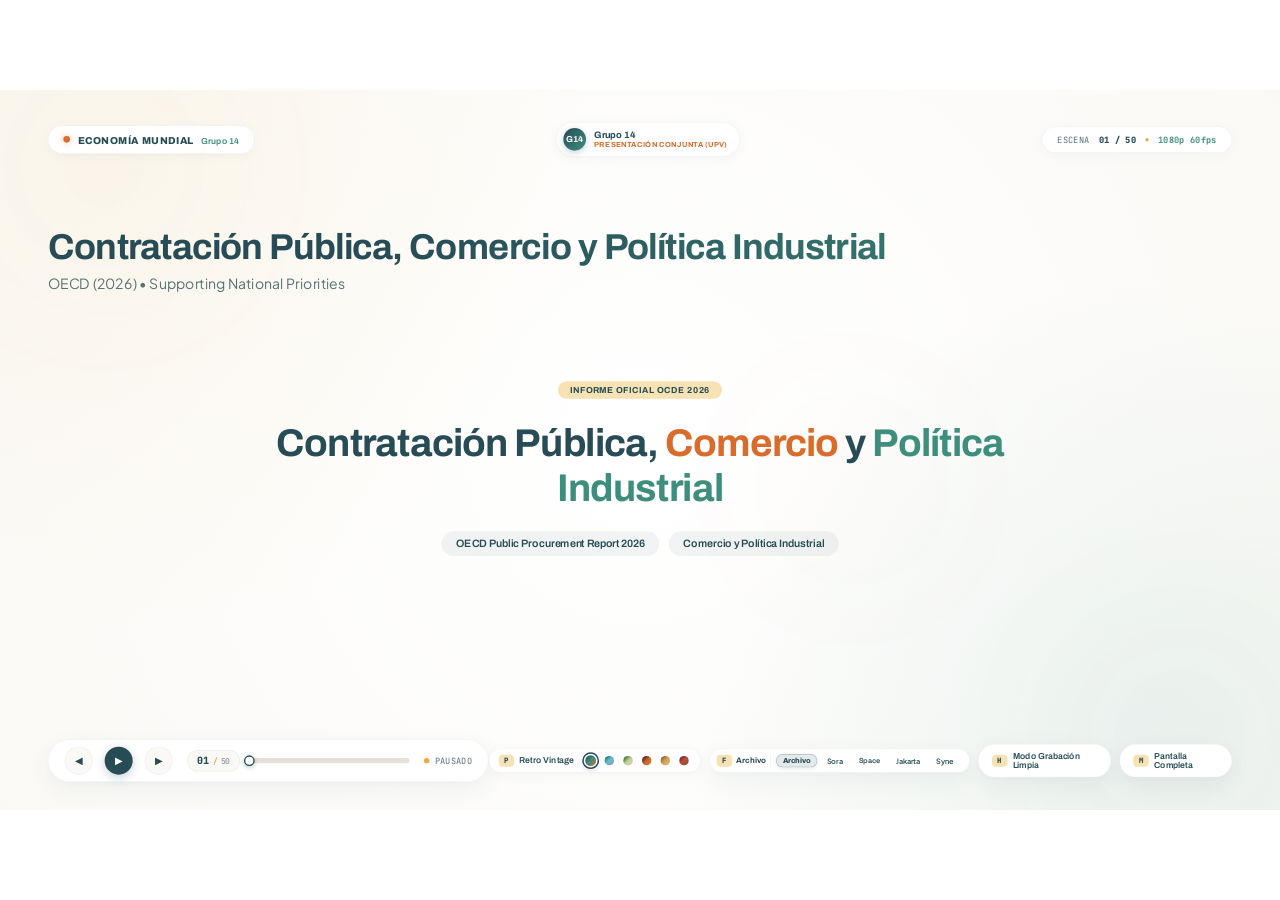
<file: video-player/index.html>
<!DOCTYPE html>
<html lang="es" data-font="0">
<head>
  <meta charset="UTF-8">
  <meta name="viewport" content="width=device-width, initial-scale=1.0">
  <title>Grupo 14 • Contratación Pública y Comercio Internacional (OECD 2026)</title>

  <!-- Google Fonts: Sora, Space Grotesk, Plus Jakarta Sans, Archivo, Outfit, JetBrains Mono, Syne -->
  <link rel="preconnect" href="https://fonts.googleapis.com">
  <link rel="preconnect" href="https://fonts.gstatic.com" crossorigin>
  <link href="https://fonts.googleapis.com/css2?family=Archivo:wght@500;600;700;800&family=JetBrains+Mono:wght@500;700&family=Outfit:wght@400;500;600;700&family=Plus+Jakarta+Sans:wght@400;500;600;700;800&family=Sora:wght@400;600;700;800&family=Space+Grotesk:wght@500;600;700&family=Syne:wght@700;800&display=swap" rel="stylesheet">

  <!-- Estilos Modulares Retro-Minimalistas -->
  <link rel="stylesheet" href="css/theme.css">
  <link rel="stylesheet" href="css/motion.css">
  <link rel="stylesheet" href="css/components.css">
</head>
<body>

  <!-- Viewport Principal a Pantalla Completa -->
  <div class="player-viewport" id="player-viewport">

    <!-- Capa de Fundido a Negro Suave (Fade to Black para DaVinci Resolve) -->
    <div class="blackout-curtain" id="blackout-curtain"></div>

    <!-- Escenario 16:9 Nativo Cinematográfico -->
    <main class="player-stage" id="player-stage">

      <!-- Orbes de Luz Ambiental con Desenfocado Suave Vintage -->
      <div class="ambient-orb ambient-orb-1"></div>
      <div class="ambient-orb ambient-orb-2"></div>
      <div class="ambient-orb ambient-orb-3"></div>

      <!-- BARRA SUPERIOR (TOP HUD) -->
      <header class="hud-top">
        <div class="brand-pill">
          <div class="brand-dot"></div>
          <div>
            <span class="brand-title">Economía Mundial</span>
            <span class="brand-subtitle" style="margin-left: 8px;">Grupo 14</span>
          </div>
        </div>

        <!-- Pastilla del Ponente Activo -->
        <div class="speaker-pill" id="speaker-pill-container">
          <div class="speaker-avatar" id="speaker-avatar">G14</div>
          <div class="speaker-info">
            <span class="speaker-name" id="speaker-name">Manuel, Jorge y Aleksandr</span>
            <span class="speaker-role" id="speaker-role">Presentación Conjunta</span>
          </div>
        </div>

        <!-- Metadatos de la Escena -->
        <div class="scene-meta-pill">
          <span>ESCENA</span>
          <span class="meta-scene-num" id="scene-counter-display">01 / 50</span>
          <div class="meta-divider"></div>
          <span style="color: var(--color-sage); font-weight: 700;">1080p 60fps</span>
        </div>
      </header>

      <!-- ÁREA CENTRAL DE LA ESCENA DINÁMICA -->
      <section class="scene-container">
        <!-- Cabecera de la Escena Actual -->
        <div class="scene-header stagger-in delay-1">
          <h1 class="scene-title-large text-gradient-indigo" id="scene-title">
            Contratación Pública, Comercio y Política Industrial
          </h1>
          <p class="scene-subtitle-lead" id="scene-subtitle">
            Cómo los Estados utilizan su inmenso poder de compra ($11 billones) para transformar la economía global.
          </p>
        </div>

        <!-- Contenido Inyectado Dinámicamente -->
        <div id="scene-content-area" style="min-height: 520px;"></div>
      </section>

      <!-- Notificación Flotante Discreta de Cambio de Paleta (Tecla P) -->
      <div class="palette-toast" id="palette-toast" aria-live="polite">
        <span class="palette-toast-badge" id="palette-toast-badge">PALETA 0</span>
        <span class="palette-toast-name" id="palette-toast-name">Retro Vintage</span>
      </div>

      <!-- Notificación Flotante Discreta de Cambio de Fuente (Tecla F) -->
      <div class="palette-toast font-toast" id="font-toast" aria-live="polite">
        <span class="palette-toast-badge font-toast-badge" id="font-toast-badge">FUENTE 0</span>
        <span class="palette-toast-name font-toast-name" id="font-toast-name">Archivo</span>
        <span class="font-toast-desc" id="font-toast-desc">Grotesca suiza contundente (DEFAULT)</span>
      </div>

      <!-- BARRA INFERIOR (BOTTOM HUD & RECORDING CONTROLS) -->
      <footer class="hud-bottom">
        
        <!-- Controles de Navegación y Línea de Tiempo para 45-55 Escenas -->
        <div class="timeline-control-pill">
          <button class="btn-icon-hud" id="btn-prev" title="Escena Anterior (Flecha Izquierda)" onclick="window.playerInstance.prevScene()">
            ◀
          </button>
          <button class="btn-icon-hud primary" id="btn-play-pause" title="Reproducir / Pausar (Barra Espaciadora)" onclick="window.playerInstance.togglePlayPause()">
            <span id="play-pause-icon">▶</span>
          </button>
          <button class="btn-icon-hud" id="btn-next" title="Siguiente Escena (Flecha Derecha)" onclick="window.playerInstance.nextScene()">
            ▶
          </button>

          <!-- Navegador de Pasos / Mini-Track Scrubber para 45-55 Escenas -->
          <div class="hud-scrubber-nav" id="hud-scrubber-nav">
            <div class="hud-step-indicator" id="hud-step-indicator" title="Escena Actual / Total">
              <span class="hud-step-curr" id="hud-step-curr">01</span>
              <span class="hud-step-sep">/</span>
              <span class="hud-step-total" id="hud-step-total">50</span>
            </div>

            <!-- Mini-Track Scrubber interactivo -->
            <div class="hud-scrubber-rail-wrapper" id="hud-scrubber-rail-wrapper" title="Arrastra o haz clic para saltar entre escenas">
              <div class="hud-scrubber-rail" id="hud-scrubber-rail">
                <div class="hud-scrubber-fill" id="hud-scrubber-fill"></div>
                <div class="hud-scrubber-thumb" id="hud-scrubber-thumb"></div>
              </div>
              <div class="hud-scrubber-tooltip" id="hud-scrubber-tooltip">Escena 01</div>
            </div>
          </div>

          <!-- Indicadores de Escenas Opcionales (Dots) -->
          <div class="timeline-dots" id="timeline-dots-container" style="display: none;"></div>

          <!-- Estado de Autoplay -->
          <div class="autoplay-status">
            <div class="autoplay-dot paused" id="autoplay-dot"></div>
            <span id="autoplay-status-text">PAUSADO</span>
          </div>
        </div>

        <!-- Herramientas y Atajos para Grabación de Pantalla -->
        <div class="hud-recording-tools">
          <!-- Selector Visual de Paletas Cromáticas (Tecla P) -->
          <div class="palette-picker-pill" id="hud-palette-picker" title="Cambiar paleta cromática (Atajo: Tecla P)">
            <button class="palette-picker-label-btn" id="btn-palette-cycle" title="Ciclar paleta cromática (Tecla P)">
              <span class="key-kbd">P</span>
              <span class="palette-name-display" id="palette-name-display">Retro Vintage</span>
            </button>
            <div class="palette-swatches-strip" id="palette-swatches-strip"></div>
          </div>

          <!-- Selector Visual de Fuentes (Tecla F) -->
          <div class="font-picker-pill" id="hud-font-picker" title="Cambiar familia tipográfica (Atajo: Tecla F)">
            <button class="font-picker-label-btn" id="btn-font-cycle" title="Ciclar fuente tipográfica (Tecla F)" onclick="window.playerInstance.cycleFont()">
              <span class="key-kbd">F</span>
              <span class="font-name-display" id="font-name-display">Archivo</span>
            </button>
            <div class="font-presets-strip" id="font-presets-strip"></div>
          </div>

          <div class="tool-pill-btn" onclick="window.playerInstance.toggleCleanRecordingMode()" title="Ocultar toda la interfaz para grabar la pantalla limpiamente (Atajo: Tecla H)">
            <span class="key-kbd">H</span>
            <span>Modo Grabación Limpia</span>
          </div>

          <div class="tool-pill-btn" onclick="window.playerInstance.toggleFullscreen()" title="Pantalla completa para grabación a 1080p (Atajo: Tecla M o Doble Clic)">
            <span class="key-kbd">M</span>
            <span>Pantalla Completa</span>
          </div>
        </div>
      </footer>

    </main>
  </div>

  <!-- Scripts del Motor y Datos -->
  <script src="js/scenes-data.js"></script>
  <script src="js/engine.js"></script>
</body>
</html>
</file>
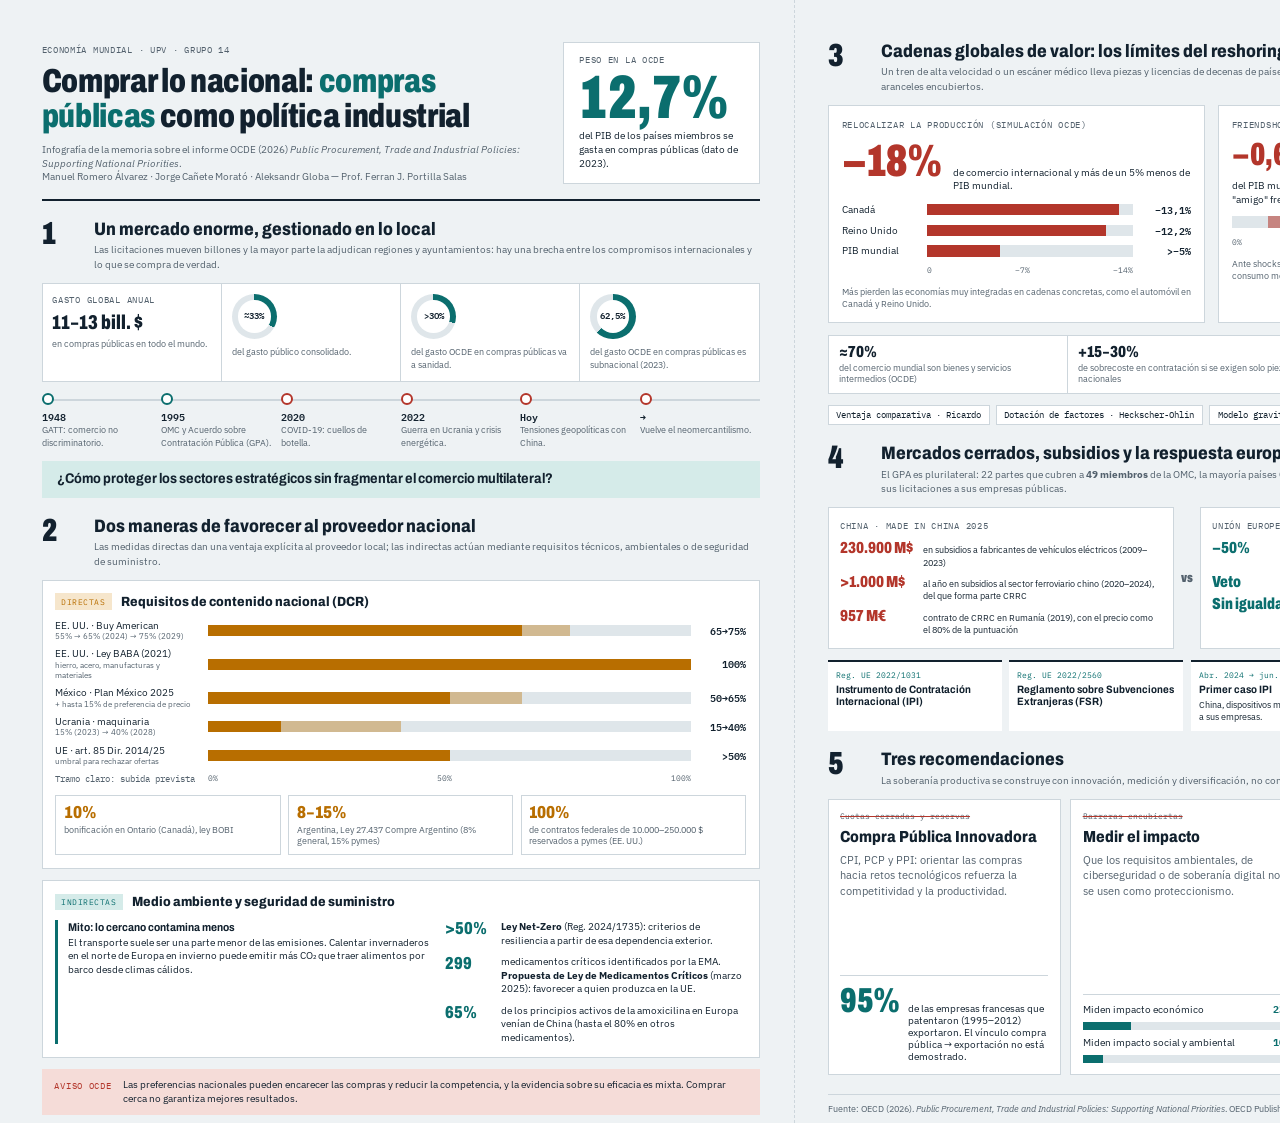
<file: INFOGRAFIA_EM_GRUPO14_A3.html>
<!doctype html>
<html lang="es">
<head>
<meta charset="utf-8">
<title>Compras públicas y política industrial · Póster A3</title>
<link rel="preconnect" href="https://fonts.googleapis.com">
<link rel="preconnect" href="https://fonts.gstatic.com" crossorigin>
<link rel="stylesheet" href="https://fonts.googleapis.com/css2?family=Archivo:wdth,wght@62..125,500..900&family=IBM+Plex+Sans:wght@400;500;600&family=IBM+Plex+Mono:wght@500;600&display=swap">
<style>
/* Póster A3 horizontal = dos A4 verticales lado a lado. Pliegue central a 210 mm. */
:root{
  --bg:#eef2f4; --paper:#ffffff; --ink:#12212e; --muted:#53616d; --rule:#cdd6dc;
  --teal:#0b6e6e; --teal-soft:#d5ebe9; --amber:#b86e00; --amber-soft:#f6e6cc; --red:#b3362b; --red-soft:#f5dcd8; --track:#dfe6ea;
  --display:"Archivo","Arial Narrow",sans-serif; --body:"IBM Plex Sans","Segoe UI",sans-serif; --mono:"IBM Plex Mono",Consolas,monospace;
  color-scheme:light;
}
@page{size:420mm 297mm;margin:0}
*{box-sizing:border-box;-webkit-print-color-adjust:exact;print-color-adjust:exact}
html,body{margin:0;padding:0;background:#9aa6ad}
body{font-family:var(--body);color:var(--ink);font-size:8.4pt;line-height:1.4}
@media print{html,body{background:var(--bg)}}
.sheet{width:420mm;height:297mm;background:var(--bg);position:relative;overflow:hidden;margin:0 auto;
  display:grid;grid-template-columns:1fr 1fr;}
.sheet::after{content:"";position:absolute;top:0;bottom:0;left:210mm;border-left:.3mm dashed var(--rule)}
.half{padding:11mm 11mm 9mm;display:flex;flex-direction:column;gap:5mm;min-width:0}
.half.left{padding-right:9mm}.half.right{padding-left:9mm}
h1,h2,h3{font-family:var(--display);margin:0;line-height:1.05;text-wrap:balance}
p{margin:0}
.mono{font-family:var(--mono);font-variant-numeric:tabular-nums}
.label{font-family:var(--mono);font-size:6.6pt;letter-spacing:.08em;text-transform:uppercase;color:var(--muted)}

/* Cabecera (mitad izquierda) */
header{display:grid;grid-template-columns:1fr 52mm;gap:6mm;align-items:end;padding-bottom:4mm;border-bottom:.6mm solid var(--ink)}
header h1{font-size:25pt;font-weight:850;font-stretch:76%;margin-top:2mm;letter-spacing:-.01em}
header h1 em{font-style:normal;color:var(--teal)}
.byline{margin-top:2.5mm;color:var(--muted);font-size:7.3pt}
.hero-num{background:var(--paper);border:.25mm solid var(--rule);padding:3mm 4mm;display:flex;flex-direction:column;gap:1mm}
.hero-num .big{font-family:var(--display);font-weight:900;font-stretch:68%;font-size:46pt;line-height:.9;color:var(--teal)}
.hero-num p{font-size:7.6pt}

/* Secciones */
section{display:flex;flex-direction:column;gap:3mm}
.sh{display:grid;grid-template-columns:11mm 1fr;gap:3mm;align-items:start}
.sh .n{font-family:var(--display);font-weight:900;font-stretch:70%;font-size:24pt;line-height:.9;color:var(--ink)}
.sh h2{font-size:13.5pt;font-weight:800;font-stretch:85%}
.sh p{color:var(--muted);margin-top:1mm;font-size:7.8pt}
.grow{flex:1}

.stats{display:grid;grid-template-columns:repeat(4,1fr);gap:.25mm;background:var(--rule);border:.25mm solid var(--rule)}
.stat{background:var(--paper);padding:2.6mm;display:flex;flex-direction:column;gap:1.5mm;align-items:flex-start}
.stat .v{font-family:var(--display);font-weight:850;font-stretch:72%;font-size:15pt;line-height:1}
.stat p{font-size:7pt;color:var(--muted)}
.ring{width:12mm;height:12mm;border-radius:50%;display:grid;place-items:center;background:conic-gradient(var(--teal) calc(var(--p)*1%),var(--track) 0)}
.ring span{width:8.6mm;height:8.6mm;border-radius:50%;background:var(--paper);display:grid;place-items:center;font-family:var(--mono);font-size:6.4pt;font-weight:600}

.timeline{display:grid;grid-template-columns:repeat(6,1fr);position:relative}
.timeline::before{content:"";position:absolute;left:0;right:0;top:1.6mm;height:.4mm;background:var(--rule)}
.tl{position:relative;padding:4.6mm 2mm 0 0;font-size:6.9pt}
.tl::before{content:"";position:absolute;top:0;left:0;width:3.2mm;height:3.2mm;border-radius:50%;background:var(--paper);border:.7mm solid var(--teal);box-sizing:border-box}
.tl.shock::before{border-color:var(--red)}
.tl .y{font-family:var(--mono);font-weight:600;display:block;font-size:7.4pt}
.tl p{color:var(--muted)}
.question{padding:2.6mm 4mm;background:var(--teal-soft);font-family:var(--display);font-weight:700;font-stretch:90%;font-size:10.5pt;line-height:1.2}

.panel{background:var(--paper);border:.25mm solid var(--rule);padding:3.4mm;display:flex;flex-direction:column;gap:2.6mm;min-width:0}
.panel h3{font-size:10pt;font-weight:800;font-stretch:90%}
.ph{display:flex;align-items:center;gap:2.5mm}
.tag{font-family:var(--mono);font-size:6.3pt;letter-spacing:.06em;text-transform:uppercase;padding:.6mm 1.6mm}
.tag.direct{background:var(--amber-soft);color:var(--amber)}
.tag.indirect{background:var(--teal-soft);color:var(--teal)}
.bars{display:flex;flex-direction:column;gap:1.9mm}
.bar{display:grid;grid-template-columns:38mm 1fr 12mm;gap:2.5mm;align-items:center;font-size:7.2pt}
.bar .name{line-height:1.2}
.bar .name small{display:block;color:var(--muted);font-size:6.3pt}
.bar .t{height:3mm;background:var(--track);position:relative}
.bar .f{position:absolute;inset:0 auto 0 0;background:var(--amber)}
.bar .from{position:absolute;inset:0 auto 0 0;background:var(--amber);opacity:.38}
.bar .v{font-family:var(--mono);font-weight:600;text-align:right}
.axis{display:grid;grid-template-columns:38mm 1fr 12mm;gap:2.5mm;font-family:var(--mono);font-size:5.9pt;color:var(--muted)}
.axis div:nth-child(2){display:flex;justify-content:space-between}
.note{font-size:6.4pt;color:var(--muted)}
.cols2{display:grid;grid-template-columns:1.25fr 1fr;gap:3.4mm}
.chips{display:grid;grid-template-columns:repeat(3,1fr);gap:2mm}
.chip{border:.25mm solid var(--rule);padding:2mm;display:flex;flex-direction:column;gap:.8mm}
.chip b{font-family:var(--display);font-stretch:78%;font-size:13pt;font-weight:850;color:var(--amber);line-height:1}
.chip span{font-size:6.7pt;color:var(--muted);line-height:1.25}
.list{display:flex;flex-direction:column;gap:2.2mm;margin:0;padding:0;list-style:none}
.list li{display:grid;grid-template-columns:13mm 1fr;gap:2mm;font-size:7.2pt;align-items:start}
.list li b{font-family:var(--display);font-weight:850;font-stretch:74%;font-size:13pt;color:var(--teal);line-height:1.05}
.myth{border-left:.8mm solid var(--teal);padding-left:2.6mm;font-size:7.2pt}
.myth strong{display:block;font-family:var(--display);font-stretch:90%;font-size:8.4pt}
.warn{display:flex;gap:3mm;align-items:flex-start;padding:2.4mm 3.4mm;background:var(--red-soft);font-size:7.4pt}
.warn .label{color:var(--red);white-space:nowrap;padding-top:.4mm}

/* CGV */
.giant{display:flex;gap:3mm;align-items:baseline}
.giant .big{font-family:var(--display);font-weight:900;font-stretch:68%;font-size:34pt;line-height:.9;color:var(--red)}
.giant p{font-size:7.4pt}
.gdp .bar,.gdp .axis{grid-template-columns:20mm 1fr 13mm}
.gdp .bar .f{background:var(--red)}
.range{position:relative;height:3mm;background:var(--track)}
.range .r{position:absolute;top:0;bottom:0;background:var(--red);opacity:.55}
.raxis{display:flex;justify-content:space-between;font-family:var(--mono);font-size:5.9pt;color:var(--muted)}
.mini{display:grid;grid-template-columns:repeat(3,1fr);gap:.25mm;background:var(--rule);border:.25mm solid var(--rule)}
.mini div{background:var(--paper);padding:2.2mm 2.8mm;display:flex;flex-direction:column;gap:.6mm}
.mini b{font-family:var(--display);font-stretch:74%;font-weight:850;font-size:12pt;line-height:1}
.mini span{font-size:6.7pt;color:var(--muted);line-height:1.25}
.theory{display:flex;flex-wrap:wrap;gap:1.6mm}
.theory span{font-family:var(--mono);font-size:6.4pt;border:.25mm solid var(--rule);padding:.8mm 2mm;background:var(--paper)}

/* Reciprocidad */
.scales{display:grid;grid-template-columns:1fr 7mm 1fr;align-items:stretch}
.side{background:var(--paper);border:.25mm solid var(--rule);padding:3mm;display:flex;flex-direction:column;gap:2mm}
.vs{display:grid;place-items:center;font-family:var(--display);font-weight:900;font-stretch:70%;font-size:10pt;color:var(--muted)}
.kv{display:grid;grid-template-columns:auto 1fr;gap:1.2mm 2.6mm;align-items:baseline;font-size:7pt;line-height:1.3}
.kv b{font-family:var(--display);font-stretch:74%;font-weight:850;font-size:12pt;line-height:1.1;white-space:nowrap}
.side.cn .kv b{color:var(--red)}
.side.eu .kv b{color:var(--teal)}
.legal{display:grid;grid-template-columns:repeat(4,1fr);gap:2mm}
.doc{border-top:.7mm solid var(--ink);background:var(--paper);padding:2.2mm;display:flex;flex-direction:column;gap:.8mm;font-size:6.8pt;line-height:1.3}
.doc .mono{font-size:6.2pt;color:var(--teal)}
.doc strong{font-family:var(--display);font-stretch:90%;font-size:8pt;line-height:1.15}

/* Conclusiones */
.recs{display:grid;grid-template-columns:repeat(3,1fr);gap:2.6mm}
.rec{background:var(--paper);border:.25mm solid var(--rule);padding:3mm;display:flex;flex-direction:column;gap:1.8mm}
.rec .from{font-family:var(--mono);font-size:6.2pt;color:var(--muted);text-decoration:line-through;text-decoration-color:var(--red)}
.rec h3{font-size:12pt;font-weight:800;font-stretch:85%}
.rec p{font-size:8pt;color:var(--muted);line-height:1.45}
.rec .num b{font-size:26pt!important}
.rec .num span,.measure .row{font-size:7.2pt!important}
.rec .num{margin-top:auto;padding-top:2mm;border-top:.25mm solid var(--rule);display:flex;gap:2mm;align-items:baseline}
.rec .num b{font-family:var(--display);font-weight:900;font-stretch:68%;font-size:20pt;line-height:1;color:var(--teal)}
.rec .num span{font-size:6.5pt;line-height:1.25}
.measure{margin-top:auto;padding-top:2mm;border-top:.25mm solid var(--rule);display:flex;flex-direction:column;gap:1.6mm}
.measure .row{display:flex;justify-content:space-between;font-size:6.5pt}
.measure .row b{font-family:var(--mono);color:var(--teal)}
.measure .t{height:2mm;background:var(--track);position:relative}
.measure .f{position:absolute;inset:0 auto 0 0;background:var(--teal)}
footer{display:flex;justify-content:space-between;gap:4mm;font-size:6.6pt;color:var(--muted);border-top:.25mm solid var(--rule);padding-top:2mm}
</style>
</head>
<body>
<div class="sheet">

<!-- ===== MITAD IZQUIERDA (A4 1) ===== -->
<div class="half left">
  <header>
    <div>
      <div class="label">Economía Mundial · UPV · Grupo 14</div>
      <h1>Comprar lo nacional: <em>compras públicas</em> como política industrial</h1>
      <p class="byline">Infografía de la memoria sobre el informe OCDE (2026) <i>Public Procurement, Trade and Industrial Policies: Supporting National Priorities</i>.<br>Manuel Romero Álvarez · Jorge Cañete Morató · Aleksandr Globa — Prof. Ferran J. Portilla Salas</p>
    </div>
    <div class="hero-num">
      <span class="label">Peso en la OCDE</span>
      <span class="big mono" style="font-family:var(--display)">12,7%</span>
      <p>del PIB de los países miembros se gasta en compras públicas (dato de 2023).</p>
    </div>
  </header>

  <section>
    <div class="sh"><span class="n">1</span><div><h2>Un mercado enorme, gestionado en lo local</h2><p>Las licitaciones mueven billones y la mayor parte la adjudican regiones y ayuntamientos: hay una brecha entre los compromisos internacionales y lo que se compra de verdad.</p></div></div>
    <div class="stats">
      <div class="stat"><span class="label">Gasto global anual</span><span class="v">11–13 bill. $</span><p>en compras públicas en todo el mundo.</p></div>
      <div class="stat"><div class="ring" style="--p:33.3"><span>≈33%</span></div><p>del gasto público consolidado.</p></div>
      <div class="stat"><div class="ring" style="--p:30"><span>&gt;30%</span></div><p>del gasto OCDE en compras públicas va a sanidad.</p></div>
      <div class="stat"><div class="ring" style="--p:62.5"><span>62,5%</span></div><p>del gasto OCDE en compras públicas es subnacional (2023).</p></div>
    </div>
    <div class="timeline">
      <div class="tl"><span class="y">1948</span><p>GATT: comercio no discriminatorio.</p></div>
      <div class="tl"><span class="y">1995</span><p>OMC y Acuerdo sobre Contratación Pública (GPA).</p></div>
      <div class="tl shock"><span class="y">2020</span><p>COVID-19: cuellos de botella.</p></div>
      <div class="tl shock"><span class="y">2022</span><p>Guerra en Ucrania y crisis energética.</p></div>
      <div class="tl shock"><span class="y">Hoy</span><p>Tensiones geopolíticas con China.</p></div>
      <div class="tl shock"><span class="y">→</span><p>Vuelve el neomercantilismo.</p></div>
    </div>
    <p class="question">¿Cómo proteger los sectores estratégicos sin fragmentar el comercio multilateral?</p>
  </section>

  <section class="grow">
    <div class="sh"><span class="n">2</span><div><h2>Dos maneras de favorecer al proveedor nacional</h2><p>Las medidas directas dan una ventaja explícita al proveedor local; las indirectas actúan mediante requisitos técnicos, ambientales o de seguridad de suministro.</p></div></div>
    <div class="panel">
      <div class="ph"><span class="tag direct">Directas</span><h3>Requisitos de contenido nacional (DCR)</h3></div>
      <div class="bars">
        <div class="bar"><div class="name">EE. UU. · Buy American<small>55% → 65% (2024) → 75% (2029)</small></div><div class="t"><div class="from" style="width:75%"></div><div class="f" style="width:65%"></div></div><div class="v">65→75%</div></div>
        <div class="bar"><div class="name">EE. UU. · Ley BABA (2021)<small>hierro, acero, manufacturas y materiales</small></div><div class="t"><div class="f" style="width:100%"></div></div><div class="v">100%</div></div>
        <div class="bar"><div class="name">México · Plan México 2025<small>+ hasta 15% de preferencia de precio</small></div><div class="t"><div class="from" style="width:65%"></div><div class="f" style="width:50%"></div></div><div class="v">50→65%</div></div>
        <div class="bar"><div class="name">Ucrania · maquinaria<small>15% (2023) → 40% (2028)</small></div><div class="t"><div class="from" style="width:40%"></div><div class="f" style="width:15%"></div></div><div class="v">15→40%</div></div>
        <div class="bar"><div class="name">UE · art. 85 Dir. 2014/25<small>umbral para rechazar ofertas</small></div><div class="t"><div class="f" style="width:50%"></div></div><div class="v">&gt;50%</div></div>
        <div class="axis"><div class="note">Tramo claro: subida prevista</div><div><span>0%</span><span>50%</span><span>100%</span></div><div></div></div>
      </div>
      <div class="chips">
        <div class="chip"><b class="mono" style="font-family:var(--display)">10%</b><span>bonificación en Ontario (Canadá), ley BOBI</span></div>
        <div class="chip"><b style="font-family:var(--display)">8–15%</b><span>Argentina, Ley 27.437 Compre Argentino (8% general, 15% pymes)</span></div>
        <div class="chip"><b style="font-family:var(--display)">100%</b><span>de contratos federales de 10.000–250.000 $ reservados a pymes (EE. UU.)</span></div>
      </div>
    </div>
    <div class="panel">
      <div class="ph"><span class="tag indirect">Indirectas</span><h3>Medio ambiente y seguridad de suministro</h3></div>
      <div class="cols2">
        <div class="myth"><strong>Mito: lo cercano contamina menos</strong>El transporte suele ser una parte menor de las emisiones. Calentar invernaderos en el norte de Europa en invierno puede emitir más CO₂ que traer alimentos por barco desde climas cálidos.</div>
        <ul class="list">
          <li><b>&gt;50%</b><span><strong>Ley Net-Zero</strong> (Reg. 2024/1735): criterios de resiliencia a partir de esa dependencia exterior.</span></li>
          <li><b>299</b><span>medicamentos críticos identificados por la EMA. <strong>Propuesta de Ley de Medicamentos Críticos</strong> (marzo 2025): favorecer a quien produzca en la UE.</span></li>
          <li><b>65%</b><span>de los principios activos de la amoxicilina en Europa venían de China (hasta el 80% en otros medicamentos).</span></li>
        </ul>
      </div>
    </div>
    <div class="warn"><span class="label">Aviso OCDE</span><span>Las preferencias nacionales pueden encarecer las compras y reducir la competencia, y la evidencia sobre su eficacia es mixta. Comprar cerca no garantiza mejores resultados.</span></div>
  </section>
</div>

<!-- ===== MITAD DERECHA (A4 2) ===== -->
<div class="half right">
  <section>
    <div class="sh"><span class="n">3</span><div><h2>Cadenas globales de valor: los límites del reshoring</h2><p>Un tren de alta velocidad o un escáner médico lleva piezas y licencias de decenas de países. Las cuotas de contenido local funcionan como aranceles encubiertos.</p></div></div>
    <div class="cols2" style="grid-template-columns:1.15fr 1fr">
      <div class="panel">
        <span class="label">Relocalizar la producción (simulación OCDE)</span>
        <div class="giant"><span class="big">−18%</span><p>de comercio internacional y más de un 5% menos de PIB mundial.</p></div>
        <div class="bars gdp">
          <div class="bar"><div class="name">Canadá</div><div class="t"><div class="f" style="width:93.6%"></div></div><div class="v">−13,1%</div></div>
          <div class="bar"><div class="name">Reino Unido</div><div class="t"><div class="f" style="width:87.1%"></div></div><div class="v">−12,2%</div></div>
          <div class="bar"><div class="name">PIB mundial</div><div class="t"><div class="f" style="width:35.7%"></div></div><div class="v">&gt;−5%</div></div>
          <div class="axis"><div></div><div><span>0</span><span>−7%</span><span>−14%</span></div><div></div></div>
        </div>
        <p class="note">Más pierden las economías muy integradas en cadenas concretas, como el automóvil en Canadá y Reino Unido.</p>
      </div>
      <div class="panel">
        <span class="label">Friendshoring: economía dividida en dos bloques</span>
        <div class="giant"><span class="big" style="font-size:24pt">−0,6 a −4,6%</span></div>
        <p style="font-size:7.3pt">del PIB mundial a medio plazo, y la incertidumbre sobre quién es "amigo" frena la inversión.</p>
        <div class="range"><div class="r" style="left:12%;width:80%"></div></div>
        <div class="raxis"><span>0%</span><span>−2,5%</span><span>−5%</span></div>
        <p class="note">Ante shocks de oferta, un sistema localizado no estabiliza el PIB ni el consumo mejor que uno interconectado.</p>
      </div>
    </div>
    <div class="mini">
      <div><b>≈70%</b><span>del comercio mundial son bienes y servicios intermedios (OCDE)</span></div>
      <div><b>+15–30%</b><span>de sobrecoste en contratación si se exigen solo piezas nacionales</span></div>
      <div><b>PIB ÷ distancia</b><span>modelo gravitacional: las barreras actúan como más distancia</span></div>
    </div>
    <div class="theory"><span>Ventaja comparativa · Ricardo</span><span>Dotación de factores · Heckscher-Ohlin</span><span>Modelo gravitacional</span></div>
  </section>

  <section>
    <div class="sh"><span class="n">4</span><div><h2>Mercados cerrados, subsidios y la respuesta europea</h2><p>El GPA es plurilateral: 22 partes que cubren a <strong>49 miembros</strong> de la OMC, la mayoría países OCDE. China, India y Brasil se quedaron fuera para reservar sus licitaciones a sus empresas públicas.</p></div></div>
    <div class="scales">
      <div class="side cn">
        <span class="label">China · Made in China 2025</span>
        <div class="kv">
          <b>230.900 M$</b><span>en subsidios a fabricantes de vehículos eléctricos (2009–2023)</span>
          <b>&gt;1.000 M$</b><span>al año en subsidios al sector ferroviario chino (2020–2024), del que forma parte CRRC</span>
          <b>957 M€</b><span>contrato de CRRC en Rumanía (2019), con el precio como el 80% de la puntuación</span>
        </div>
      </div>
      <div class="vs">vs</div>
      <div class="side eu">
        <span class="label">Unión Europea · reciprocidad efectiva</span>
        <div class="kv">
          <b>−50%</b><span>de la puntuación como ajuste máximo del IPI (100% si solo cuenta el precio)</span>
          <b>Veto</b><span>posible exclusión total de la licitación</span>
          <b>Sin igualdad</b><span>de trato garantizada para empresas de países sin acuerdo (caso Kolin)</span>
        </div>
      </div>
    </div>
    <div class="legal">
      <div class="doc"><span class="mono">Reg. UE 2022/1031</span><strong>Instrumento de Contratación Internacional (IPI)</strong></div>
      <div class="doc"><span class="mono">Reg. UE 2022/2560</span><strong>Reglamento sobre Subvenciones Extranjeras (FSR)</strong></div>
      <div class="doc"><span class="mono">Abr. 2024 → jun. 2025</span><strong>Primer caso IPI</strong><span>China, dispositivos médicos: se excluye a sus empresas.</span></div>
      <div class="doc"><span class="mono">TJUE C-652/22 · 22/10/2024</span><strong>Sentencia Kolin</strong><span>No pueden invocar las directivas de contratación de la UE.</span></div>
    </div>
  </section>

  <section class="grow">
    <div class="sh"><span class="n">5</span><div><h2>Tres recomendaciones</h2><p>La soberanía productiva se construye con innovación, medición y diversificación, no con barreras.</p></div></div>
    <div class="recs grow">
      <div class="rec">
        <span class="from">Cuotas cerradas y reservas</span>
        <h3>Compra Pública Innovadora</h3>
        <p>CPI, PCP y PPI: orientar las compras hacia retos tecnológicos refuerza la competitividad y la productividad.</p>
        <div class="num"><b>95%</b><span>de las empresas francesas que patentaron (1995–2012) exportaron. El vínculo compra pública → exportación no está demostrado.</span></div>
      </div>
      <div class="rec">
        <span class="from">Barreras encubiertas</span>
        <h3>Medir el impacto</h3>
        <p>Que los requisitos ambientales, de ciberseguridad o de soberanía digital no se usen como proteccionismo.</p>
        <div class="measure">
          <div class="row"><span>Miden impacto económico</span><b>23%</b></div><div class="t"><div class="f" style="width:23%"></div></div>
          <div class="row"><span>Miden impacto social y ambiental</span><b>10%</b></div><div class="t"><div class="f" style="width:10%"></div></div>
        </div>
      </div>
      <div class="rec">
        <span class="from">Aislamiento autárquico</span>
        <h3>Diversificar y digitalizar</h3>
        <p>El e-procurement abarata la participación de las pymes, da transparencia frente a la corrupción y favorece la competencia.</p>
        <div class="num"><b>98%</b><span>de los países encuestados (39 de 40) publica sus compras en una plataforma central en línea.</span></div>
      </div>
    </div>
  </section>

  <footer>
    <span>Fuente: OECD (2026). <i>Public Procurement, Trade and Industrial Policies: Supporting National Priorities</i>. OECD Publishing, París.</span>
    <span>Entrega: 29/11/2026</span>
  </footer>
</div>

</div>
</body>
</html>
</file>
<file: video-player/css/theme.css>
/* ==========================================================================
   THEME.CSS - DESIGN TOKENS & VISUAL FOUNDATIONS (RETRO-MINIMALIST LIGHT THEME)
   Grupo 14: Economía Mundial | OECD 2026 Presentation Engine
   Estilo editorial vintage, minimalista, fondo blanco, ultra-redondeado, alta legibilidad.
   ========================================================================== */

@import url('https://fonts.googleapis.com/css2?family=Archivo:wght@500;600;700;800&family=JetBrains+Mono:wght@500;700&family=Outfit:wght@400;500;600;700&family=Plus+Jakarta+Sans:wght@400;500;600;700;800&family=Sora:wght@400;600;700;800&family=Space+Grotesk:wght@500;600;700&family=Syne:wght@700;800&display=swap');

:root,
[data-palette="0"] {
  /* ==========================================================================
     PALETA 0: RETRO VINTAGE (ORIGINAL RECONOCIBLE)
     ========================================================================== */
  --color-primary: #274C56;
  --color-primary-rgb: 39, 76, 86;
  --color-secondary: #3E8E7E;
  --color-secondary-rgb: 62, 142, 126;
  --color-accent-1: #D96C2C;
  --color-accent-1-rgb: 217, 108, 44;
  --color-accent-2: #E7A84E;
  --color-accent-2-rgb: 231, 168, 78;
  --color-surface-tint: #F6E2B3;
  --color-surface-tint-rgb: 246, 226, 179;

  --ambient-orb-1: rgba(246, 226, 179, 0.20);
  --ambient-orb-2: rgba(62, 142, 126, 0.25);
  --ambient-orb-3: rgba(231, 168, 78, 0.20);
}

[data-palette="1"] {
  /* ==========================================================================
     PALETA 1: PASTEL RETRO / TROPICAL SORBET
     #57C7D0, #69D9D1, #CDB960, #E5A37A, #CC75A7 (Ancla oscura #225159 sobre blanco)
     ========================================================================== */
  --color-primary: #225159;
  --color-primary-rgb: 34, 81, 89;
  --color-secondary: #57C7D0;
  --color-secondary-rgb: 87, 199, 208;
  --color-accent-1: #CC75A7;
  --color-accent-1-rgb: 204, 117, 167;
  --color-accent-2: #E5A37A;
  --color-accent-2-rgb: 229, 163, 122;
  --color-surface-tint: #CDB960;
  --color-surface-tint-rgb: 205, 185, 96;

  --ambient-orb-1: rgba(205, 185, 96, 0.22);
  --ambient-orb-2: rgba(87, 199, 208, 0.25);
  --ambient-orb-3: rgba(204, 117, 167, 0.18);
}

[data-palette="2"] {
  /* ==========================================================================
     PALETA 2: SPRING MEADOW / MATCHA & SAKURA
     #9DE7C4, #C8F0B8, #B7D687, #E6D992, #F6BCDC (Ancla oscura #1E3F2E sobre blanco)
     ========================================================================== */
  --color-primary: #1E3F2E;
  --color-primary-rgb: 30, 63, 46;
  --color-secondary: #3E7A4A;
  --color-secondary-rgb: 62, 122, 74;
  --color-accent-1: #C44C7C;
  --color-accent-1-rgb: 196, 76, 124;
  --color-accent-2: #947E24;
  --color-accent-2-rgb: 148, 126, 36;
  --color-surface-tint: #C8F0B8;
  --color-surface-tint-rgb: 200, 240, 184;

  --ambient-orb-1: rgba(200, 240, 184, 0.28);
  --ambient-orb-2: rgba(157, 231, 196, 0.25);
  --ambient-orb-3: rgba(246, 188, 220, 0.22);
}

[data-palette="3"] {
  /* ==========================================================================
     PALETA 3: AUTUMN PLUM / TERRACOTA A CIRUELA INTENSO
     #E18338, #C66624, #973816, #6A0A08, #250033 (Ciruela para texto, óxidos para números)
     ========================================================================== */
  --color-primary: #250033;
  --color-primary-rgb: 37, 0, 51;
  --color-secondary: #973816;
  --color-secondary-rgb: 151, 56, 22;
  --color-accent-1: #C66624;
  --color-accent-1-rgb: 198, 102, 36;
  --color-accent-2: #E18338;
  --color-accent-2-rgb: 225, 131, 56;
  --color-surface-tint: #F6E6DC;
  --color-surface-tint-rgb: 246, 230, 220;

  --ambient-orb-1: rgba(225, 131, 56, 0.22);
  --ambient-orb-2: rgba(198, 102, 36, 0.20);
  --ambient-orb-3: rgba(106, 10, 8, 0.16);
}

[data-palette="4"] {
  /* ==========================================================================
     PALETA 4: MONOCROMÁTICO CARAMELO & ÁMBAR
     #FCDDB0, #E3BD81, #D1A259, #B37E3E, #765317 (Café tostado texto, ocres datos)
     ========================================================================== */
  --color-primary: #765317;
  --color-primary-rgb: 118, 83, 23;
  --color-secondary: #B37E3E;
  --color-secondary-rgb: 179, 126, 62;
  --color-accent-1: #D1A259;
  --color-accent-1-rgb: 209, 162, 89;
  --color-accent-2: #E3BD81;
  --color-accent-2-rgb: 227, 189, 129;
  --color-surface-tint: #FCDDB0;
  --color-surface-tint-rgb: 252, 221, 176;

  --ambient-orb-1: rgba(252, 221, 176, 0.30);
  --ambient-orb-2: rgba(209, 162, 89, 0.22);
  --ambient-orb-3: rgba(179, 126, 62, 0.18);
}

[data-palette="5"] {
  /* ==========================================================================
     PALETA 5: SWISS EDITORIAL / NAVY & VERMILION
     #1A365D, #D64527, #E59834, #2A6F5B, #F6E2B3 (Navy texto, Bermellón y Azafrán)
     ========================================================================== */
  --color-primary: #1A365D;
  --color-primary-rgb: 26, 54, 93;
  --color-secondary: #2A6F5B;
  --color-secondary-rgb: 42, 111, 91;
  --color-accent-1: #D64527;
  --color-accent-1-rgb: 214, 69, 39;
  --color-accent-2: #E59834;
  --color-accent-2-rgb: 229, 152, 52;
  --color-surface-tint: #F6E2B3;
  --color-surface-tint-rgb: 246, 226, 179;

  --ambient-orb-1: rgba(246, 226, 179, 0.24);
  --ambient-orb-2: rgba(42, 111, 91, 0.22);
  --ambient-orb-3: rgba(214, 69, 39, 0.16);
}

:root {
  /* Aliases retrocompatibles para sincronía total */
  --color-sand: var(--color-surface-tint);
  --color-mustard: var(--color-accent-2);
  --color-terracotta: var(--color-accent-1);
  --color-sage: var(--color-secondary);
  --color-petroleum: var(--color-primary);
  --color-white: #FFFFFF;
  --color-offwhite: #FAF9F6;

  /* --- FONDOS Y SUPERFICIES (TEMA CLARO ULTRA-MINIMALISTA SIN RECUADROS) --- */
  --bg-deep: #FFFFFF;
  --bg-canvas: #FFFFFF;
  --bg-stage: #FFFFFF;
  --bg-surface-0: #FFFFFF;
  --bg-surface-1: #FAF9F6;
  --bg-surface-2: #F1EFEA;
  --bg-surface-3: #E5E1D8;
  --bg-surface-hover: #DCD7CD;
  --bg-glass-card: transparent;
  --bg-glass-pill: rgba(255, 255, 255, 0.96);
  --bg-glass-hud: rgba(255, 255, 255, 0.98);

  /* --- MAPEO DE ACENTOS RETRO-MINIMALISTAS ADAPTATIVOS --- */
  --accent-indigo: var(--color-primary);
  --accent-indigo-light: var(--color-secondary);
  --accent-indigo-glow: rgba(var(--color-primary-rgb), 0.10);

  --accent-mint: var(--color-secondary);
  --accent-mint-light: var(--color-secondary);
  --accent-mint-glow: rgba(var(--color-secondary-rgb), 0.14);

  --accent-amber: var(--color-accent-2);
  --accent-amber-light: var(--color-accent-2);
  --accent-amber-glow: rgba(var(--color-accent-2-rgb), 0.16);

  --accent-cyan: var(--color-secondary);
  --accent-cyan-light: var(--color-primary);
  --accent-cyan-glow: rgba(var(--color-secondary-rgb), 0.12);

  --accent-rose: var(--color-accent-1);
  --accent-rose-light: var(--color-accent-1);
  --accent-rose-glow: rgba(var(--color-accent-1-rgb), 0.14);

  --accent-purple: var(--color-primary);
  --accent-purple-light: var(--color-secondary);
  --accent-purple-glow: rgba(var(--color-primary-rgb), 0.10);

  /* --- TEXTO Y CONTRASTE EDITORIAL ADAPTATIVO --- */
  --text-primary: var(--color-primary);
  --text-secondary: rgba(var(--color-primary-rgb), 0.78);
  --text-muted: rgba(var(--color-primary-rgb), 0.52);
  --text-inverse: #FFFFFF;

  /* --- LÍNEAS EDITORIALES SUTILES ADAPTATIVAS --- */
  --border-subtle: rgba(var(--color-primary-rgb), 0.08);
  --border-card: rgba(var(--color-primary-rgb), 0.06);

  /* --- TIPOGRAFÍAS MODERNAS, ANCHAS Y ULTRA-LEGIBLES --- */
  --font-display: 'Archivo', sans-serif;
  --font-body: 'Plus Jakarta Sans', 'Outfit', sans-serif;
  --font-ui: 'Archivo', 'Plus Jakarta Sans', sans-serif;
  --font-mono: 'JetBrains Mono', monospace;

  /* --- PESOS Y TRACKING --- */
  --weight-regular: 400;
  --weight-medium: 500;
  --weight-semibold: 600;
  --weight-bold: 700;
  --weight-extrabold: 800;
  --weight-black: 900;

  --tracking-tightest: -0.02em;
  --tracking-tight: -0.01em;
  --tracking-normal: 0em;
  --tracking-wide: 0.04em;
  --tracking-widest: 0.08em;

  /* --- RADIO DE ESQUINAS ULTRA-REDONDEADAS --- */
  --radius-xs: 14px;
  --radius-sm: 20px;
  --radius-md: 28px;
  --radius-lg: 34px;
  --radius-xl: 48px;
  --radius-pill: 9999px;

  /* --- SOMBRAS SUAVES Y CÁLIDAS EDITORIALES --- */
  --shadow-ambient-sm: 0 4px 18px rgba(var(--color-primary-rgb), 0.04), 0 1px 3px rgba(0, 0, 0, 0.02);
  --shadow-ambient-md: 0 12px 36px rgba(var(--color-primary-rgb), 0.06), 0 3px 10px rgba(0, 0, 0, 0.02);
  --shadow-ambient-lg: 0 24px 64px rgba(var(--color-primary-rgb), 0.08), 0 6px 18px rgba(0, 0, 0, 0.02);
  --shadow-card: 0 8px 24px rgba(var(--color-primary-rgb), 0.04);
  --shadow-glow-terracotta: 0 8px 24px rgba(var(--color-accent-1-rgb), 0.16);
  --shadow-glow-sage: 0 8px 24px rgba(var(--color-secondary-rgb), 0.16);
  --shadow-glow-mustard: 0 8px 24px rgba(var(--color-accent-2-rgb), 0.16);

  /* --- CURVAS DE ANIMACIÓN Y TIMING RÁPIDO PARA MICRO-ESCENAS --- */
  --ease-spring: cubic-bezier(0.16, 1, 0.3, 1);
  --ease-smooth: cubic-bezier(0.25, 0.1, 0.25, 1);
  --ease-in-out: cubic-bezier(0.4, 0, 0.2, 1);

  --duration-fast: 140ms;
  --duration-normal: 240ms;
  --duration-scene: 350ms;
  --duration-fade: 280ms; /* Fundido a negro dinámico de ~280ms para DaVinci */
}

/* ==========================================================================
   SELECTORES DE TIPOGRAFÍAS DINÁMICAS (DATA-FONT)
   Permite alternar sets tipográficos dinámicamente preservando alta legibilidad:
   0: Archivo (Grotesca suiza contundente - DEFAULT)
   1: Sora (Geométrica ancha & limpia)
   2: Space Grotesk (Editorial tech)
   3: Plus Jakarta Sans (Moderna y neutra)
   4: Syne (Display retro)
   ========================================================================== */
:root,
[data-font="0"] {
  --font-display: 'Archivo', sans-serif;
  --font-body: 'Plus Jakarta Sans', 'Outfit', sans-serif;
  --font-ui: 'Archivo', 'Plus Jakarta Sans', sans-serif;
  --font-mono: 'JetBrains Mono', monospace;
}

[data-font="1"] {
  --font-display: 'Sora', 'Plus Jakarta Sans', sans-serif;
  --font-body: 'Plus Jakarta Sans', 'Outfit', sans-serif;
  --font-ui: 'Plus Jakarta Sans', sans-serif;
  --font-mono: 'JetBrains Mono', monospace;
}

[data-font="2"] {
  --font-display: 'Space Grotesk', sans-serif;
  --font-body: 'Plus Jakarta Sans', sans-serif;
  --font-ui: 'Space Grotesk', sans-serif;
  --font-mono: 'JetBrains Mono', monospace;
}

[data-font="3"] {
  --font-display: 'Plus Jakarta Sans', sans-serif;
  --font-body: 'Plus Jakarta Sans', sans-serif;
  --font-ui: 'Plus Jakarta Sans', sans-serif;
  --font-mono: 'JetBrains Mono', monospace;
}

[data-font="4"] {
  --font-display: 'Syne', sans-serif;
  --font-body: 'Outfit', sans-serif;
  --font-ui: 'Plus Jakarta Sans', sans-serif;
  --font-mono: 'JetBrains Mono', monospace;
}

/* Reset y Reglas Base */
*, *::before, *::after {
  box-sizing: border-box;
  margin: 0;
  padding: 0;
  outline: none !important;
}

html, body {
  width: 100%;
  height: 100%;
  overflow: hidden;
  background-color: var(--bg-deep);
  color: var(--text-primary);
  font-family: var(--font-body);
  -webkit-font-smoothing: antialiased;
  -moz-osx-font-smoothing: grayscale;
  user-select: none;
}

/* Canvas del Reproductor 16:9 Nativo */
.player-viewport {
  position: relative;
  width: 100vw;
  height: 100vh;
  display: flex;
  align-items: center;
  justify-content: center;
  background-color: #FFFFFF;
  overflow: hidden;
}

.player-stage {
  position: relative;
  width: 1920px;
  height: 1080px;
  flex-shrink: 0;
  transform-origin: center center;
  aspect-ratio: 16 / 9;
  background-color: #FFFFFF;
  background-image: 
    radial-gradient(circle at 10% 10%, rgba(246, 226, 179, 0.20) 0%, transparent 35%),
    radial-gradient(circle at 90% 90%, rgba(62, 142, 126, 0.08) 0%, transparent 35%),
    radial-gradient(circle at 50% 50%, #FFFFFF 0%, #FAF9F6 100%);
  border-radius: 0px;
  overflow: hidden;
  box-shadow: none;
  display: flex;
  flex-direction: column;
  justify-content: space-between;
  padding: 48px 72px 42px 72px;
}

/* Orbes ambientales decorativos vintage suaves */
.ambient-orb {
  position: absolute;
  border-radius: 50%;
  filter: blur(140px);
  pointer-events: none;
  z-index: 0;
  opacity: 0.20;
  transition: all 1.8s var(--ease-spring);
}

.ambient-orb-1 {
  width: 550px;
  height: 550px;
  top: -160px;
  left: -120px;
  background: radial-gradient(circle, var(--ambient-orb-1, var(--color-sand)) 0%, transparent 70%);
}

.ambient-orb-2 {
  width: 500px;
  height: 500px;
  bottom: -140px;
  right: -100px;
  background: radial-gradient(circle, var(--ambient-orb-2, rgba(62, 142, 126, 0.25)) 0%, transparent 70%);
}

.ambient-orb-3 {
  width: 440px;
  height: 440px;
  top: 35%;
  right: 22%;
  background: radial-gradient(circle, var(--ambient-orb-3, rgba(231, 168, 78, 0.20)) 0%, transparent 70%);
  opacity: 0.18;
}

/* --- CLASES DE UTILIDAD CROMÁTICA EXACTA Y SEMÁNTICA DINÁMICA --- */
.color-sand { color: var(--color-sand) !important; }
.color-mustard { color: var(--color-mustard) !important; }
.color-terracotta { color: var(--color-terracotta) !important; }
.color-sage { color: var(--color-sage) !important; }
.color-petroleum { color: var(--color-petroleum) !important; }

.color-primary { color: var(--color-primary, var(--color-petroleum)) !important; }
.color-accent-1 { color: var(--color-accent-1, var(--color-sage)) !important; }
.color-accent-2 { color: var(--color-accent-2, var(--color-terracotta)) !important; }
.color-accent-3 { color: var(--color-accent-2, var(--color-mustard)) !important; }

.bg-sand { background-color: var(--color-sand) !important; }
.bg-mustard { background-color: var(--color-mustard) !important; }
.bg-terracotta { background-color: var(--color-terracotta) !important; }
.bg-sage { background-color: var(--color-sage) !important; }
.bg-petroleum { background-color: var(--color-petroleum) !important; }

.bg-primary { background-color: var(--color-primary, var(--color-petroleum)) !important; }
.bg-accent-1 { background-color: var(--color-accent-1, var(--color-sage)) !important; }
.bg-accent-2 { background-color: var(--color-accent-2, var(--color-terracotta)) !important; }

.border-sand { border-color: var(--color-sand) !important; }
.border-mustard { border-color: var(--color-mustard) !important; }
.border-terracotta { border-color: var(--color-terracotta) !important; }
.border-sage { border-color: var(--color-sage) !important; }
.border-petroleum { border-color: var(--color-petroleum) !important; }

.border-primary { border-color: var(--color-primary, var(--color-petroleum)) !important; }
.border-accent-1 { border-color: var(--color-accent-1, var(--color-sage)) !important; }
.border-accent-2 { border-color: var(--color-accent-2, var(--color-terracotta)) !important; }

/* Resaltado editorial dinámico sin cajas ni recuadros blancos */
.accent-highlight {
  color: var(--color-terracotta) !important;
  background: transparent !important;
}

.micro-pill-point {
  display: flex;
  align-items: center;
  gap: 12px;
  padding: 10px 22px;
  background: rgba(var(--color-primary-rgb), 0.06) !important;
  border: none !important;
  border-radius: var(--radius-pill);
  font-family: var(--font-ui);
  font-size: 18px;
  font-weight: 700;
  color: var(--color-primary) !important;
  box-shadow: none !important;
}

/* Transición suave entre paletas cromáticas */
body, .player-stage, .scene-title-large, .stat-badge, .pill-tag {
  transition: color 0.3s ease, background-color 0.3s ease, border-color 0.3s ease;
}

/* ==========================================================================
   SELECTOR VISUAL DE PALETAS CROMÁTICAS EN HUD Y NOTIFICACIÓN TOAST
   ========================================================================== */
.palette-picker-pill {
  display: flex;
  align-items: center;
  gap: 8px;
  padding: 6px 14px 6px 10px;
  background: var(--bg-glass-hud);
  border: 1px solid var(--border-card);
  border-radius: var(--radius-pill);
  box-shadow: var(--shadow-ambient-md);
  transition: all 0.25s var(--ease-spring);
}

.palette-picker-pill:hover {
  background: var(--bg-surface-1);
}

.palette-picker-label-btn {
  display: flex;
  align-items: center;
  gap: 8px;
  background: transparent;
  border: none;
  cursor: pointer;
  padding: 0;
  font-family: var(--font-ui);
  font-size: 13px;
  font-weight: var(--weight-semibold);
  color: var(--color-primary);
  transition: color 0.2s ease;
}

.palette-picker-label-btn:hover {
  color: var(--color-accent-1);
}

.palette-name-display {
  white-space: nowrap;
  max-width: 140px;
  overflow: hidden;
  text-overflow: ellipsis;
}

.palette-swatches-strip {
  display: flex;
  align-items: center;
  gap: 6px;
  padding-left: 8px;
  border-left: 1px solid var(--border-subtle);
}

.palette-swatch-btn {
  width: 22px;
  height: 22px;
  border-radius: 50%;
  border: 2px solid transparent;
  padding: 1px;
  background: transparent;
  cursor: pointer;
  display: flex;
  align-items: center;
  justify-content: center;
  transition: transform 0.2s var(--ease-spring), border-color 0.2s ease, box-shadow 0.2s ease;
}

.palette-swatch-btn:hover {
  transform: scale(1.22);
}

.palette-swatch-btn.active {
  border-color: var(--color-primary);
  transform: scale(1.15);
  box-shadow: 0 0 0 1px rgba(255, 255, 255, 0.9), 0 2px 6px rgba(0, 0, 0, 0.15);
}

.swatch-preview {
  width: 14px;
  height: 14px;
  border-radius: 50%;
  display: block;
  pointer-events: none;
  box-shadow: inset 0 0 1px rgba(0, 0, 0, 0.2);
}

/* Toast Flotante Discreto para Notificación de Paleta (Tecla P) */
.palette-toast {
  position: absolute;
  top: 96px;
  left: 50%;
  transform: translateX(-50%) translateY(-14px);
  display: flex;
  align-items: center;
  gap: 10px;
  padding: 8px 18px;
  background: rgba(255, 255, 255, 0.96);
  border: 1px solid var(--border-card);
  border-radius: var(--radius-pill);
  box-shadow: 0 10px 30px rgba(0, 0, 0, 0.08), 0 2px 6px rgba(0, 0, 0, 0.04);
  backdrop-filter: blur(12px);
  -webkit-backdrop-filter: blur(12px);
  z-index: 1000;
  opacity: 0;
  pointer-events: none;
  transition: opacity 0.28s var(--ease-spring), transform 0.28s var(--ease-spring);
}

.palette-toast.show {
  opacity: 1;
  transform: translateX(-50%) translateY(0);
}

.palette-toast-badge {
  display: inline-flex;
  align-items: center;
  justify-content: center;
  padding: 3px 8px;
  background: var(--color-sand);
  color: var(--color-primary);
  font-family: var(--font-mono);
  font-size: 11px;
  font-weight: 800;
  border-radius: 6px;
  letter-spacing: 0.06em;
}

.palette-toast-name {
  font-family: var(--font-ui);
  font-size: 14px;
  font-weight: 700;
  color: var(--color-primary);
}

/* ==========================================================================
   SELECTOR VISUAL DE FUENTES EN HUD Y NOTIFICACIÓN TOAST (TECLA F)
   ========================================================================== */
.font-picker-pill {
  display: flex;
  align-items: center;
  gap: 6px;
  padding: 6px 14px 6px 10px;
  background: var(--bg-glass-hud);
  border: 1px solid var(--border-card);
  border-radius: var(--radius-pill);
  box-shadow: var(--shadow-ambient-md);
  transition: all 0.25s var(--ease-spring);
}

.font-picker-pill:hover {
  background: var(--bg-surface-1);
}

.font-picker-label-btn {
  display: flex;
  align-items: center;
  gap: 6px;
  background: transparent;
  border: none;
  cursor: pointer;
  padding: 0;
  color: var(--color-primary);
  font-family: var(--font-ui);
  font-size: 13px;
  font-weight: var(--weight-bold);
  transition: color 0.2s ease;
}

.font-picker-label-btn:hover {
  color: var(--color-accent-1);
}

.font-picker-label {
  font-family: var(--font-mono);
  font-weight: var(--weight-bold);
  letter-spacing: 0.06em;
  font-size: 11px;
  color: var(--color-primary);
  opacity: 0.85;
}

.font-name-display {
  font-family: var(--font-ui);
  font-weight: 700;
  font-size: 12px;
  color: var(--color-primary);
}

.font-presets-strip {
  display: flex;
  align-items: center;
  gap: 4px;
  padding-left: 8px;
  border-left: 1px solid var(--border-subtle);
}

.font-pill-btn {
  display: inline-flex;
  align-items: center;
  justify-content: center;
  padding: 3px 9px;
  border-radius: var(--radius-pill);
  border: 1px solid transparent;
  background: transparent;
  cursor: pointer;
  font-family: var(--font-ui);
  font-size: 11px;
  font-weight: 600;
  color: var(--color-primary);
  transition: all 0.2s var(--ease-spring);
}

.font-pill-btn:hover {
  background: rgba(var(--color-primary-rgb), 0.08);
  transform: translateY(-1px);
}

.font-pill-btn.active {
  background: rgba(var(--color-primary-rgb), 0.12);
  border-color: rgba(var(--color-primary-rgb), 0.28);
  font-weight: 800;
  box-shadow: 0 2px 6px rgba(var(--color-primary-rgb), 0.12);
}

/* Toast Flotante Discreto para Notificación de Fuente (Tecla F) */
.font-toast {
  position: absolute;
  top: 96px;
  left: 50%;
  transform: translateX(-50%) translateY(-14px);
  display: flex;
  align-items: center;
  gap: 10px;
  padding: 8px 18px;
  background: rgba(255, 255, 255, 0.96);
  border: 1px solid var(--border-card);
  border-radius: var(--radius-pill);
  box-shadow: 0 10px 30px rgba(0, 0, 0, 0.08), 0 2px 6px rgba(0, 0, 0, 0.04);
  backdrop-filter: blur(12px);
  -webkit-backdrop-filter: blur(12px);
  z-index: 1000;
  opacity: 0;
  pointer-events: none;
  transition: opacity 0.28s var(--ease-spring), transform 0.28s var(--ease-spring);
}

.font-toast.show {
  opacity: 1;
  transform: translateX(-50%) translateY(0);
}

.font-toast-badge {
  display: inline-flex;
  align-items: center;
  justify-content: center;
  padding: 3px 8px;
  background: var(--color-sand);
  color: var(--color-primary);
  font-family: var(--font-mono);
  font-size: 11px;
  font-weight: 800;
  border-radius: 6px;
  letter-spacing: 0.06em;
}

.font-toast-name {
  font-family: var(--font-ui);
  font-size: 14px;
  font-weight: 700;
  color: var(--color-primary);
}

.font-toast-desc {
  font-family: var(--font-ui);
  font-size: 12px;
  font-weight: 500;
  color: var(--text-secondary);
  opacity: 0.85;
}
</file>
<file: video-player/css/motion.css>
/* ==========================================================================
   MOTION.CSS - ANIMATION ENGINE & TRANSITIONS (RETRO-MINIMALIST LIGHT THEME)
   Fluid cubic-bezier(0.16, 1, 0.3, 1), Staggered Entrances, Fade to Black,
   Floating Cards, Pulsing Badges, Dynamic Chart Bars.
   ========================================================================== */

/* --- OVERLAY DE TRANSICIÓN LIMPIA (FONDO BLANCO PURO / CLEAN BACKGROUND) --- */
.blackout-curtain {
  position: absolute;
  inset: 0;
  background-color: var(--bg-stage, #FFFFFF);
  opacity: 0;
  pointer-events: none;
  z-index: 9999;
  /* Transición suave hacia el fondo blanco puro */
  transition: opacity 300ms cubic-bezier(0.25, 0.1, 0.25, 1);
}

.blackout-curtain.active {
  opacity: 1;
  pointer-events: auto;
}

/* --- CONTENEDOR DE ESCENAS --- */
.scene-container {
  position: relative;
  width: 100%;
  flex: 1;
  display: flex;
  flex-direction: column;
  justify-content: center;
  z-index: 10;
  perspective: 1200px;
}

.scene-slide {
  position: absolute;
  inset: 0;
  display: flex;
  flex-direction: column;
  justify-content: space-between;
  opacity: 0;
  pointer-events: none;
  transform: translateY(14px) scale(0.992);
  transition: opacity 0.35s var(--ease-spring),
              transform 0.35s var(--ease-spring);
}

.scene-slide.active {
  opacity: 1;
  pointer-events: auto;
  transform: translateY(0) scale(1);
}

.scene-slide.exiting {
  opacity: 0;
  pointer-events: none;
  transform: translateY(-12px) scale(0.992);
  transition: opacity 0.25s cubic-bezier(0.4, 0, 0.6, 1),
              transform 0.25s cubic-bezier(0.4, 0, 0.6, 1);
}

/* --- ANIMACIONES DE ENTRADA SUAVE Y FLUIDA PARA CADA DIAPO --- */
@keyframes cleanEntrance {
  0% {
    opacity: 0;
    transform: translateY(20px) scale(0.985);
  }
  100% {
    opacity: 1;
    transform: translateY(0) scale(1);
  }
}

.stagger-in {
  opacity: 1;
  animation: cleanEntrance 0.55s cubic-bezier(0.16, 1, 0.3, 1) both;
}

/* Delays escalonados armónicos */
.delay-1 { animation-delay: 40ms; }
.delay-2 { animation-delay: 110ms; }
.delay-3 { animation-delay: 180ms; }
.delay-4 { animation-delay: 260ms; }
.delay-5 { animation-delay: 340ms; }
.delay-6 { animation-delay: 420ms; }
.delay-7 { animation-delay: 500ms; }
.delay-8 { animation-delay: 580ms; }

/* Cascada de animación suave para elementos hijos de cada diapo */
.micro-stage-center > * {
  animation: cleanEntrance 0.52s cubic-bezier(0.16, 1, 0.3, 1) 80ms both;
}

.micro-contrast-grid > *:nth-child(1) {
  animation: cleanEntrance 0.52s cubic-bezier(0.16, 1, 0.3, 1) 80ms both;
}
.micro-contrast-grid > *:nth-child(2) {
  animation: cleanEntrance 0.52s cubic-bezier(0.16, 1, 0.3, 1) 160ms both;
}
.micro-contrast-grid > *:nth-child(3) {
  animation: cleanEntrance 0.52s cubic-bezier(0.16, 1, 0.3, 1) 240ms both;
}

.micro-chart-bars > *:nth-child(1) {
  animation: cleanEntrance 0.48s cubic-bezier(0.16, 1, 0.3, 1) 60ms both;
}
.micro-chart-bars > *:nth-child(2) {
  animation: cleanEntrance 0.48s cubic-bezier(0.16, 1, 0.3, 1) 130ms both;
}
.micro-chart-bars > *:nth-child(3) {
  animation: cleanEntrance 0.48s cubic-bezier(0.16, 1, 0.3, 1) 200ms both;
}
.micro-chart-bars > *:nth-child(4) {
  animation: cleanEntrance 0.48s cubic-bezier(0.16, 1, 0.3, 1) 270ms both;
}

.micro-type-e-grid > *:nth-child(1) {
  animation: cleanEntrance 0.52s cubic-bezier(0.16, 1, 0.3, 1) 80ms both;
}
.micro-type-e-grid > *:nth-child(2) {
  animation: cleanEntrance 0.52s cubic-bezier(0.16, 1, 0.3, 1) 180ms both;
}

.micro-points-container .micro-pill-point:nth-child(1) {
  animation: cleanEntrance 0.48s cubic-bezier(0.16, 1, 0.3, 1) 120ms both;
}
.micro-points-container .micro-pill-point:nth-child(2) {
  animation: cleanEntrance 0.48s cubic-bezier(0.16, 1, 0.3, 1) 200ms both;
}
.micro-points-container .micro-pill-point:nth-child(3) {
  animation: cleanEntrance 0.48s cubic-bezier(0.16, 1, 0.3, 1) 280ms both;
}

/* --- FLOTACIÓN SUAVE RETRO (FLOATING CARDS) --- */
@keyframes softFloat {
  0%, 100% {
    transform: translateY(0px);
  }
  50% {
    transform: translateY(-6px);
  }
}

.float-subtle {
  animation: softFloat 7s ease-in-out infinite;
}

.float-delayed {
  animation: softFloat 7s ease-in-out 3.5s infinite;
}

/* --- PULSACIÓN SUTIL EDITORIAL --- */
@keyframes pulseGlowVintage {
  0%, 100% {
    box-shadow: 0 0 0 0 rgba(62, 142, 126, 0.25);
  }
  50% {
    box-shadow: 0 0 0 8px rgba(62, 142, 126, 0);
  }
}

.pulse-badge {
  animation: pulseGlowVintage 3s infinite var(--ease-smooth);
}

/* --- BARRAS DE PROGRESO DE DATOS (GRÁFICAS) --- */
.animated-bar {
  position: relative;
  height: 100%;
  border-radius: var(--radius-pill);
  width: 0%;
  transition: width 0.65s var(--ease-spring);
}

.scene-slide.active .animated-bar {
  width: var(--target-width, 100%);
}

/* --- NÚMEROS INCREMENTALES DINÁMICOS --- */
.counter-val {
  display: inline-block;
  font-variant-numeric: tabular-nums;
  font-feature-settings: "tnum";
}

/* --- ELIMINACIÓN DE SUBTÍTULOS KINÉTICOS Y BARRA DE PROGRESO --- */
.kinetic-caption-bar,
.scene-progress-bar,
.kinetic-text,
.scene-progress-fill {
  display: none !important;
  opacity: 0 !important;
  visibility: hidden !important;
  pointer-events: none !important;
  height: 0 !important;
  width: 0 !important;
  margin: 0 !important;
  padding: 0 !important;
  border: none !important;
  overflow: hidden !important;
}

/* --- OCULTAR INTERFAZ EN MODO GRABACIÓN LIMPIA (TECLA H) --- */
.recording-clean-mode .hud-top,
.recording-clean-mode .hud-bottom,
.recording-clean-mode .hud-hints {
  opacity: 0 !important;
  pointer-events: none !important;
  transform: translateY(20px) !important;
  transition: opacity 0.35s var(--ease-smooth),
              transform 0.35s var(--ease-smooth) !important;
}

.recording-clean-mode {
  cursor: none !important;
}
</file>
<file: video-player/css/components.css>
/* ==========================================================================
   COMPONENTS.CSS - RETRO-MINIMALIST LIGHT THEME COMPONENTS & HUD
   Grupo 14: Economía Mundial (UPV) | OECD 2026 Presentation Engine
   Fondo blanco, paleta vintage exacta, líneas editoriales ultrafinas, ultra-redondeado.
   ========================================================================== */

/* --- BARRA SUPERIOR HUD (TOP HEADER) --- */
.hud-top {
  position: relative;
  width: 100%;
  display: flex;
  align-items: center;
  justify-content: space-between;
  z-index: 50;
  transition: opacity 0.35s var(--ease-smooth), transform 0.35s var(--ease-smooth);
}

.brand-pill {
  display: flex;
  align-items: center;
  gap: 12px;
  padding: 10px 22px;
  background: var(--bg-glass-pill);
  border: 1px solid var(--border-card);
  border-radius: var(--radius-pill);
  box-shadow: var(--shadow-ambient-sm);
}

.brand-dot {
  width: 10px;
  height: 10px;
  border-radius: 50%;
  background: var(--color-terracotta);
  box-shadow: 0 0 10px rgba(217, 108, 44, 0.45);
}

.brand-title {
  font-family: var(--font-display);
  font-weight: var(--weight-extrabold);
  font-size: 15px;
  letter-spacing: var(--tracking-wide);
  text-transform: uppercase;
  color: var(--color-petroleum);
}

.brand-subtitle {
  font-family: var(--font-ui);
  font-size: 13px;
  font-weight: var(--weight-semibold);
  color: var(--color-sage);
}

/* --- SELECTOR DE PALETAS EN EL HUD SUPERIOR --- */
.palette-picker-pill {
  display: flex;
  align-items: center;
  gap: 5px;
  padding: 6px 14px;
  background: var(--bg-glass-pill);
  border: 1px solid var(--border-card);
  border-radius: var(--radius-pill);
  box-shadow: var(--shadow-ambient-sm);
  font-family: var(--font-mono);
  font-size: 12px;
  color: var(--text-secondary);
}

.palette-picker-label {
  font-weight: var(--weight-bold);
  letter-spacing: 0.06em;
  font-size: 11px;
  margin-right: 2px;
  color: var(--color-primary);
  opacity: 0.85;
}

.palette-pill-btn {
  display: flex;
  align-items: center;
  gap: 5px;
  padding: 4px 8px;
  border-radius: var(--radius-pill);
  border: 1px solid transparent;
  background: transparent;
  cursor: pointer;
  font-family: var(--font-mono);
  font-size: 11px;
  font-weight: 700;
  color: var(--color-primary);
  transition: all 0.2s var(--ease-spring);
}

.palette-pill-btn:hover {
  background: rgba(var(--color-primary-rgb), 0.08);
  transform: translateY(-1px);
}

.palette-pill-btn.active {
  background: rgba(var(--color-primary-rgb), 0.12);
  border-color: rgba(var(--color-primary-rgb), 0.28);
  box-shadow: 0 2px 6px rgba(var(--color-primary-rgb), 0.12);
}

.palette-dot-preview {
  width: 13px;
  height: 13px;
  border-radius: 50%;
  box-shadow: 0 1px 3px rgba(0,0,0,0.2);
  display: inline-block;
  flex-shrink: 0;
}

/* Presenter Speaker Pill */
.speaker-pill {
  display: flex;
  align-items: center;
  gap: 12px;
  padding: 8px 18px 8px 10px;
  background: var(--bg-glass-pill);
  border: 1px solid var(--border-card);
  border-radius: var(--radius-pill);
  box-shadow: var(--shadow-ambient-sm);
  transition: all 0.3s var(--ease-spring);
}

.speaker-avatar {
  width: 34px;
  height: 34px;
  border-radius: 50%;
  background: linear-gradient(135deg, var(--color-petroleum), var(--color-sage));
  display: flex;
  align-items: center;
  justify-content: center;
  font-family: var(--font-display);
  font-weight: var(--weight-bold);
  font-size: 13px;
  color: #ffffff;
  box-shadow: 0 3px 10px rgba(39, 76, 86, 0.25);
}

.speaker-info {
  display: flex;
  flex-direction: column;
}

.speaker-name {
  font-family: var(--font-ui);
  font-size: 14px;
  font-weight: var(--weight-bold);
  color: var(--color-petroleum);
  line-height: 1.2;
}

.speaker-role {
  font-family: var(--font-ui);
  font-size: 11px;
  font-weight: var(--weight-bold);
  color: var(--color-terracotta);
  letter-spacing: 0.05em;
  text-transform: uppercase;
}

/* Metadata / Scene Counter Pill */
.scene-meta-pill {
  display: flex;
  align-items: center;
  gap: 14px;
  padding: 10px 22px;
  background: var(--bg-glass-pill);
  border: 1px solid var(--border-card);
  border-radius: var(--radius-pill);
  font-family: var(--font-mono);
  font-size: 13px;
  color: var(--text-secondary);
  box-shadow: var(--shadow-ambient-sm);
}

.meta-scene-num {
  font-weight: var(--weight-extrabold);
  color: var(--color-petroleum);
}

.meta-divider {
  width: 5px;
  height: 5px;
  border-radius: 50%;
  background: var(--color-mustard);
}

/* --- TIPOGRAFÍA Y TÍTULOS EDITORIALES RETRO-MINIMALISTAS --- */
.scene-header {
  margin-bottom: 22px;
}

.scene-badge-category {
  display: inline-flex;
  align-items: center;
  gap: 8px;
  padding: 6px 18px;
  background: var(--color-sand);
  border-radius: var(--radius-pill);
  font-family: var(--font-ui);
  font-size: 12px;
  font-weight: var(--weight-extrabold);
  letter-spacing: var(--tracking-widest);
  text-transform: uppercase;
  color: var(--color-petroleum);
  margin-bottom: 14px;
}

.micro-title,
.scene-title-large {
  font-family: var(--font-display);
  font-size: 54px;
  font-weight: 700;
  line-height: 1.10;
  letter-spacing: -0.02em;
  color: var(--color-primary);
}

/* Gradientes Tipográficos Sutiles y Legibles Adaptativos */
.text-gradient-indigo {
  background: linear-gradient(135deg, var(--color-primary) 30%, var(--color-secondary) 100%);
  -webkit-background-clip: text;
  -webkit-text-fill-color: transparent;
}

.text-gradient-mint {
  background: linear-gradient(135deg, var(--color-primary) 15%, var(--color-secondary) 100%);
  -webkit-background-clip: text;
  -webkit-text-fill-color: transparent;
}

.text-gradient-amber {
  background: linear-gradient(135deg, var(--color-accent-1) 10%, var(--color-accent-2) 100%);
  -webkit-background-clip: text;
  -webkit-text-fill-color: transparent;
}

.text-gradient-rose {
  background: linear-gradient(135deg, var(--color-accent-1) 20%, var(--color-secondary) 100%);
  -webkit-background-clip: text;
  -webkit-text-fill-color: transparent;
}

.scene-subtitle-lead {
  font-family: var(--font-body);
  font-size: 21px;
  font-weight: var(--weight-regular);
  color: var(--text-secondary);
  line-height: 1.48;
  margin-top: 10px;
  max-width: 1240px;
}

/* --- TARJETAS EDITORIALES LIMPIAS SIN RECUADRO --- */
.card-glass {
  background: transparent !important;
  border: none !important;
  border-radius: 0 !important;
  padding: 16px 0 !important;
  box-shadow: none !important;
  position: relative;
  overflow: visible !important;
  transition: transform 0.3s var(--ease-spring);
}

.card-glass:hover {
  transform: translateY(-2px);
  box-shadow: none !important;
}

/* Sin línea superior de recuadro */
.card-glass::before {
  display: none !important;
}

/* Normalización de colores para máxima legibilidad editorial */
.card-glass h3,
.card-glass h4,
.scene-container h2,
.scene-container h3,
.scene-container h4 {
  color: var(--color-petroleum) !important;
}

.card-glass p {
  color: var(--text-secondary);
}

/* Override de estilos inline heredados de texto blanco a texto oscuro petróleo */
[style*="color: #fff"],
[style*="color:#fff"] {
  color: var(--color-petroleum) !important;
}

[style*="background: rgba(255,255,255,0.03)"],
[style*="background: rgba(255, 255, 255, 0.03)"] {
  background: transparent !important;
  border: none !important;
  box-shadow: none !important;
}

[style*="background: rgba(244,63,94,0.08)"] {
  background: rgba(217, 108, 44, 0.08) !important;
  border: 1px solid rgba(217, 108, 44, 0.15) !important;
}

/* Grillas Modernas */
.grid-2 {
  display: grid;
  grid-template-columns: repeat(2, 1fr);
  gap: 28px;
}

.grid-3 {
  display: grid;
  grid-template-columns: repeat(3, 1fr);
  gap: 24px;
}

.grid-hero-sidebar {
  display: grid;
  grid-template-columns: 1.4fr 1fr;
  gap: 28px;
}

/* Tarjeta Métrica Hero Gigante */
.metric-hero {
  display: flex;
  flex-direction: column;
  justify-content: space-between;
  min-height: 240px;
  background: transparent !important;
  border: none !important;
  box-shadow: none !important;
}

.metric-number-wrapper {
  display: flex;
  align-items: baseline;
  gap: 12px;
}

.metric-giant-number,
.micro-giant-number {
  font-family: var(--font-display);
  font-size: 92px;
  font-weight: 800;
  letter-spacing: -0.02em;
  line-height: 0.95;
  color: var(--color-petroleum);
}

.metric-unit {
  font-family: var(--font-display);
  font-size: 38px;
  font-weight: var(--weight-bold);
  color: var(--color-sage);
}

.metric-badge-trend {
  display: inline-flex;
  align-items: center;
  gap: 6px;
  padding: 6px 16px;
  border-radius: var(--radius-pill);
  font-family: var(--font-ui);
  font-size: 13px;
  font-weight: var(--weight-bold);
  margin-top: 14px;
}

.trend-up {
  background: rgba(62, 142, 126, 0.14);
  color: var(--color-sage);
}

.trend-down {
  background: rgba(217, 108, 44, 0.14);
  color: var(--color-terracotta);
}

.trend-warning {
  background: rgba(231, 168, 78, 0.18);
  color: #B87B22;
}

.metric-desc {
  font-family: var(--font-body);
  font-size: 16px;
  color: var(--text-secondary);
  line-height: 1.45;
  margin-top: 16px;
}

/* Tarjeta Comparativa (Directa vs Indirecta / Abierta vs Protegida) */
.comparison-pill {
  display: inline-block;
  padding: 6px 16px;
  border-radius: var(--radius-pill);
  font-family: var(--font-ui);
  font-size: 13px;
  font-weight: var(--weight-bold);
  text-transform: uppercase;
  letter-spacing: var(--tracking-wide);
  margin-bottom: 18px;
}

.badge-direct {
  background: rgba(217, 108, 44, 0.15);
  color: var(--color-terracotta);
}

.badge-indirect {
  background: rgba(231, 168, 78, 0.18);
  color: #B87B22;
}

.badge-open {
  background: rgba(62, 142, 126, 0.15);
  color: var(--color-sage);
}

.badge-global {
  background: rgba(39, 76, 86, 0.12);
  color: var(--color-petroleum);
}

.feature-list {
  list-style: none;
  display: flex;
  flex-direction: column;
  gap: 16px;
  margin-top: 12px;
}

.feature-item {
  display: flex;
  align-items: flex-start;
  gap: 14px;
}

.feature-icon-pill {
  width: 30px;
  height: 30px;
  flex-shrink: 0;
  border-radius: 50%;
  display: flex;
  align-items: center;
  justify-content: center;
  font-size: 13px;
  margin-top: 2px;
  background: var(--bg-surface-2);
  color: var(--color-petroleum);
}

.feature-content h4 {
  font-family: var(--font-ui);
  font-size: 17px;
  font-weight: var(--weight-bold);
  color: var(--color-petroleum);
  margin-bottom: 4px;
}

.feature-content p {
  font-family: var(--font-body);
  font-size: 15px;
  color: var(--text-secondary);
  line-height: 1.42;
}

/* Barra de Datos con Porcentaje y Animación */
.data-bar-row, .data-row {
  margin-bottom: 20px;
}

.data-bar-header {
  display: flex;
  justify-content: space-between;
  align-items: baseline;
  margin-bottom: 8px;
}

.data-bar-label, .data-label {
  font-family: var(--font-ui);
  font-size: 15px;
  font-weight: var(--weight-medium);
  color: var(--color-petroleum);
}

.data-bar-val, .data-value {
  font-family: var(--font-mono);
  font-size: 16px;
  font-weight: var(--weight-bold);
  color: var(--color-petroleum);
}

.data-bar-track, .bar-track {
  width: 100%;
  height: 12px;
  background: var(--bg-surface-2);
  border-radius: var(--radius-pill);
  overflow: hidden;
}

.bar-fill {
  height: 100%;
  border-radius: var(--radius-pill);
}

/* Pastilla de Cita Académica / Fuente Oficial */
.citation-pill {
  display: inline-flex;
  align-items: center;
  gap: 10px;
  padding: 8px 22px;
  background: var(--bg-surface-1);
  border: 1px solid var(--border-card);
  border-radius: var(--radius-pill);
  margin-top: 18px;
  font-family: var(--font-ui);
  font-size: 12px;
  color: var(--text-muted);
}

.citation-source {
  font-weight: var(--weight-bold);
  color: var(--color-petroleum);
}

/* --- BARRA INFERIOR HUD DE CONTROL Y GRABACIÓN --- */
.hud-bottom {
  position: relative;
  width: 100%;
  display: flex;
  align-items: center;
  justify-content: space-between;
  z-index: 50;
  margin-top: 20px;
  transition: opacity 0.35s var(--ease-smooth), transform 0.35s var(--ease-smooth);
}

.timeline-control-pill {
  display: flex;
  align-items: center;
  gap: 18px;
  padding: 10px 24px;
  background: var(--bg-glass-hud);
  border: 1px solid var(--border-card);
  border-radius: var(--radius-pill);
  box-shadow: var(--shadow-ambient-md);
}

.btn-icon-hud {
  background: var(--bg-surface-1);
  border: 1px solid var(--border-card);
  width: 42px;
  height: 42px;
  border-radius: 50%;
  display: flex;
  align-items: center;
  justify-content: center;
  color: var(--color-petroleum);
  font-size: 15px;
  cursor: pointer;
  transition: all 0.25s var(--ease-spring);
}

.btn-icon-hud:hover {
  background: var(--bg-surface-2);
  transform: scale(1.08);
}

.btn-icon-hud:active {
  transform: scale(0.95);
}

.btn-icon-hud.primary {
  background: var(--color-petroleum);
  color: #ffffff;
  border: none !important;
  box-shadow: 0 4px 14px rgba(39, 76, 86, 0.25);
}

.btn-icon-hud.primary:hover {
  background: var(--color-sage);
}

/* --- NAVEGADOR DE PASOS Y MINI-TRACK SCRUBBER (45-55 ESCENAS) --- */
.hud-scrubber-nav {
  display: flex;
  align-items: center;
  gap: 14px;
  padding: 0 4px;
}

.hud-step-indicator {
  display: flex;
  align-items: baseline;
  gap: 3px;
  font-family: var(--font-mono);
  font-size: 13px;
  font-weight: 800;
  background: var(--bg-surface-1);
  border: 1px solid var(--border-card);
  padding: 5px 14px;
  border-radius: var(--radius-pill);
  user-select: none;
  box-shadow: 0 1px 4px rgba(39, 76, 86, 0.04);
}

.hud-step-curr {
  font-size: 15px;
  font-weight: 900;
  color: var(--color-petroleum);
}

.hud-step-sep {
  font-size: 12px;
  color: var(--color-mustard);
  font-weight: 700;
  margin: 0 2px;
}

.hud-step-total {
  font-size: 12px;
  color: var(--text-muted);
  font-weight: 600;
}

.hud-scrubber-rail-wrapper {
  position: relative;
  width: 240px;
  height: 28px;
  display: flex;
  align-items: center;
  cursor: pointer;
  user-select: none;
}

.hud-scrubber-rail {
  position: relative;
  width: 100%;
  height: 8px;
  background: var(--bg-surface-3);
  border-radius: var(--radius-pill);
  overflow: visible;
  transition: height 0.18s var(--ease-spring);
}

.hud-scrubber-rail-wrapper:hover .hud-scrubber-rail {
  height: 10px;
}

.hud-scrubber-fill {
  position: absolute;
  left: 0;
  top: 0;
  bottom: 0;
  width: 0%;
  background: linear-gradient(90deg, var(--color-petroleum) 0%, var(--color-sage) 65%, var(--color-mustard) 100%);
  border-radius: var(--radius-pill);
  pointer-events: none;
  transition: width 0.12s ease-out;
}

.hud-scrubber-thumb {
  position: absolute;
  top: 50%;
  left: 0%;
  transform: translate(-50%, -50%);
  width: 16px;
  height: 16px;
  border-radius: 50%;
  background: #FFFFFF;
  border: 2.5px solid var(--color-petroleum);
  box-shadow: 0 2px 8px rgba(39, 76, 86, 0.35);
  pointer-events: none;
  transition: transform 0.18s var(--ease-spring), left 0.12s ease-out;
}

.hud-scrubber-rail-wrapper:hover .hud-scrubber-thumb {
  transform: translate(-50%, -50%) scale(1.3);
  border-color: var(--color-terracotta);
}

.hud-scrubber-tooltip {
  position: absolute;
  bottom: 34px;
  left: 50%;
  transform: translateX(-50%) translateY(4px);
  padding: 6px 14px;
  background: var(--color-petroleum);
  color: #FFFFFF;
  border-radius: 8px;
  font-family: var(--font-ui);
  font-size: 11px;
  font-weight: 700;
  white-space: nowrap;
  pointer-events: none;
  opacity: 0;
  transition: opacity 0.18s, transform 0.18s;
  box-shadow: 0 6px 18px rgba(39, 76, 86, 0.25);
  z-index: 100;
}

.hud-scrubber-rail-wrapper:hover .hud-scrubber-tooltip {
  opacity: 1;
  transform: translateX(-50%) translateY(0);
}

/* Indicadores de Escena Compactos (Dots compatibles) */
.timeline-dots {
  display: flex;
  align-items: center;
  gap: 5px;
  max-width: 400px;
  overflow-x: auto;
}

.timeline-dot {
  width: 8px;
  height: 8px;
  border-radius: var(--radius-pill);
  background: var(--bg-surface-3);
  cursor: pointer;
  transition: all 0.25s var(--ease-spring);
  flex-shrink: 0;
}

.timeline-dot.active {
  width: 22px;
  background: var(--color-petroleum);
  box-shadow: 0 2px 8px rgba(39, 76, 86, 0.2);
}

.timeline-dot:hover:not(.active) {
  background: var(--color-sage);
}

/* Indicador de Autoplay y Tiempo */
.autoplay-status {
  display: flex;
  align-items: center;
  gap: 8px;
  font-family: var(--font-mono);
  font-size: 13px;
  color: var(--text-secondary);
}

.autoplay-dot {
  width: 8px;
  height: 8px;
  border-radius: 50%;
  background: var(--color-sage);
  box-shadow: 0 0 8px rgba(62, 142, 126, 0.4);
}

.autoplay-dot.paused {
  background: var(--color-mustard);
  box-shadow: 0 0 8px rgba(231, 168, 78, 0.4);
}

/* Botones Auxiliares de Grabación (H, F) */
.hud-recording-tools {
  display: flex;
  align-items: center;
  gap: 12px;
}

.tool-pill-btn {
  display: flex;
  align-items: center;
  gap: 8px;
  padding: 10px 20px;
  background: var(--bg-glass-hud);
  border: 1px solid var(--border-card);
  border-radius: var(--radius-pill);
  box-shadow: var(--shadow-ambient-md);
  font-family: var(--font-ui);
  font-size: 13px;
  font-weight: var(--weight-semibold);
  color: var(--color-petroleum);
  cursor: pointer;
  transition: all 0.25s var(--ease-spring);
}

.tool-pill-btn:hover {
  background: var(--bg-surface-1);
  transform: translateY(-2px);
}

.key-kbd {
  display: inline-flex;
  align-items: center;
  justify-content: center;
  padding: 2px 8px;
  background: var(--color-sand);
  border-radius: 6px;
  font-family: var(--font-mono);
  font-size: 11px;
  font-weight: var(--weight-extrabold);
  color: var(--color-petroleum);
}

/* ==========================================================================
   COMPONENTES ATÓMICOS DE IMPACTO PARA MICRO-ESCENAS ULTRA-MINIMALISTAS
   Paleta cromática exacta:
   - #F6E2B3 (Arena / crema cálido)
   - #E7A84E (Mostaza / ámbar)
   - #D96C2C (Terracota / óxido)
   - #3E8E7E (Verde salvia / petróleo suave)
   - #274C56 (Azul petróleo profundo)
   ========================================================================== */

/* Contenedor escénico centrado de alto impacto visual */
.micro-stage-center {
  min-height: 480px;
  display: flex;
  flex-direction: column;
  justify-content: center;
  align-items: center;
  width: 100%;
}

/* --------------------------------------------------------------------------
   1. HERO METRIC SOLO (.hero-metric-solo)
   Número titánico centrado (120px+) con label inferior limpia de alto contraste.
   -------------------------------------------------------------------------- */
.hero-metric-solo {
  display: flex;
  flex-direction: column;
  align-items: center;
  justify-content: center;
  text-align: center;
  width: 100%;
  max-width: 1140px;
  margin: 12px auto 0;
  padding: 16px 0;
  background: transparent !important;
  border: none !important;
  border-radius: 0 !important;
  box-shadow: none !important;
  position: relative;
  overflow: visible !important;
}

.hero-metric-solo::before {
  display: none !important;
}

.hero-metric-solo.borderless {
  background: transparent !important;
  border: none !important;
  box-shadow: none !important;
  padding: 16px 0;
}
.hero-metric-solo.borderless::before {
  display: none !important;
}

.hero-metric-badge {
  display: inline-flex;
  align-items: center;
  gap: 8px;
  padding: 6px 18px;
  background: var(--color-sand);
  color: var(--color-petroleum);
  border-radius: var(--radius-pill);
  font-family: var(--font-ui);
  font-size: 13px;
  font-weight: 700;
  letter-spacing: 0.05em;
  text-transform: uppercase;
  margin-bottom: 14px;
  box-shadow: 0 2px 10px rgba(246, 226, 179, 0.45);
}

.hero-metric-number-box,
.hero-metric-solo .micro-number-hero {
  display: flex;
  align-items: baseline;
  justify-content: center;
  gap: 10px;
  line-height: 0.90;
  margin: 4px 0;
}

.hero-metric-val,
.hero-metric-value,
.micro-number-val,
.micro-giant-number-hero {
  font-family: var(--font-display);
  font-size: 136px; /* Titánico 120px+ */
  font-weight: 800;
  line-height: 0.90;
  letter-spacing: -0.02em;
  color: var(--color-petroleum);
}

.hero-metric-val.accent-terracotta,
.micro-number-val.accent-terracotta {
  color: var(--color-terracotta);
}

.hero-metric-val.accent-sage,
.micro-number-val.accent-sage {
  color: var(--color-sage);
}

.hero-metric-val.accent-mustard,
.micro-number-val.accent-mustard {
  color: var(--color-mustard);
}

.hero-metric-prefix {
  font-family: var(--font-display);
  font-size: 78px;
  font-weight: 800;
  color: var(--color-mustard);
  line-height: 1;
}

.hero-metric-unit,
.micro-number-unit {
  font-family: var(--font-display);
  font-size: 56px;
  font-weight: 700;
  letter-spacing: -0.015em;
  color: var(--color-sage);
  line-height: 1;
}

.hero-metric-label,
.micro-number-label {
  font-family: var(--font-ui);
  font-size: 26px;
  font-weight: 700;
  color: var(--color-petroleum);
  letter-spacing: -0.01em;
  line-height: 1.25;
  margin-top: 20px;
  max-width: 860px;
}

.hero-metric-sub {
  font-family: var(--font-body);
  font-size: 17px;
  font-weight: 500;
  color: var(--text-secondary);
  line-height: 1.45;
  margin-top: 10px;
  max-width: 780px;
}

/* --------------------------------------------------------------------------
   2. DUAL STAT (.dual-stat)
   Dos números enfrentados minimalistas de alto impacto.
   -------------------------------------------------------------------------- */
.dual-stat,
.micro-contrast-grid {
  display: grid;
  grid-template-columns: 1fr auto 1fr;
  align-items: center;
  gap: 28px;
  width: 100%;
  max-width: 1260px;
  margin: 16px auto 0;
}

.dual-stat-col,
.micro-contrast-box {
  background: transparent !important;
  border: none !important;
  border-radius: 0 !important;
  padding: 12px 24px !important;
  text-align: center;
  box-shadow: none !important;
  position: relative;
  overflow: visible !important;
  display: flex;
  flex-direction: column;
  align-items: center;
  justify-content: center;
  transition: transform 0.25s var(--ease-spring);
}

.dual-stat-col:hover,
.micro-contrast-box:hover {
  transform: translateY(-2px);
  box-shadow: none !important;
}

.dual-stat-col::before,
.micro-contrast-box::before {
  display: none !important;
}

.dual-stat-col.left::before,
.dual-stat-col.theme-petroleum::before,
.micro-contrast-box.left::before {
  background: var(--color-petroleum);
}

.dual-stat-col.right::before,
.dual-stat-col.theme-terracotta::before,
.micro-contrast-box.right::before {
  background: var(--color-terracotta);
}

.dual-stat-col.theme-sage::before {
  background: var(--color-sage);
}

.dual-stat-col.theme-mustard::before {
  background: var(--color-mustard);
}

.dual-stat-badge {
  display: inline-flex;
  align-items: center;
  gap: 6px;
  padding: 5px 16px;
  border-radius: var(--radius-pill);
  font-family: var(--font-ui);
  font-size: 12px;
  font-weight: 700;
  text-transform: uppercase;
  letter-spacing: 0.05em;
  margin-bottom: 14px;
}

.dual-stat-badge.badge-petroleum {
  background: rgba(39, 76, 86, 0.10);
  color: var(--color-petroleum);
}

.dual-stat-badge.badge-terracotta {
  background: rgba(217, 108, 44, 0.12);
  color: var(--color-terracotta);
}

.dual-stat-badge.badge-sage {
  background: rgba(62, 142, 126, 0.12);
  color: var(--color-sage);
}

.dual-stat-badge.badge-mustard {
  background: rgba(231, 168, 78, 0.16);
  color: #B87B22;
}

.dual-stat-number-box {
  display: flex;
  align-items: baseline;
  justify-content: center;
  gap: 6px;
  line-height: 0.92;
  margin: 4px 0;
}

.dual-stat-val,
.dual-stat-number {
  font-family: var(--font-display);
  font-size: 88px;
  font-weight: 800;
  line-height: 0.92;
  letter-spacing: -0.02em;
  color: var(--color-petroleum);
}

.dual-stat-unit {
  font-family: var(--font-display);
  font-size: 42px;
  font-weight: 700;
  letter-spacing: -0.01em;
  color: var(--color-sage);
}

.dual-stat-label {
  font-family: var(--font-ui);
  font-size: 20px;
  font-weight: 700;
  letter-spacing: -0.01em;
  color: var(--color-petroleum);
  margin-top: 16px;
  line-height: 1.25;
}

.dual-stat-desc {
  font-family: var(--font-body);
  font-size: 15px;
  color: var(--text-secondary);
  line-height: 1.40;
  margin-top: 8px;
  max-width: 360px;
}

.dual-stat-divider {
  display: flex;
  flex-direction: column;
  align-items: center;
  justify-content: center;
  gap: 12px;
}

.dual-stat-divider-line {
  width: 2px;
  height: 60px;
  background: var(--bg-surface-3);
  border-radius: var(--radius-pill);
}

.dual-stat-vs,
.micro-vs-pill {
  width: 52px;
  height: 52px;
  border-radius: 50%;
  background: var(--color-sand);
  color: var(--color-petroleum);
  font-family: var(--font-display);
  font-weight: 900;
  font-size: 17px;
  display: flex;
  align-items: center;
  justify-content: center;
  box-shadow: 0 4px 14px rgba(231, 168, 78, 0.35);
  border: 2px solid #FFFFFF;
  flex-shrink: 0;
}

/* --------------------------------------------------------------------------
   3. PURE CHART (.pure-chart)
   Gráfico de barras o porcentajes super estilizado sin etiquetas innecesarias.
   -------------------------------------------------------------------------- */
.pure-chart {
  width: 100%;
  max-width: 1040px;
  margin: 16px auto 0;
}

.pure-chart-bars,
.micro-chart-bars {
  display: flex;
  flex-direction: column;
  gap: 20px;
  width: 100%;
}

.pure-chart-item,
.micro-chart-bar-item {
  display: flex;
  flex-direction: column;
  gap: 10px;
  background: transparent !important;
  border: none !important;
  border-radius: 0 !important;
  padding: 8px 0 !important;
  box-shadow: none !important;
}

.pure-chart-header,
.pure-chart-meta,
.micro-chart-bar-header {
  display: flex;
  justify-content: space-between;
  align-items: baseline;
}

.pure-chart-label,
.pure-chart-name {
  font-family: var(--font-ui);
  font-size: 19px;
  font-weight: 700;
  color: var(--color-petroleum);
}

.pure-chart-val,
.pure-chart-value,
.micro-chart-bar-val {
  font-family: var(--font-mono);
  font-size: 24px;
  font-weight: 700;
  letter-spacing: -0.01em;
  color: var(--color-petroleum);
}

.pure-chart-rail,
.pure-chart-track,
.micro-chart-bar-track {
  width: 100%;
  height: 20px;
  background: var(--bg-surface-2);
  border-radius: var(--radius-pill);
  overflow: hidden;
  position: relative;
}

.pure-chart-fill,
.micro-chart-bar-fill {
  height: 100%;
  border-radius: var(--radius-pill);
  width: 0%;
  transition: width 0.65s var(--ease-spring);
}

.pure-chart-fill.fill-petroleum,
.color-petroleum .pure-chart-fill {
  background: linear-gradient(90deg, #274C56, #3E8E7E);
}

.pure-chart-fill.fill-terracotta,
.color-terracotta .pure-chart-fill {
  background: linear-gradient(90deg, #D96C2C, #E7A84E);
}

.pure-chart-fill.fill-sage,
.color-sage .pure-chart-fill {
  background: linear-gradient(90deg, #3E8E7E, #274C56);
}

.pure-chart-fill.fill-mustard,
.color-mustard .pure-chart-fill {
  background: linear-gradient(90deg, #E7A84E, #F6E2B3);
}

/* Ratio Split Bar */
.pure-chart-ratio {
  display: flex;
  width: 100%;
  height: 64px;
  border-radius: var(--radius-pill);
  overflow: hidden;
  box-shadow: var(--shadow-ambient-md);
  margin-top: 14px;
}

.pure-ratio-segment {
  display: flex;
  flex-direction: column;
  align-items: center;
  justify-content: center;
  color: #FFFFFF;
  font-family: var(--font-display);
  transition: width 0.65s var(--ease-spring);
  padding: 0 16px;
}

.pure-ratio-pct {
  font-family: var(--font-display);
  font-size: 22px;
  font-weight: 800;
  letter-spacing: -0.02em;
  line-height: 1;
}

.pure-ratio-tag {
  font-family: var(--font-ui);
  font-size: 12px;
  font-weight: 700;
  text-transform: uppercase;
  letter-spacing: 0.04em;
  opacity: 0.95;
  margin-top: 3px;
}

/* --------------------------------------------------------------------------
   4. CONCEPT PILL HERO (.concept-pill-hero)
   Gran pastilla conceptual o frase corta tipográfica.
   -------------------------------------------------------------------------- */
.concept-pill-hero-container {
  display: flex;
  flex-direction: column;
  align-items: center;
  justify-content: center;
  text-align: center;
  width: 100%;
  max-width: 1240px;
  margin: 20px auto 0;
}

.concept-pill-hero {
  display: inline-flex;
  align-items: center;
  gap: 18px;
  padding: 22px 48px;
  border-radius: var(--radius-pill);
  background: #FFFFFF;
  border: 2px solid var(--border-card);
  box-shadow: var(--shadow-ambient-lg);
  transition: transform 0.25s var(--ease-spring);
}

.concept-pill-hero:hover {
  transform: translateY(-2px);
}

.concept-pill-hero.variant-sand {
  background: var(--color-sand);
  border-color: rgba(231, 168, 78, 0.45);
}

.concept-pill-hero.variant-petroleum {
  background: var(--color-petroleum);
  border-color: var(--color-petroleum);
  color: #FFFFFF;
}
.concept-pill-hero.variant-petroleum .concept-pill-text {
  color: #FFFFFF;
}

.concept-pill-hero.variant-terracotta {
  background: rgba(217, 108, 44, 0.08);
  border-color: rgba(217, 108, 44, 0.35);
}

.concept-pill-hero.variant-sage {
  background: rgba(62, 142, 126, 0.08);
  border-color: rgba(62, 142, 126, 0.35);
}

.concept-pill-icon {
  width: 44px;
  height: 44px;
  border-radius: 50%;
  background: var(--color-sand);
  color: var(--color-petroleum);
  display: flex;
  align-items: center;
  justify-content: center;
  font-size: 20px;
  font-weight: 900;
  flex-shrink: 0;
  box-shadow: var(--shadow-ambient-sm);
}

.concept-pill-text {
  font-family: var(--font-display);
  font-size: 32px;
  font-weight: 700;
  letter-spacing: -0.02em;
  color: var(--color-petroleum);
  line-height: 1.25;
}

.concept-pill-sub {
  font-family: var(--font-body);
  font-size: 18px;
  color: var(--text-secondary);
  line-height: 1.45;
  margin-top: 18px;
  max-width: 820px;
}

/* --------------------------------------------------------------------------
   5. IMPACT QUOTE (.impact-quote)
   Cita / concepto clave de 4-6 palabras en tipografía display grande.
   -------------------------------------------------------------------------- */
.impact-quote {
  display: flex;
  flex-direction: column;
  align-items: center;
  justify-content: center;
  text-align: center;
  width: 100%;
  max-width: 1200px;
  margin: 16px auto 0;
  padding: 32px 36px;
}

.impact-quote-mark {
  font-family: var(--font-display);
  font-size: 88px;
  line-height: 0.5;
  color: var(--color-sand);
  margin-bottom: 12px;
  user-select: none;
}

.impact-quote-text,
.micro-statement,
.micro-type-d-statement {
  font-family: var(--font-display);
  font-size: 60px;
  font-weight: 700;
  line-height: 1.15;
  letter-spacing: -0.02em;
  color: var(--color-petroleum);
  margin: 0;
  max-width: 1100px;
  text-align: center;
}

.impact-quote-text .quote-accent-terracotta,
.impact-quote-text .accent-highlight,
.micro-statement .accent-highlight,
.micro-type-d-statement .accent-highlight {
  color: var(--color-terracotta);
}

.impact-quote-text .quote-accent-sage,
.micro-statement .accent-sage,
.micro-type-d-statement .accent-sage {
  color: var(--color-sage);
}

.impact-quote-text .quote-accent-mustard,
.micro-statement .accent-mustard,
.micro-type-d-statement .accent-mustard {
  color: var(--color-mustard);
}

.impact-quote-author {
  display: inline-flex;
  align-items: center;
  gap: 10px;
  margin-top: 22px;
  padding: 8px 24px;
  background: var(--bg-surface-1);
  border: 1px solid var(--border-card);
  border-radius: var(--radius-pill);
  font-family: var(--font-mono);
  font-size: 13px;
  font-weight: 700;
  color: var(--color-petroleum);
  box-shadow: var(--shadow-ambient-sm);
}

.impact-quote-author .author-dot {
  width: 7px;
  height: 7px;
  border-radius: 50%;
  background: var(--color-terracotta);
}

/* --------------------------------------------------------------------------
   ESTILOS COMPATIBLES ADICIONALES (MICRO CARDS, DONUTS & PILL POINTS)
   -------------------------------------------------------------------------- */
.micro-card-atomic {
  background: transparent !important;
  border: none !important;
  border-radius: 0 !important;
  padding: 10px 0 !important;
  box-shadow: none !important;
  position: relative;
  overflow: visible !important;
  width: 100%;
  max-width: 1140px;
  display: flex;
  flex-direction: column;
  align-items: center;
  text-align: center;
}

.micro-card-atomic::before {
  display: none !important;
}

/* Pastilla de Tag / Categoría interna de diapo (flotante, sin recuadro) */
.micro-tag {
  display: inline-flex;
  align-items: center;
  gap: 8px;
  padding: 6px 18px;
  border-radius: var(--radius-pill);
  font-family: var(--font-ui);
  font-size: 13px;
  font-weight: 700;
  letter-spacing: 0.05em;
  text-transform: uppercase;
  margin-bottom: 16px;
  box-shadow: none;
  border: none;
}

.micro-type-e-grid {
  display: grid;
  grid-template-columns: 1fr 1fr;
  gap: 32px;
  width: 100%;
  max-width: 1240px;
}

.micro-type-e-card {
  background: transparent !important;
  border: none !important;
  border-radius: 0 !important;
  padding: 8px 16px !important;
  box-shadow: none !important;
  position: relative;
  overflow: visible !important;
  display: flex;
  flex-direction: column;
  justify-content: space-between;
}

.micro-type-e-card::before {
  display: none !important;
}

.micro-type-e-title {
  font-family: var(--font-display);
  font-size: 30px;
  font-weight: 700;
  letter-spacing: -0.02em;
  color: var(--color-petroleum);
  margin-bottom: 20px;
  line-height: 1.2;
}

.micro-points-container {
  display: flex;
  flex-direction: column;
  gap: 12px;
}

.micro-pill-point {
  display: flex;
  align-items: center;
  gap: 12px;
  padding: 10px 22px;
  background: rgba(39, 76, 86, 0.05);
  border: none !important;
  border-radius: var(--radius-pill);
  font-family: var(--font-ui);
  font-size: 18px;
  font-weight: 600;
  letter-spacing: -0.01em;
  color: var(--color-petroleum);
  box-shadow: none !important;
}

.micro-pill-icon {
  width: 26px;
  height: 26px;
  border-radius: 50%;
  display: flex;
  align-items: center;
  justify-content: center;
  font-size: 13px;
  font-weight: 900;
  flex-shrink: 0;
}

.micro-pill-icon.check { background: rgba(62, 142, 126, 0.18); color: var(--color-sage); }
.micro-pill-icon.cross { background: rgba(217, 108, 44, 0.18); color: var(--color-terracotta); }
.micro-pill-icon.arrow { background: rgba(231, 168, 78, 0.25); color: #B87B22; }

/* Donut Chart Minimalista */
.micro-donut-wrapper {
  display: flex;
  align-items: center;
  justify-content: center;
  gap: 50px;
}

.micro-donut-svg {
  width: 220px;
  height: 220px;
  transform: rotate(-90deg);
}

.micro-donut-legend {
  display: flex;
  flex-direction: column;
  gap: 16px;
  text-align: left;
}

.micro-donut-legend-item {
  display: flex;
  align-items: center;
  gap: 12px;
  font-family: var(--font-ui);
  font-size: 20px;
  font-weight: 700;
  color: var(--color-petroleum);
}

.micro-donut-dot {
  width: 14px;
  height: 14px;
  border-radius: 50%;
  flex-shrink: 0;
}

/* ==========================================================================
   REGLAS GLOBALES: CERO RECUADROS O BLOQUES BLANCOS (FLOTACIÓN PURA)
   ========================================================================== */
.hero-metric-box,
.pure-chart-box,
.card,
.box,
.chart-box,
.metric-box,
.card-glass,
.hero-metric-solo,
.micro-card-atomic,
.dual-stat-col,
.micro-contrast-box,
.pure-chart-item,
.micro-chart-bar-item,
.micro-type-e-card {
  background: transparent !important;
  border: none !important;
  box-shadow: none !important;
}

.card-glass::before,
.hero-metric-solo::before,
.micro-card-atomic::before,
.dual-stat-col::before,
.micro-contrast-box::before,
.micro-type-e-card::before {
  display: none !important;
}
</file>
